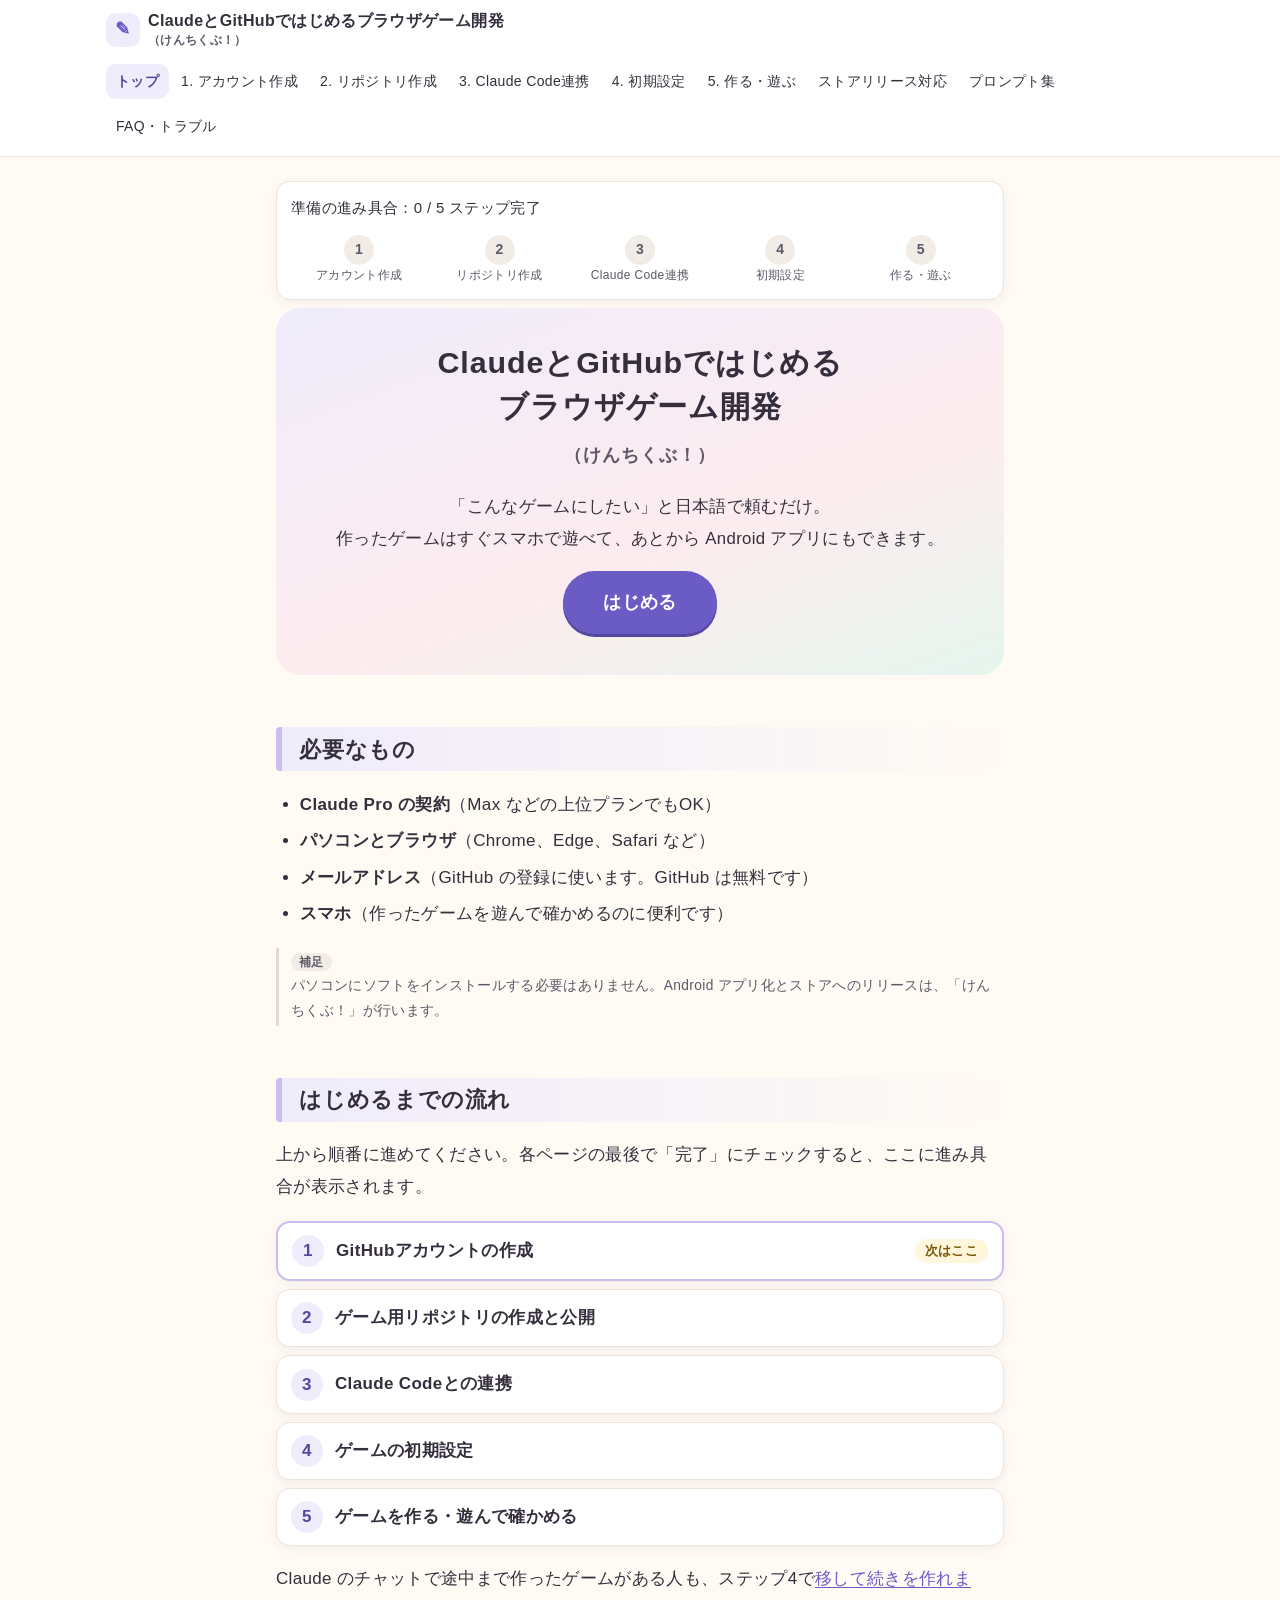
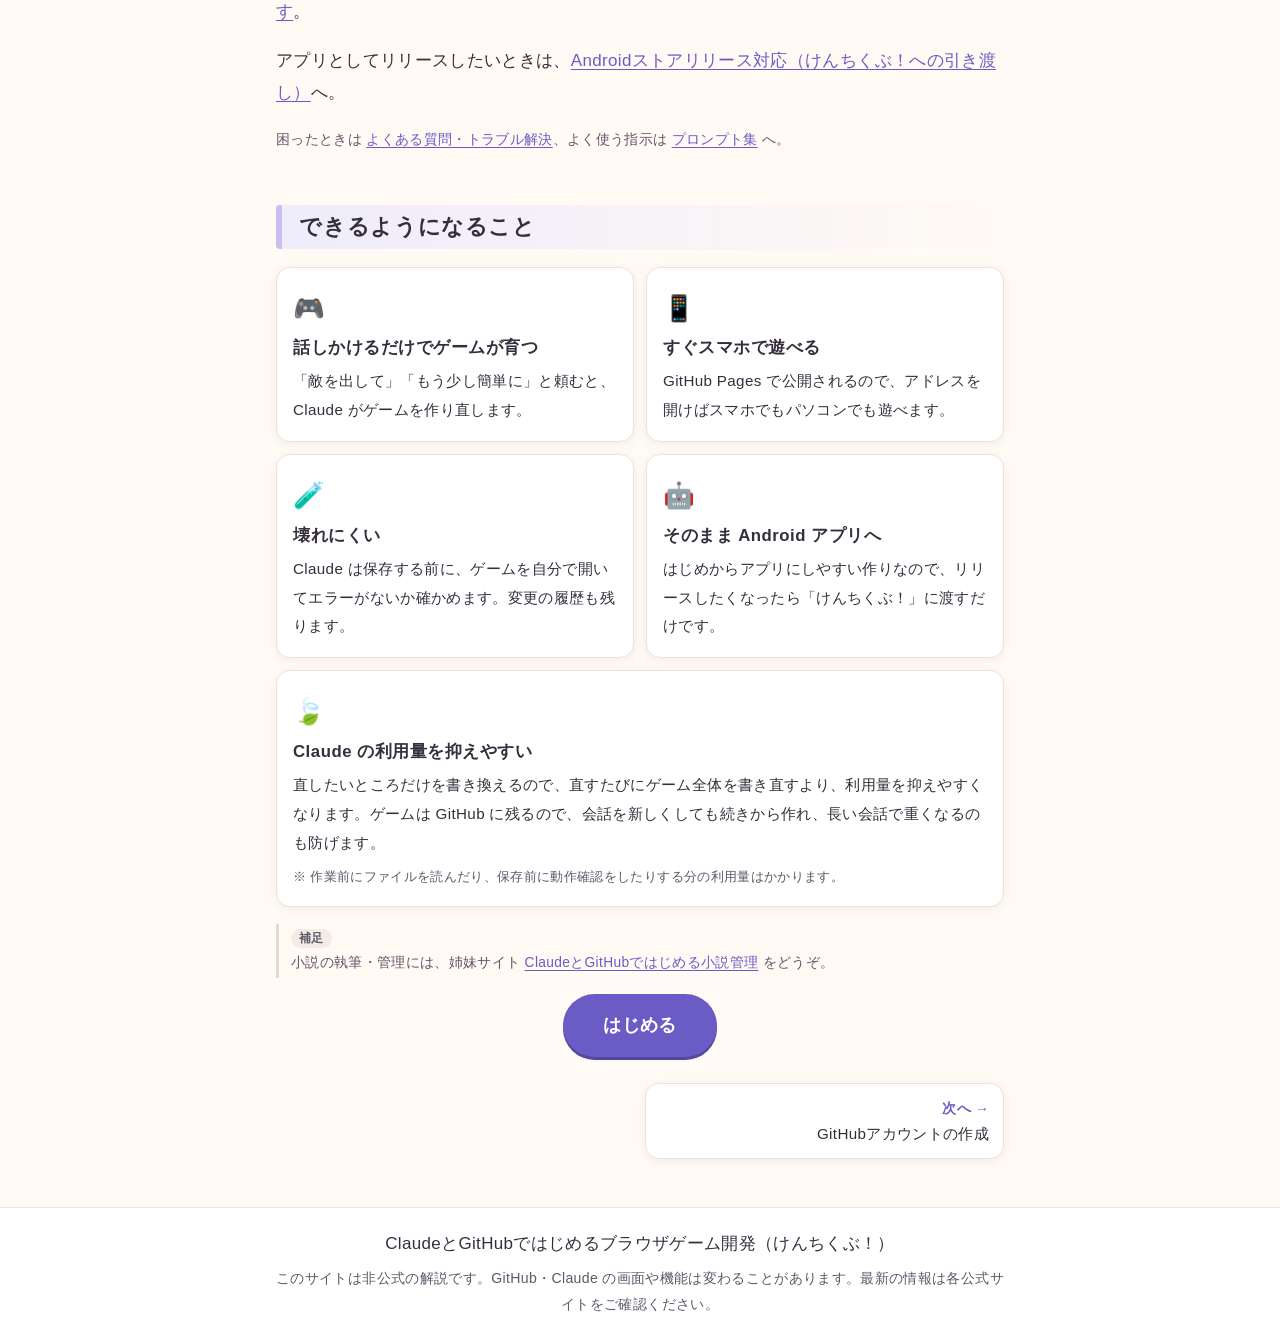
<file: index.html>
<!doctype html>
<html lang="ja">
<head>
<meta charset="utf-8">
<meta name="viewport" content="width=device-width, initial-scale=1">
<title>ClaudeとGitHubではじめるブラウザゲーム開発（けんちくぶ！）</title>
<meta name="description" content="GitHubを使ったことがない人でも、ブラウザだけでClaudeと一緒にHTMLのブラウザゲームを作り、スマホで遊んで確かめ、「けんちくぶ！」がAndroidアプリにできるようになるまでを解説します。">
<link rel="icon" href="favicon.svg" type="image/svg+xml">
<link rel="stylesheet" href="assets/css/style.css">
<script src="assets/js/config.js" defer></script>
<script src="assets/js/prompts.js" defer></script>
<script src="assets/js/main.js" defer></script>
</head>
<body>
<a class="skip-link" href="#main">本文へ移動</a>
<header id="site-header" class="site-header">
  <div class="header-inner"><a class="brand" href="index.html">ClaudeとGitHubではじめるブラウザゲーム開発（けんちくぶ！）</a></div>
</header>

<main id="main">
<div id="progress" class="progress" aria-live="polite"></div>
<noscript><p class="callout callout-warn">このサイトのメニューやコピーボタンを使うには、ブラウザのJavaScriptを有効にしてください。</p></noscript>

<!-- ===== ここから本文 ===== -->
<article>
<section class="hero">
  <h1>ClaudeとGitHubではじめる<br>ブラウザゲーム開発<br><small>（けんちくぶ！）</small></h1>
  <p class="lead">「こんなゲームにしたい」と日本語で頼むだけ。<br>作ったゲームはすぐスマホで遊べて、あとから Android アプリにもできます。</p>
  <p><a class="button button-large" href="github-account.html">はじめる</a></p>
</section>

<h2>必要なもの</h2>
<ul>
  <li><strong>Claude Pro の契約</strong>（Max などの上位プランでもOK）</li>
  <li><strong>パソコンとブラウザ</strong>（Chrome、Edge、Safari など）</li>
  <li><strong>メールアドレス</strong>（GitHub の登録に使います。GitHub は無料です）</li>
  <li><strong>スマホ</strong>（作ったゲームを遊んで確かめるのに便利です）</li>
</ul>
<div class="note"><p>パソコンにソフトをインストールする必要はありません。Android アプリ化とストアへのリリースは、「けんちくぶ！」が行います。</p></div>

<h2>はじめるまでの流れ</h2>
<p>上から順番に進めてください。各ページの最後で「完了」にチェックすると、ここに進み具合が表示されます。</p>
<ol id="step-checklist" class="checklist">
  <li><a href="github-account.html">1. GitHubアカウントの作成</a></li>
  <li><a href="create-repository.html">2. ゲーム用リポジトリの作成と公開</a></li>
  <li><a href="claude-code.html">3. Claude Codeとの連携</a></li>
  <li><a href="initial-setup.html">4. ゲームの初期設定</a></li>
  <li><a href="develop.html">5. ゲームを作る・遊んで確かめる</a></li>
</ol>
<p>Claude のチャットで途中まで作ったゲームがある人も、ステップ4で<a href="initial-setup.html#migrate">移して続きを作れます</a>。</p>
<p>アプリとしてリリースしたいときは、<a href="handoff.html">Androidストアリリース対応（けんちくぶ！への引き渡し）</a>へ。</p>
<p class="small">困ったときは <a href="faq.html">よくある質問・トラブル解決</a>、よく使う指示は <a href="prompts.html">プロンプト集</a> へ。</p>

<h2>できるようになること</h2>
<div class="cards">
  <div class="card"><span class="card-icon" aria-hidden="true">🎮</span><h3>話しかけるだけでゲームが育つ</h3><p>「敵を出して」「もう少し簡単に」と頼むと、Claude がゲームを作り直します。</p></div>
  <div class="card"><span class="card-icon" aria-hidden="true">📱</span><h3>すぐスマホで遊べる</h3><p>GitHub Pages で公開されるので、アドレスを開けばスマホでもパソコンでも遊べます。</p></div>
  <div class="card"><span class="card-icon" aria-hidden="true">🧪</span><h3>壊れにくい</h3><p>Claude は保存する前に、ゲームを自分で開いてエラーがないか確かめます。変更の履歴も残ります。</p></div>
  <div class="card"><span class="card-icon" aria-hidden="true">🤖</span><h3>そのまま Android アプリへ</h3><p>はじめからアプリにしやすい作りなので、リリースしたくなったら「けんちくぶ！」に渡すだけです。</p></div>
  <div class="card card-wide"><span class="card-icon" aria-hidden="true">🍃</span><h3>Claude の利用量を抑えやすい</h3><p>直したいところだけを書き換えるので、直すたびにゲーム全体を書き直すより、利用量を抑えやすくなります。ゲームは GitHub に残るので、会話を新しくしても続きから作れ、長い会話で重くなるのも防げます。</p><p class="small">※ 作業前にファイルを読んだり、保存前に動作確認をしたりする分の利用量はかかります。</p></div>
</div>

<div class="note">
  <p>小説の執筆・管理には、姉妹サイト <a data-link="novelGuide" href="https://zonarouzo.github.io/NovelGitHubGuide/">ClaudeとGitHubではじめる小説管理</a> をどうぞ。</p>
</div>
<p style="text-align:center"><a class="button button-large" href="github-account.html">はじめる</a></p>
</article>
<!-- ===== ここまで本文 ===== -->

<nav id="pager" class="pager" aria-label="前後のページ"></nav>
</main>

<footer id="site-footer" class="site-footer"></footer>
</body>
</html>
</file>
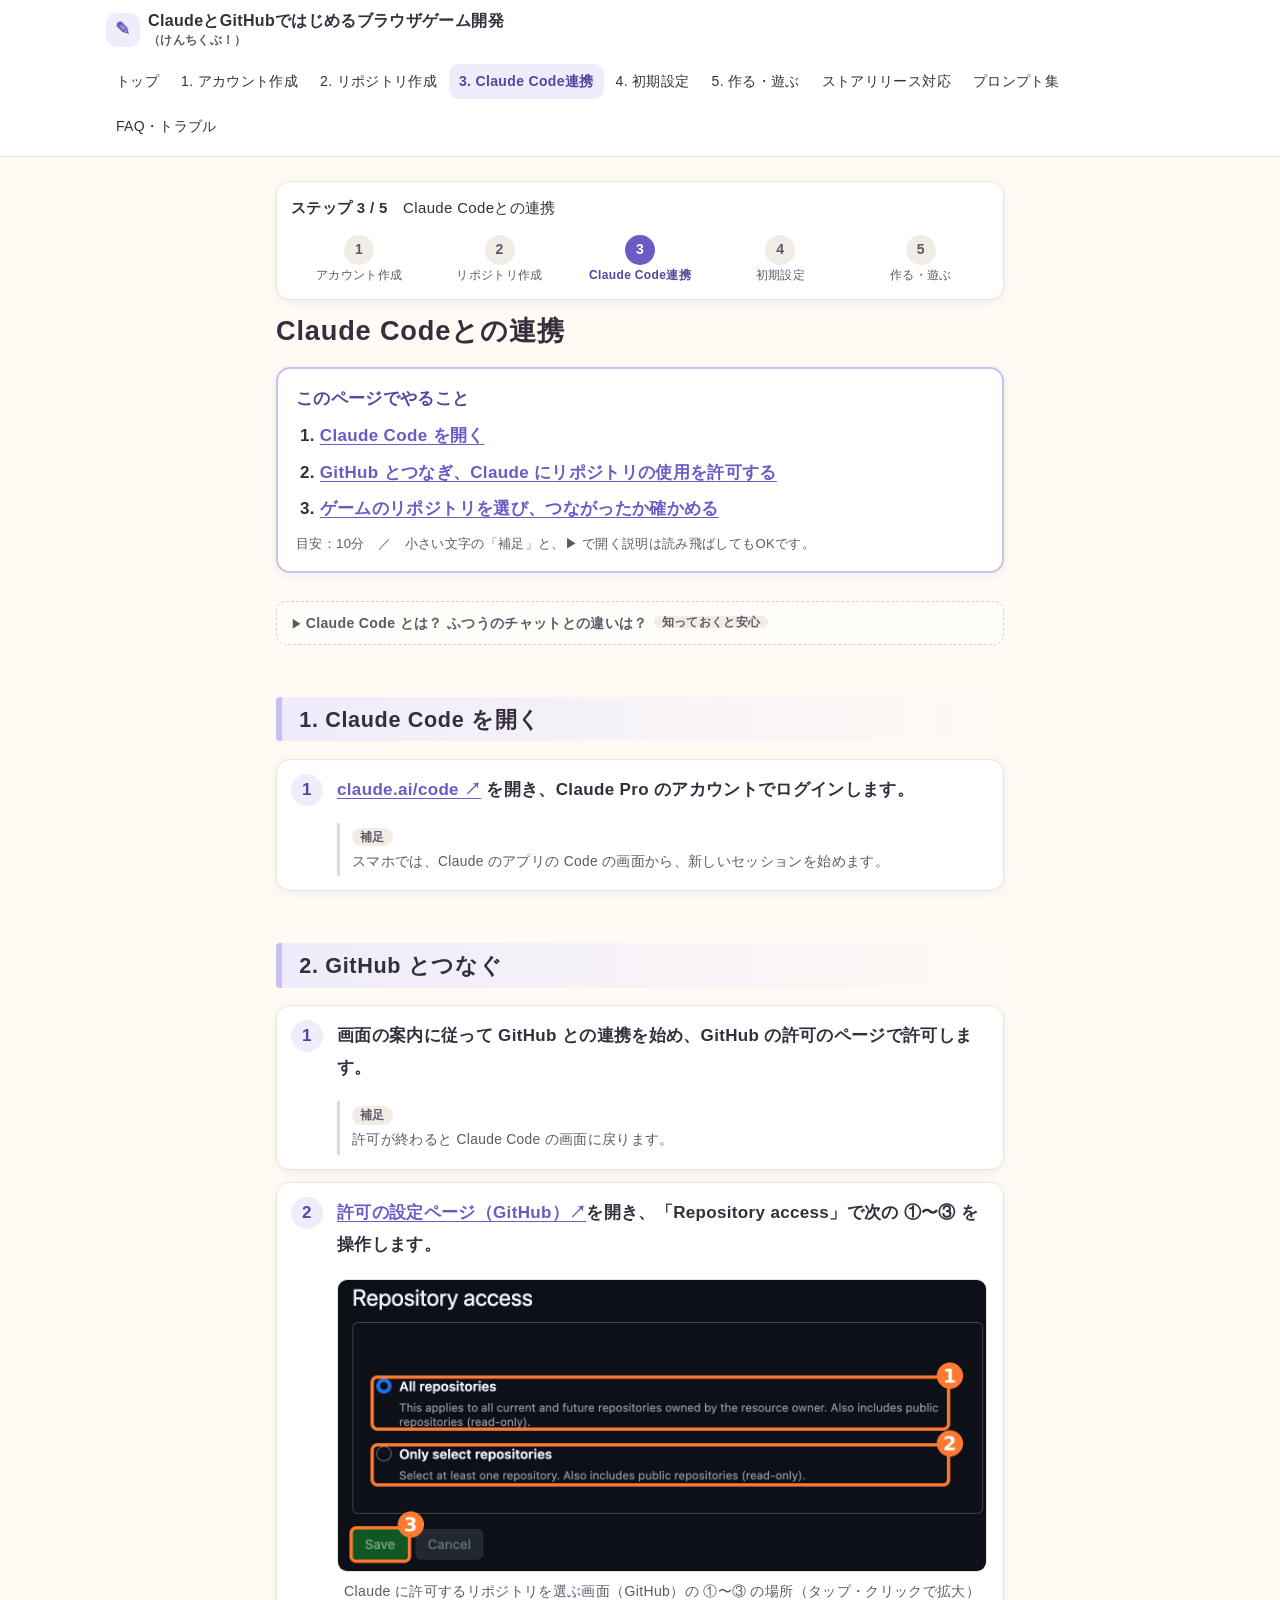
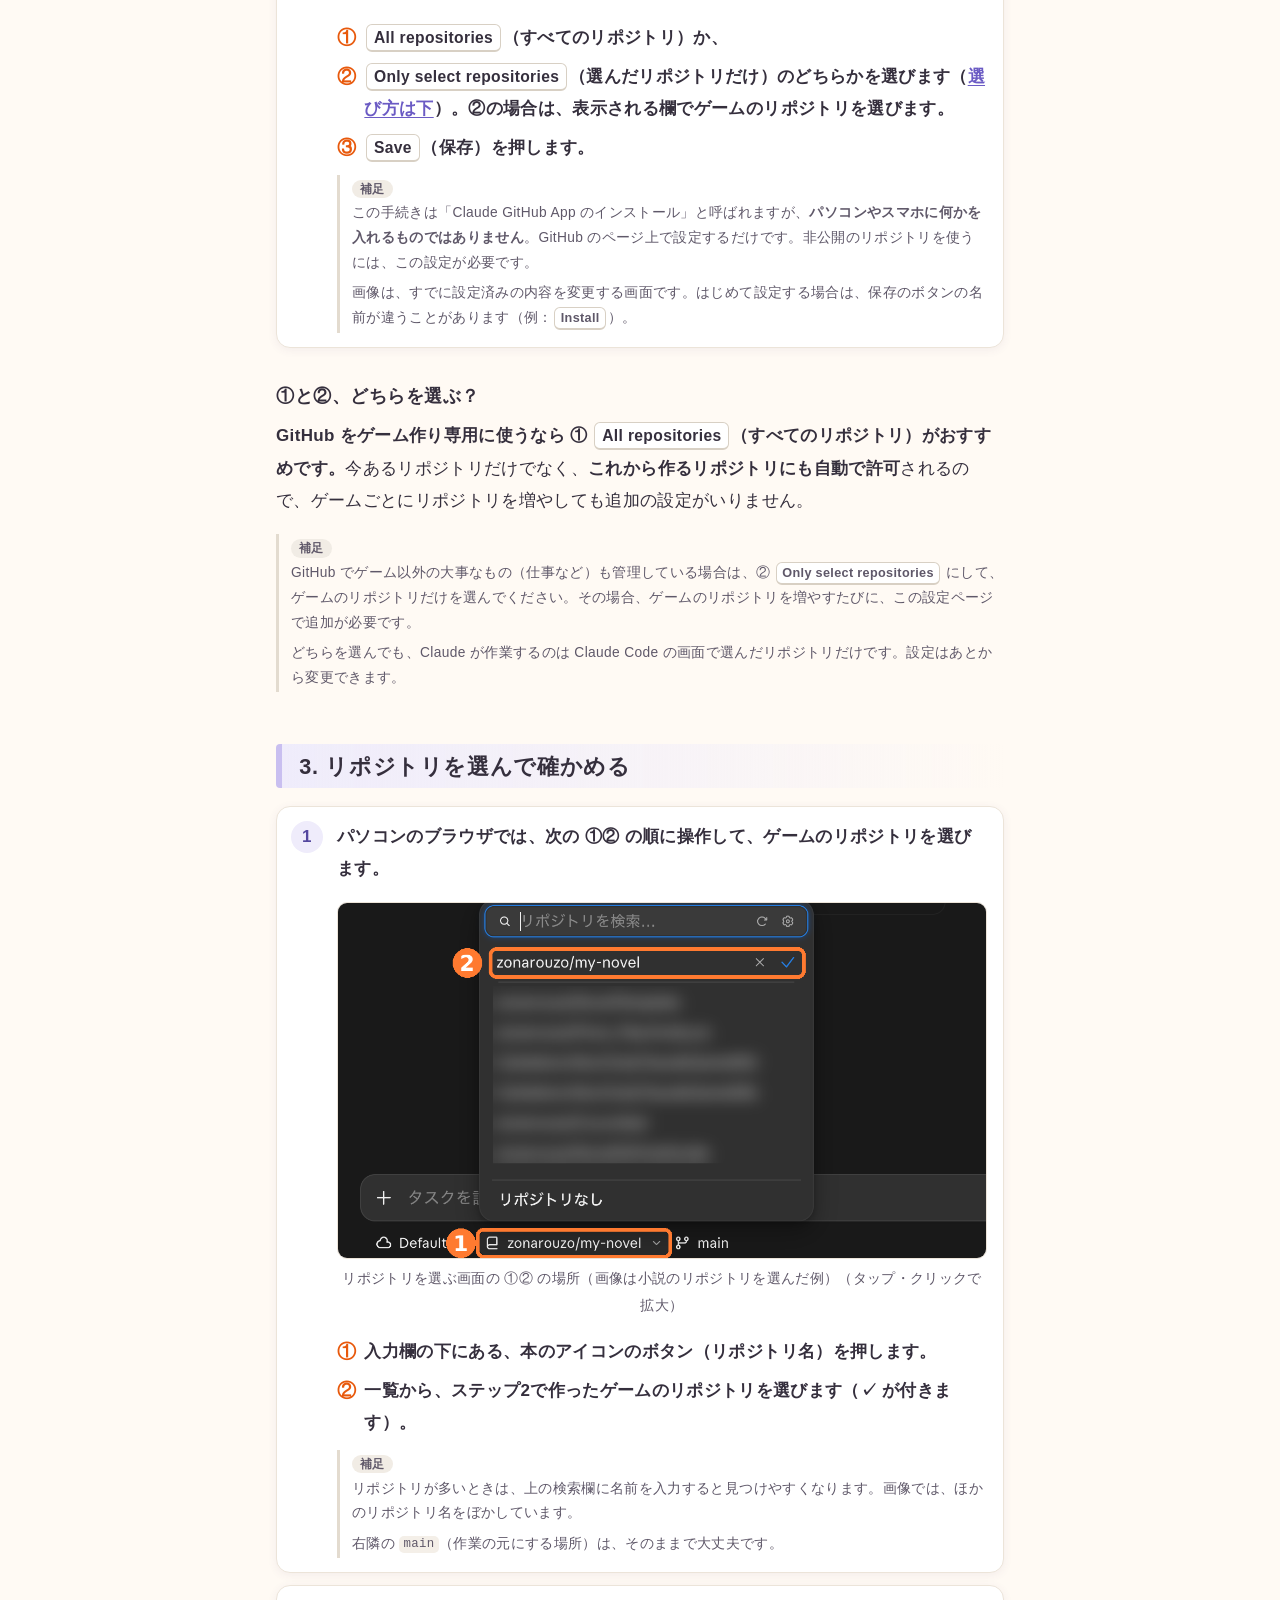
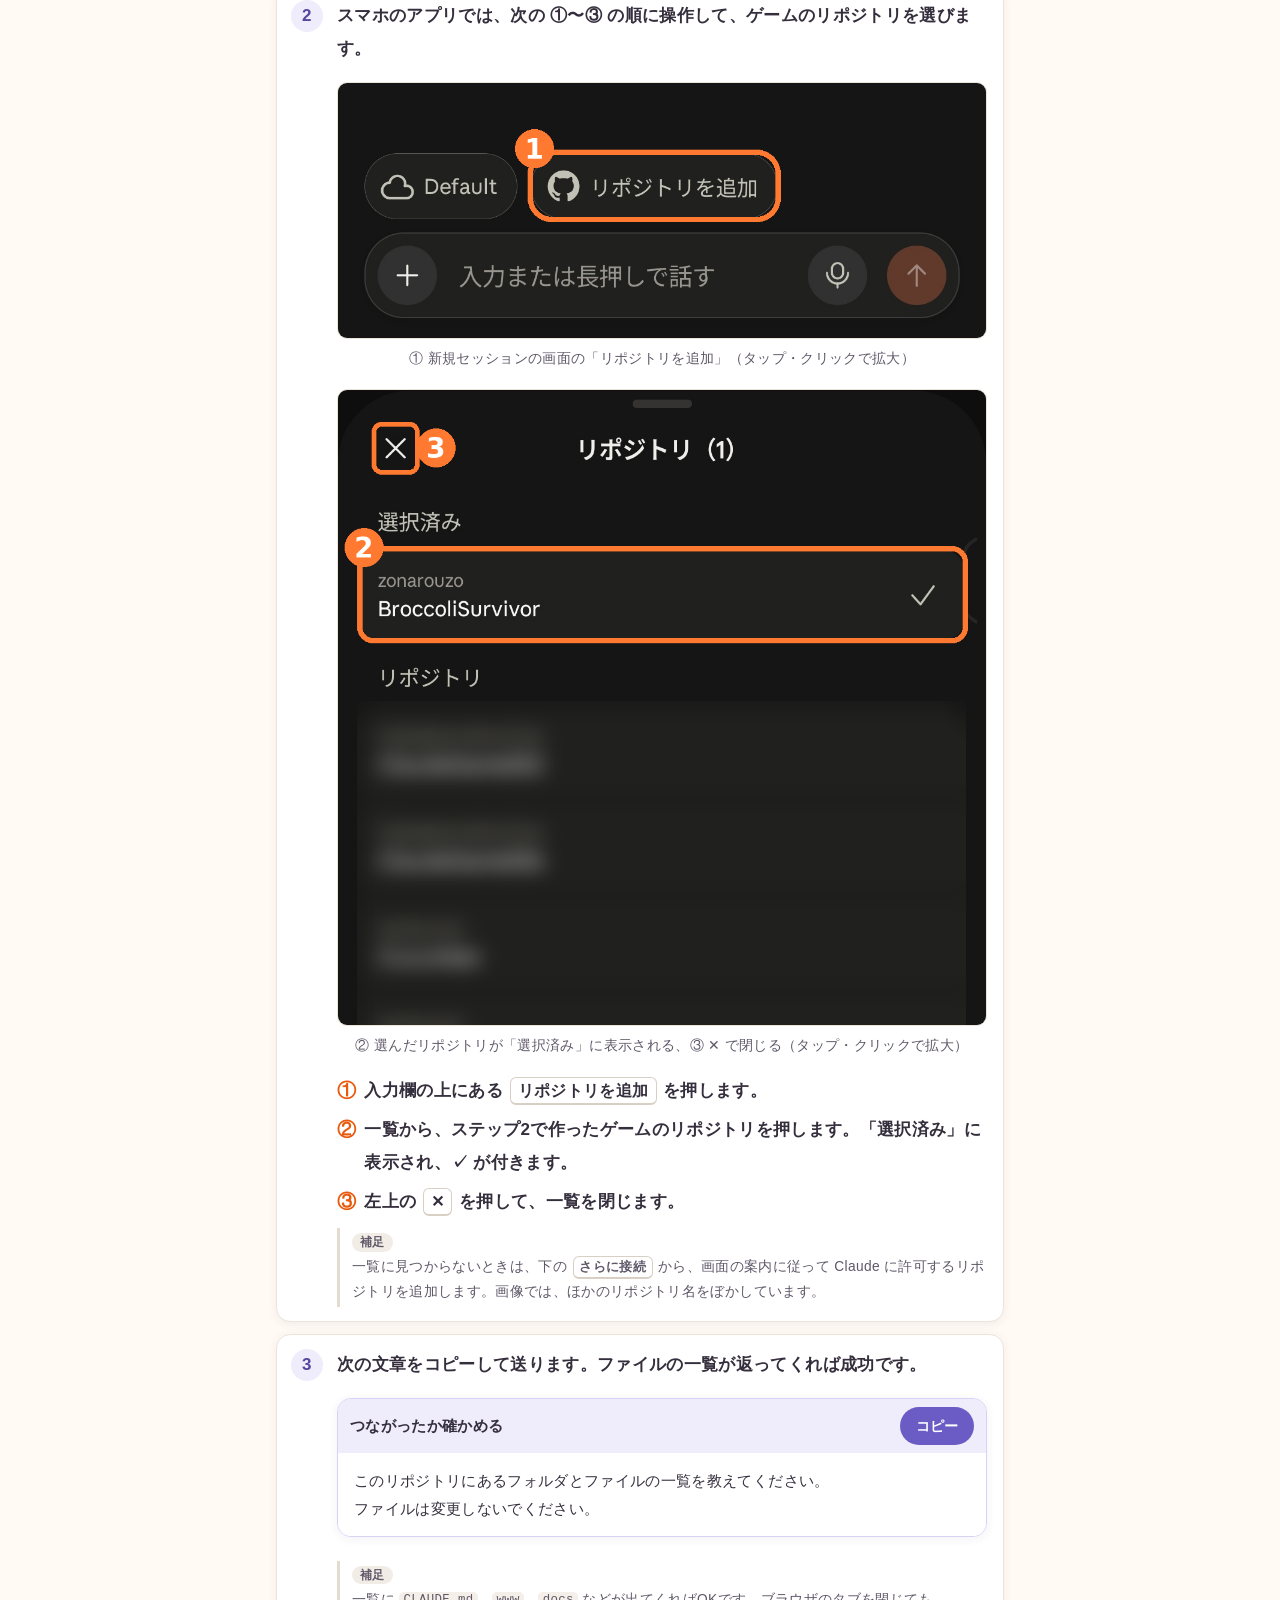
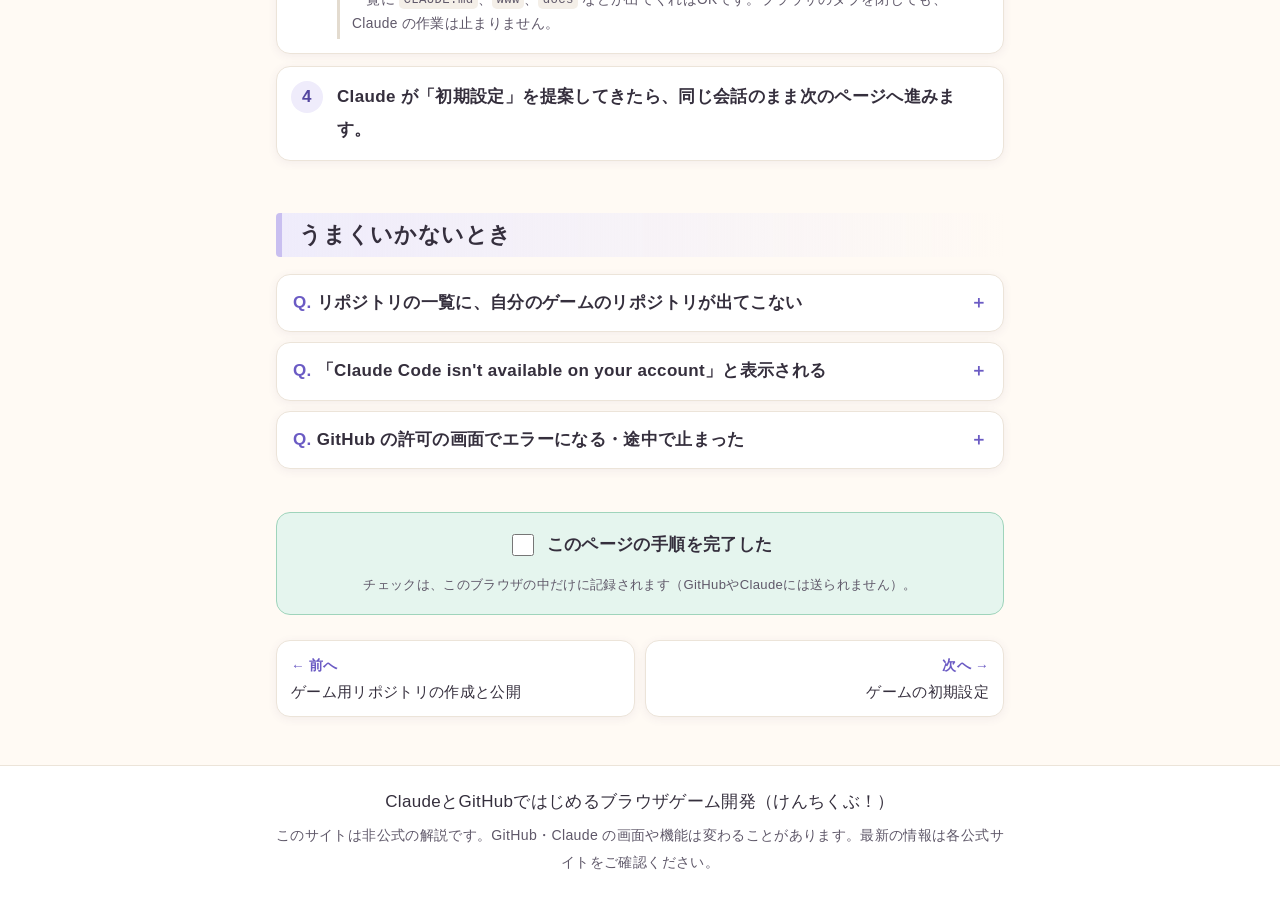
<file: claude-code.html>
<!doctype html>
<html lang="ja">
<head>
<meta charset="utf-8">
<meta name="viewport" content="width=device-width, initial-scale=1">
<title>Claude Codeとの連携｜ClaudeとGitHubではじめるブラウザゲーム開発（けんちくぶ！）</title>
<meta name="description" content="ブラウザ版Claude Codeを開き、GitHubと連携して、作成したゲーム用リポジトリを操作できるようにする方法を説明します。">
<link rel="icon" href="favicon.svg" type="image/svg+xml">
<link rel="stylesheet" href="assets/css/style.css">
<script src="assets/js/config.js" defer></script>
<script src="assets/js/prompts.js" defer></script>
<script src="assets/js/main.js" defer></script>
</head>
<body>
<a class="skip-link" href="#main">本文へ移動</a>
<header id="site-header" class="site-header">
  <div class="header-inner"><a class="brand" href="index.html">ClaudeとGitHubではじめるブラウザゲーム開発（けんちくぶ！）</a></div>
</header>

<main id="main">
<div id="progress" class="progress" aria-live="polite"></div>
<noscript><p class="callout callout-warn">このサイトのメニューやコピーボタンを使うには、ブラウザのJavaScriptを有効にしてください。</p></noscript>

<!-- ===== ここから本文 ===== -->
<article>
<h1>Claude Codeとの連携</h1>

<div class="todo">
  <p class="todo-title">このページでやること</p>
  <ol>
    <li><a href="#open">Claude Code を開く</a></li>
    <li><a href="#connect">GitHub とつなぎ、Claude にリポジトリの使用を許可する</a></li>
    <li><a href="#select">ゲームのリポジトリを選び、つながったか確かめる</a></li>
  </ol>
  <p class="todo-meta">目安：10分　／　小さい文字の「補足」と、▶ で開く説明は読み飛ばしてもOKです。</p>
</div>

<details class="more" id="what">
  <summary>Claude Code とは？ ふつうのチャットとの違いは？<span class="more-tag">知っておくと安心</span></summary>
  <div class="more-body">
    <p>Claude Code は、Claude が<strong>ファイルを直接読んだり、書いたり、保存したりできる</strong>作業モードです。ブラウザ版では、クラウド上の作業スペースにあなたのリポジトリを取り込んで作業します。公式ドキュメントでは、Pro・Max などのプランで利用できると案内されています。</p>
    <div class="table-wrap"><table>
      <tr><th></th><th>ふつうのチャット</th><th>Claude Code</th></tr>
      <tr><td>ファイル</td><td>自分で貼り付ける</td><td>Claude が自分で読む</td></tr>
      <tr><td>書いた文章</td><td>会話に表示されるだけ</td><td>ファイルとして作成・修正</td></tr>
      <tr><td>保存</td><td>自分でコピーして保存</td><td>Claude が GitHub に保存</td></tr>
    </table></div>
    <p>どちらも同じアカウントで使え、利用量はプランの上限を共有します。参考：<a data-link="claudeCodeWebDocs" href="https://code.claude.com/docs/en/web-quickstart">Claude Code 公式ドキュメント（英語）↗</a></p>
  </div>
</details>

<h2 id="open">1. Claude Code を開く</h2>
<ol class="steps">
  <li><p class="step-main"><a data-link="claudeCode" href="https://claude.ai/code">claude.ai/code ↗</a> を開き、Claude Pro のアカウントでログインします。</p>
    <div class="note"><p>スマホでは、Claude のアプリの Code の画面から、新しいセッションを始めます。</p></div>
    <figure class="shot" data-shot="claude-code-top" data-caption="Claude Code の最初の画面"></figure></li>
</ol>

<h2 id="connect">2. GitHub とつなぐ</h2>
<ol class="steps">
  <li><p class="step-main">画面の案内に従って GitHub との連携を始め、GitHub の許可のページで許可します。</p>
    <figure class="shot" data-shot="github-authorize" data-caption="GitHub の許可の画面"></figure>
    <div class="note"><p>許可が終わると Claude Code の画面に戻ります。</p></div></li>
  <li><p class="step-main"><a data-link="claudeGithubApp" href="https://github.com/apps/claude/installations/new">許可の設定ページ（GitHub）↗</a>を開き、「Repository access」で次の ①〜③ を操作します。</p>
    <figure class="shot" data-shot="github-app-install" data-caption="Claude に許可するリポジトリを選ぶ画面（GitHub）の ①〜③ の場所"></figure>
    <ul class="marks">
      <li><span class="mark">①</span><span><span class="ui">All repositories</span>（すべてのリポジトリ）か、</span></li>
      <li><span class="mark">②</span><span><span class="ui">Only select repositories</span>（選んだリポジトリだけ）のどちらかを選びます（<a href="#app-scope">選び方は下</a>）。②の場合は、表示される欄でゲームのリポジトリを選びます。</span></li>
      <li><span class="mark">③</span><span><span class="ui">Save</span>（保存）を押します。</span></li>
    </ul>
    <div class="note">
      <p>この手続きは「Claude GitHub App のインストール」と呼ばれますが、<strong>パソコンやスマホに何かを入れるものではありません</strong>。GitHub のページ上で設定するだけです。非公開のリポジトリを使うには、この設定が必要です。</p>
      <p>画像は、すでに設定済みの内容を変更する画面です。はじめて設定する場合は、保存のボタンの名前が違うことがあります（例：<span class="ui">Install</span>）。</p>
    </div></li>
</ol>

<h3 id="app-scope">①と②、どちらを選ぶ？</h3>
<p><strong>GitHub をゲーム作り専用に使うなら ① <span class="ui">All repositories</span>（すべてのリポジトリ）がおすすめです。</strong>今あるリポジトリだけでなく、<strong>これから作るリポジトリにも自動で許可</strong>されるので、ゲームごとにリポジトリを増やしても追加の設定がいりません。</p>
<div class="note">
  <p>GitHub でゲーム以外の大事なもの（仕事など）も管理している場合は、② <span class="ui">Only select repositories</span> にして、ゲームのリポジトリだけを選んでください。その場合、ゲームのリポジトリを増やすたびに、この設定ページで追加が必要です。</p>
  <p>どちらを選んでも、Claude が作業するのは Claude Code の画面で選んだリポジトリだけです。設定はあとから変更できます。</p>
</div>

<h2 id="select">3. リポジトリを選んで確かめる</h2>
<ol class="steps">
  <li><p class="step-main"><strong>パソコンのブラウザ</strong>では、次の ①② の順に操作して、ゲームのリポジトリを選びます。</p>
    <figure class="shot" data-shot="claude-code-repo-select" data-caption="リポジトリを選ぶ画面の ①② の場所（画像は小説のリポジトリを選んだ例）"></figure>
    
    <ul class="marks">
      <li><span class="mark">①</span><span>入力欄の下にある、<strong>本のアイコンのボタン</strong>（リポジトリ名）を押します。</span></li>
      <li><span class="mark">②</span><span>一覧から、<strong>ステップ2で作ったゲームのリポジトリ</strong>を選びます（✓ が付きます）。</span></li>
    </ul>
    <div class="note">
      <p>リポジトリが多いときは、上の検索欄に名前を入力すると見つけやすくなります。画像では、ほかのリポジトリ名をぼかしています。</p>
      <p>右隣の <code>main</code>（作業の元にする場所）は、そのままで大丈夫です。</p>
    </div></li>
  <li id="select-app"><p class="step-main"><strong>スマホのアプリ</strong>では、次の ①〜③ の順に操作して、ゲームのリポジトリを選びます。</p>
    <figure class="shot" data-shot="app-repo-add" data-caption="① 新規セッションの画面の「リポジトリを追加」"></figure>
    <figure class="shot" data-shot="app-repo-select" data-caption="② 選んだリポジトリが「選択済み」に表示される、③ ✕ で閉じる"></figure>
    <ul class="marks">
      <li><span class="mark">①</span><span>入力欄の上にある <span class="ui">リポジトリを追加</span> を押します。</span></li>
      <li><span class="mark">②</span><span>一覧から、ステップ2で作ったゲームのリポジトリを押します。「選択済み」に表示され、✓ が付きます。</span></li>
      <li><span class="mark">③</span><span>左上の <span class="ui">✕</span> を押して、一覧を閉じます。</span></li>
    </ul>
    <div class="note"><p>一覧に見つからないときは、下の <span class="ui">さらに接続</span> から、画面の案内に従って Claude に許可するリポジトリを追加します。画像では、ほかのリポジトリ名をぼかしています。</p></div></li>
  <li id="test"><p class="step-main">次の文章をコピーして送ります。ファイルの一覧が返ってくれば成功です。</p>
    <div data-prompt="connect-check"></div>
    <div class="note"><p>一覧に <code>CLAUDE.md</code>、<code>www</code>、<code>docs</code> などが出てくればOKです。ブラウザのタブを閉じても、Claude の作業は止まりません。</p></div></li>
  <li><p class="step-main">Claude が「初期設定」を提案してきたら、<strong>同じ会話のまま次のページへ</strong>進みます。</p></li>
</ol>

<h2 id="trouble">うまくいかないとき</h2>
<details class="faq">
  <summary>リポジトリの一覧に、自分のゲームのリポジトリが出てこない</summary>
  <div class="answer">
    <p>Claude にそのリポジトリの使用が許可されていない可能性があります。</p>
    <ol>
      <li><a data-link="claudeGithubApp" href="https://github.com/apps/claude/installations/new">許可の設定ページ（GitHub）↗</a>を開きます。</li>
      <li>自分のアカウントを選び、ゲームのリポジトリが許可に含まれているか確認します。なければ追加して保存します。</li>
      <li>Claude Code の画面を再読み込みします。</li>
    </ol>
  </div>
</details>
<details class="faq">
  <summary>「Claude Code isn't available on your account」と表示される</summary>
  <div class="answer">
    <p>Claude Pro（または上位プラン）のアカウントでログインしているか確認してください。会社などの組織アカウントの場合は、管理者の設定が必要なことがあります。</p>
  </div>
</details>
<details class="faq">
  <summary>GitHub の許可の画面でエラーになる・途中で止まった</summary>
  <div class="answer">
    <p>GitHub に正しいアカウントでログインしているか確認し、Claude Code のページを開き直して連携をやり直してください。</p>
  </div>
</details>
</article>
<!-- ===== ここまで本文 ===== -->

<div id="step-done" class="step-done"></div>
<nav id="pager" class="pager" aria-label="前後のページ"></nav>
</main>

<footer id="site-footer" class="site-footer"></footer>
</body>
</html>
</file>
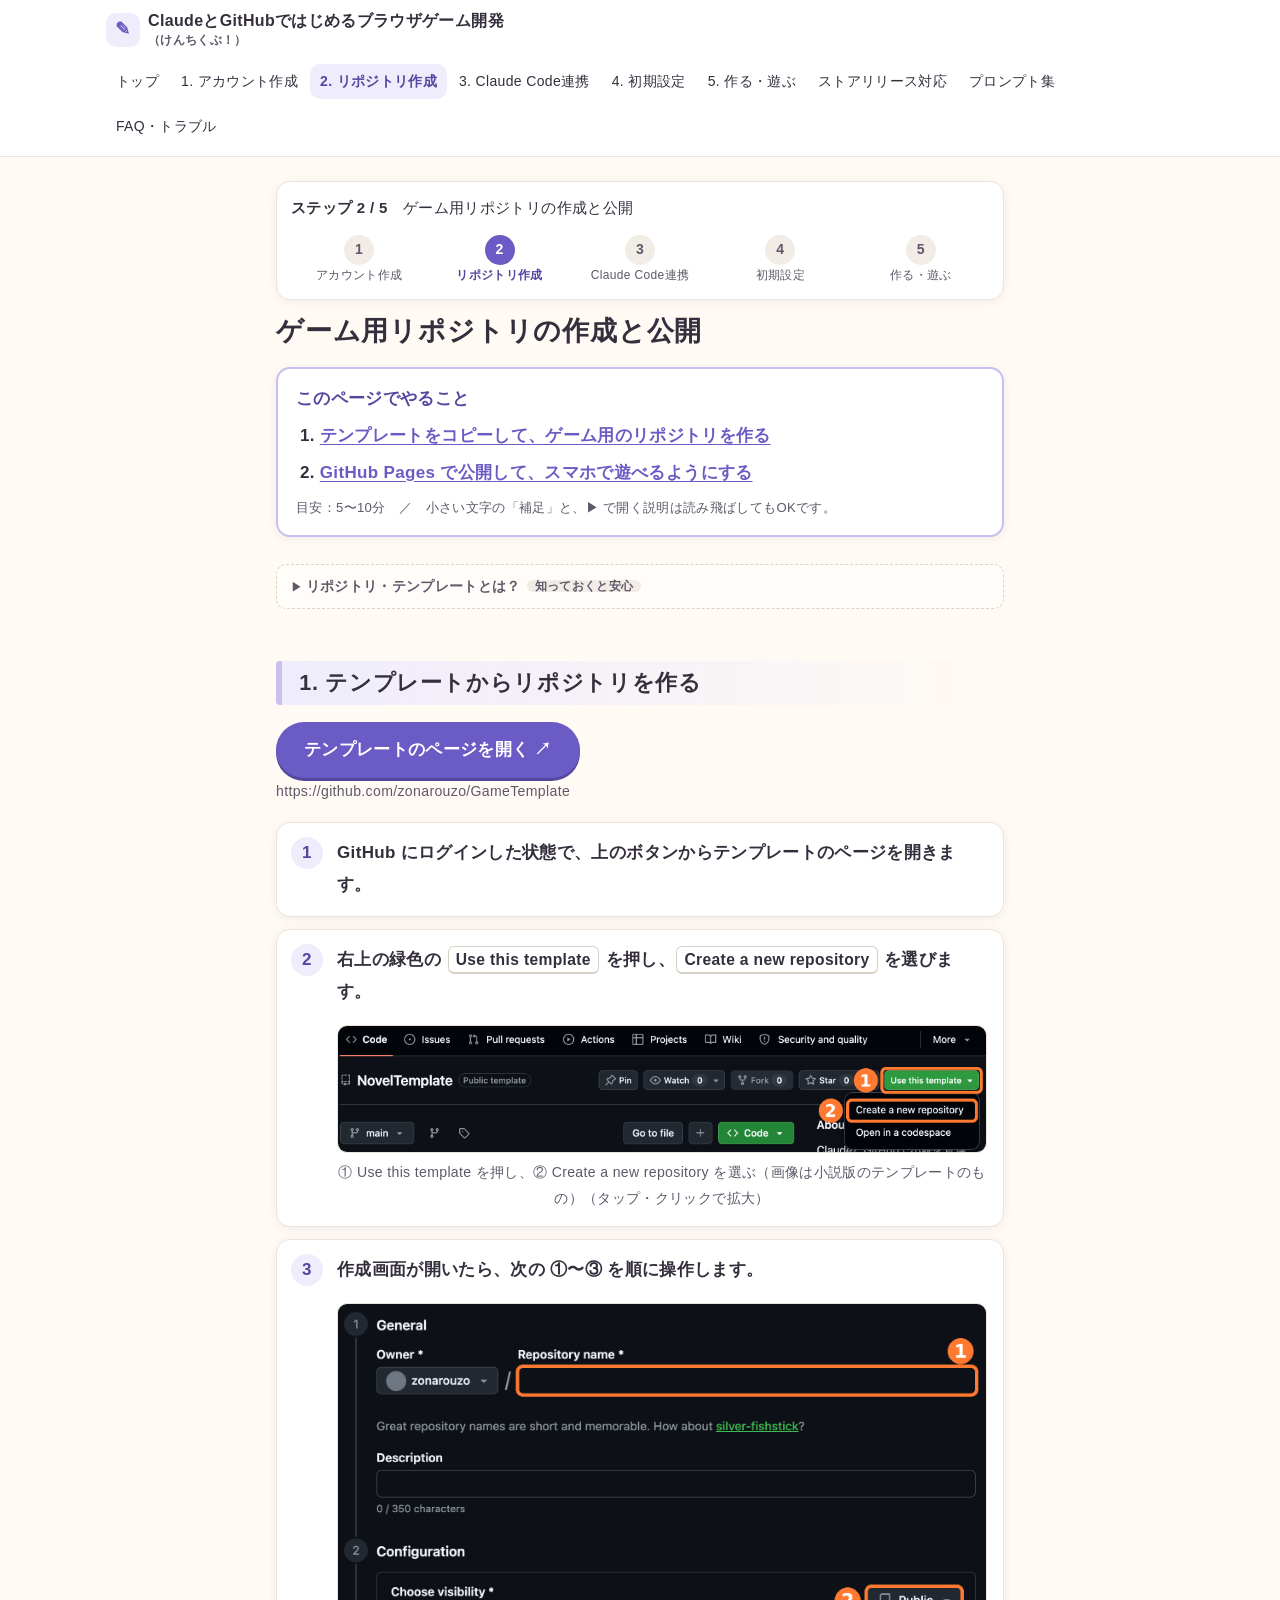
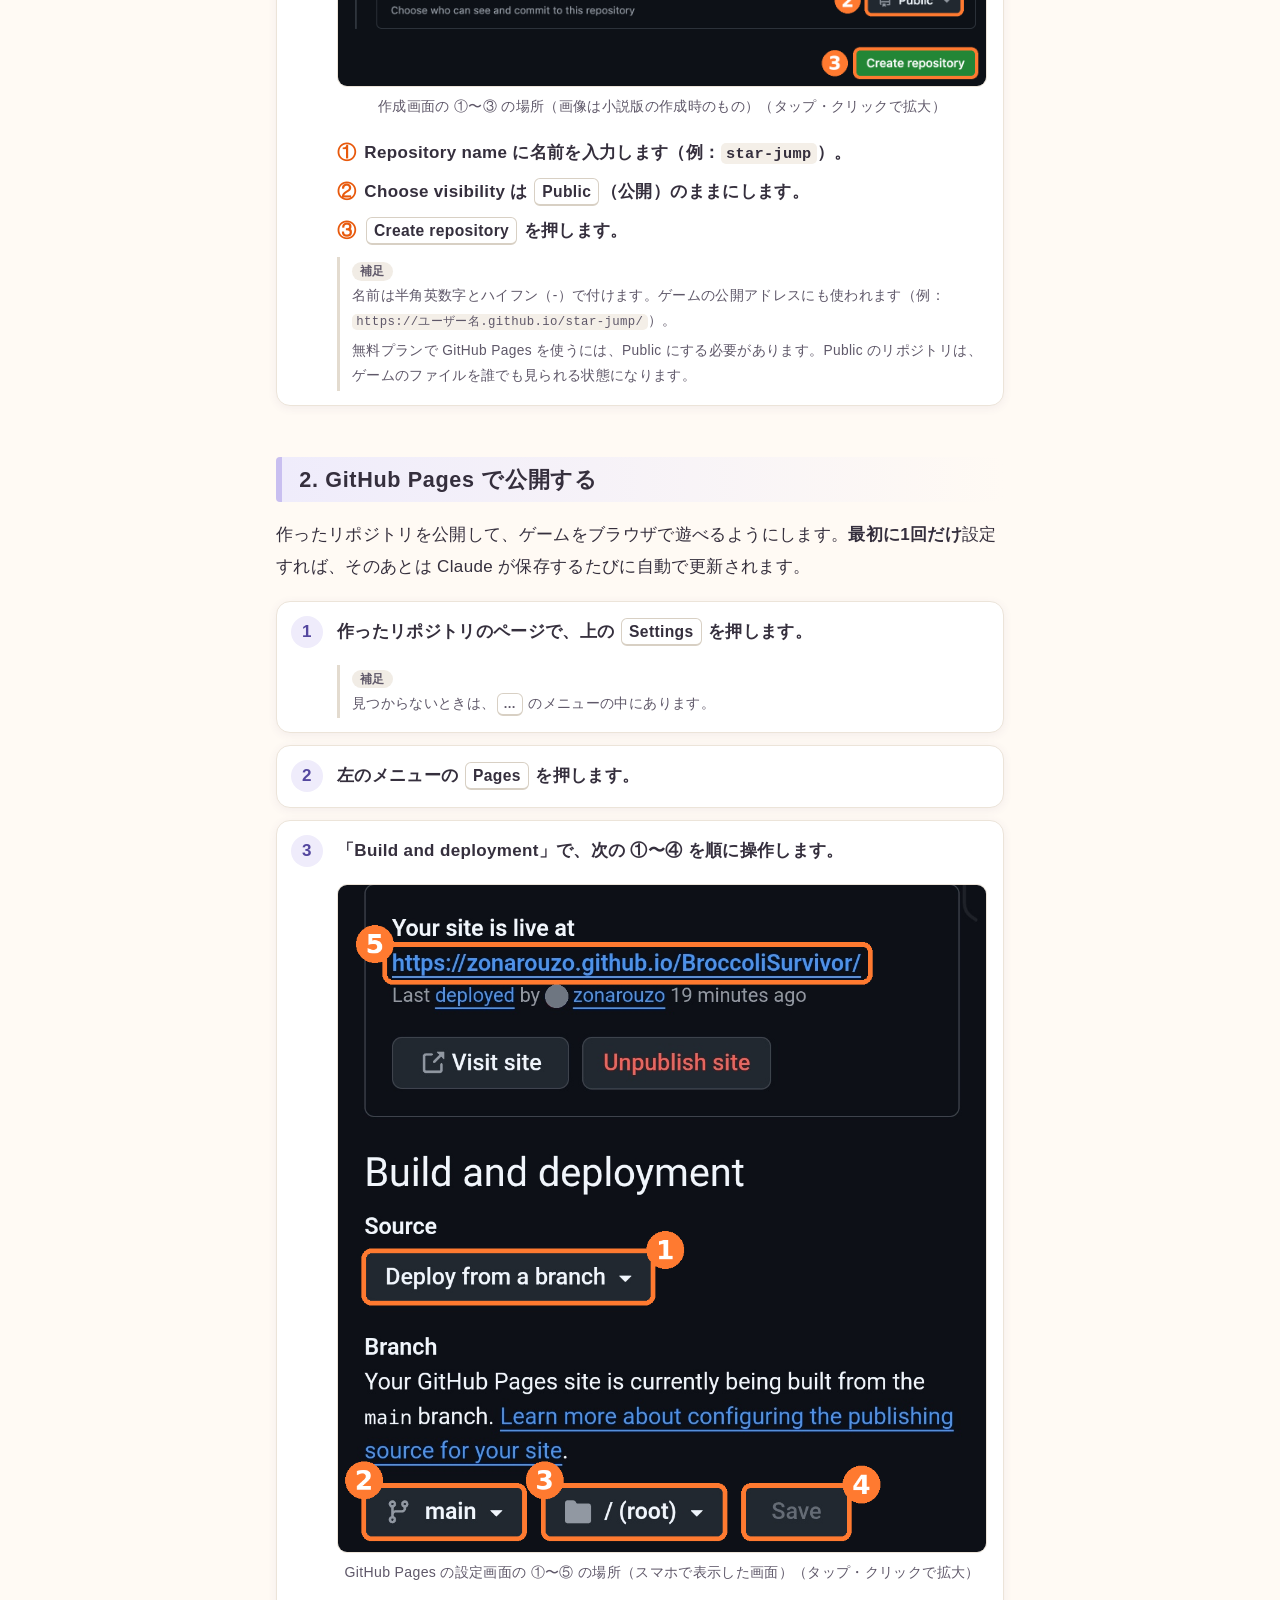
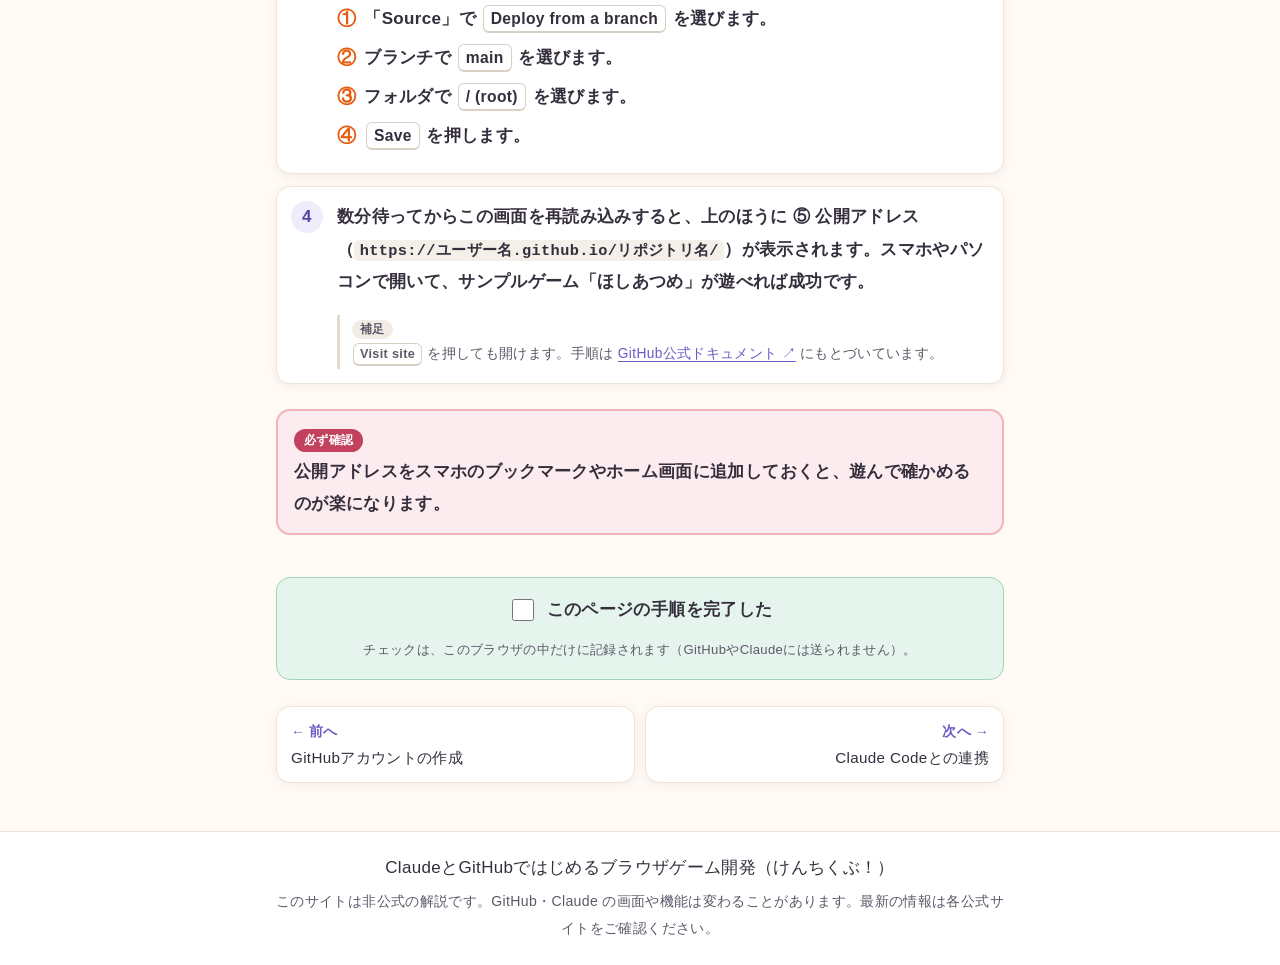
<file: create-repository.html>
<!doctype html>
<html lang="ja">
<head>
<meta charset="utf-8">
<meta name="viewport" content="width=device-width, initial-scale=1">
<title>ゲーム用リポジトリの作成と公開｜ClaudeとGitHubではじめるブラウザゲーム開発（けんちくぶ！）</title>
<meta name="description" content="テンプレートをコピーして自分のゲーム用リポジトリを作り、GitHub Pagesで公開してスマホで遊べるようにする方法を説明します。">
<link rel="icon" href="favicon.svg" type="image/svg+xml">
<link rel="stylesheet" href="assets/css/style.css">
<script src="assets/js/config.js" defer></script>
<script src="assets/js/prompts.js" defer></script>
<script src="assets/js/main.js" defer></script>
</head>
<body>
<a class="skip-link" href="#main">本文へ移動</a>
<header id="site-header" class="site-header">
  <div class="header-inner"><a class="brand" href="index.html">ClaudeとGitHubではじめるブラウザゲーム開発（けんちくぶ！）</a></div>
</header>

<main id="main">
<div id="progress" class="progress" aria-live="polite"></div>
<noscript><p class="callout callout-warn">このサイトのメニューやコピーボタンを使うには、ブラウザのJavaScriptを有効にしてください。</p></noscript>

<!-- ===== ここから本文 ===== -->
<article>
<h1>ゲーム用リポジトリの作成と公開</h1>

<div class="todo">
  <p class="todo-title">このページでやること</p>
  <ol>
    <li><a href="#template">テンプレートをコピーして、ゲーム用のリポジトリを作る</a></li>
    <li><a href="#pages">GitHub Pages で公開して、スマホで遊べるようにする</a></li>
  </ol>
  <p class="todo-meta">目安：5〜10分　／　小さい文字の「補足」と、▶ で開く説明は読み飛ばしてもOKです。</p>
</div>

<details class="more" id="what">
  <summary>リポジトリ・テンプレートとは？<span class="more-tag">知っておくと安心</span></summary>
  <div class="more-body">
    <p><strong>リポジトリ</strong>は、GitHub の中の「保管箱」です。<strong>1つのリポジトリに、ゲームを1本</strong>入れます。</p>
    <p><strong>テンプレート</strong>は、ゲーム作りに必要なフォルダや Claude 用のルール（<code>CLAUDE.md</code>）、サンプルゲームが入った「ひな形」です。</p>
    <div class="table-wrap"><table>
      <tr><th>フォルダ・ファイル</th><th>入っているもの</th></tr>
      <tr><td><code>www/</code></td><td>ゲーム本体（Android アプリにするときは、このフォルダが使われます）</td></tr>
      <tr><td><code>docs/</code></td><td>ゲーム企画書、素材の出典、Android 化メモ</td></tr>
      <tr><td><code>tools/</code></td><td>動作確認の道具（Claude が使います）</td></tr>
      <tr><td><code>CLAUDE.md</code></td><td>Claude が守る作業ルール</td></tr>
    </table></div>
  </div>
</details>

<h2 id="template">1. テンプレートからリポジトリを作る</h2>
<div data-template-link></div>
<ol class="steps">
  <li><p class="step-main">GitHub にログインした状態で、上のボタンからテンプレートのページを開きます。</p></li>
  <li><p class="step-main">右上の緑色の <span class="ui">Use this template</span> を押し、<span class="ui">Create a new repository</span> を選びます。</p>
    <figure class="shot" data-shot="template-use-button" data-caption="① Use this template を押し、② Create a new repository を選ぶ（画像は小説版のテンプレートのもの）"></figure></li>
  <li id="name"><p class="step-main">作成画面が開いたら、次の ①〜③ を順に操作します。</p>
    <figure class="shot" data-shot="template-create-form" data-caption="作成画面の ①〜③ の場所（画像は小説版の作成時のもの）"></figure>
    <ul class="marks">
      <li><span class="mark">①</span><span><strong>Repository name</strong> に名前を入力します（例：<code>star-jump</code>）。</span></li>
      <li><span class="mark">②</span><span><strong>Choose visibility</strong> は <span class="ui">Public</span>（公開）のままにします。</span></li>
      <li><span class="mark">③</span><span><span class="ui">Create repository</span> を押します。</span></li>
    </ul>
    <div class="note">
      <p>名前は半角英数字とハイフン（-）で付けます。ゲームの公開アドレスにも使われます（例：<code>https://ユーザー名.github.io/star-jump/</code>）。</p>
      <p>無料プランで GitHub Pages を使うには、Public にする必要があります。Public のリポジトリは、ゲームのファイルを誰でも見られる状態になります。</p>
    </div></li>
</ol>

<h2 id="pages">2. GitHub Pages で公開する</h2>
<p>作ったリポジトリを公開して、ゲームをブラウザで遊べるようにします。<strong>最初に1回だけ</strong>設定すれば、そのあとは Claude が保存するたびに自動で更新されます。</p>
<ol class="steps">
  <li><p class="step-main">作ったリポジトリのページで、上の <span class="ui">Settings</span> を押します。</p>
    <div class="note"><p>見つからないときは、<span class="ui">…</span> のメニューの中にあります。</p></div></li>
  <li><p class="step-main">左のメニューの <span class="ui">Pages</span> を押します。</p></li>
  <li id="pages-form"><p class="step-main">「Build and deployment」で、次の ①〜④ を順に操作します。</p>
    <figure class="shot" data-shot="pages-settings" data-caption="GitHub Pages の設定画面の ①〜⑤ の場所（スマホで表示した画面）"></figure>
    <ul class="marks">
      <li><span class="mark">①</span><span>「Source」で <span class="ui">Deploy from a branch</span> を選びます。</span></li>
      <li><span class="mark">②</span><span>ブランチで <span class="ui">main</span> を選びます。</span></li>
      <li><span class="mark">③</span><span>フォルダで <span class="ui">/ (root)</span> を選びます。</span></li>
      <li><span class="mark">④</span><span><span class="ui">Save</span> を押します。</span></li>
    </ul></li>
  <li><p class="step-main">数分待ってからこの画面を再読み込みすると、上のほうに ⑤ 公開アドレス（<code>https://ユーザー名.github.io/リポジトリ名/</code>）が表示されます。スマホやパソコンで開いて、サンプルゲーム「ほしあつめ」が遊べれば成功です。</p>
    <div class="note"><p><span class="ui">Visit site</span> を押しても開けます。手順は <a data-link="githubDocsPages" href="https://docs.github.com/ja/pages/getting-started-with-github-pages/configuring-a-publishing-source-for-your-github-pages-site">GitHub公式ドキュメント ↗</a> にもとづいています。</p></div></li>
</ol>
<div class="must">
  <p>公開アドレスをスマホのブックマークやホーム画面に追加しておくと、遊んで確かめるのが楽になります。</p>
</div>
</article>
<!-- ===== ここまで本文 ===== -->

<div id="step-done" class="step-done"></div>
<nav id="pager" class="pager" aria-label="前後のページ"></nav>
</main>

<footer id="site-footer" class="site-footer"></footer>
</body>
</html>
</file>
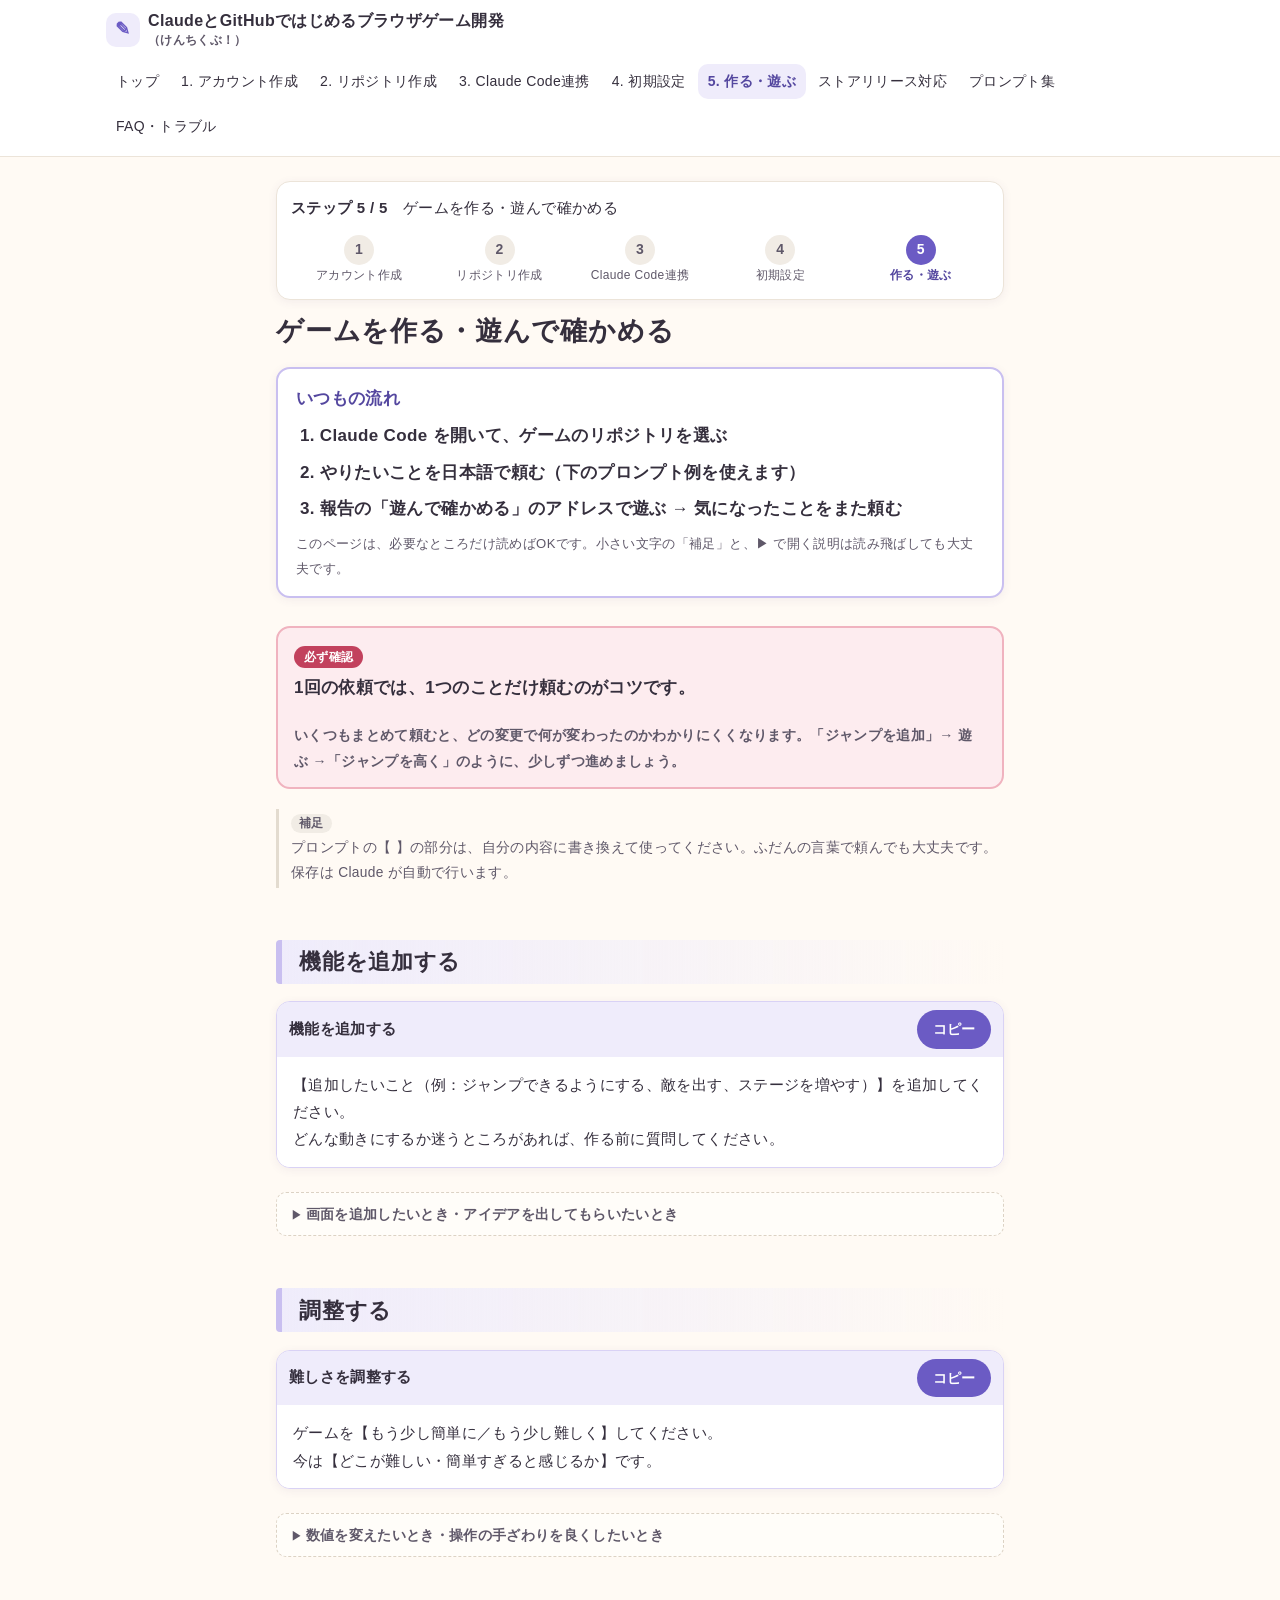
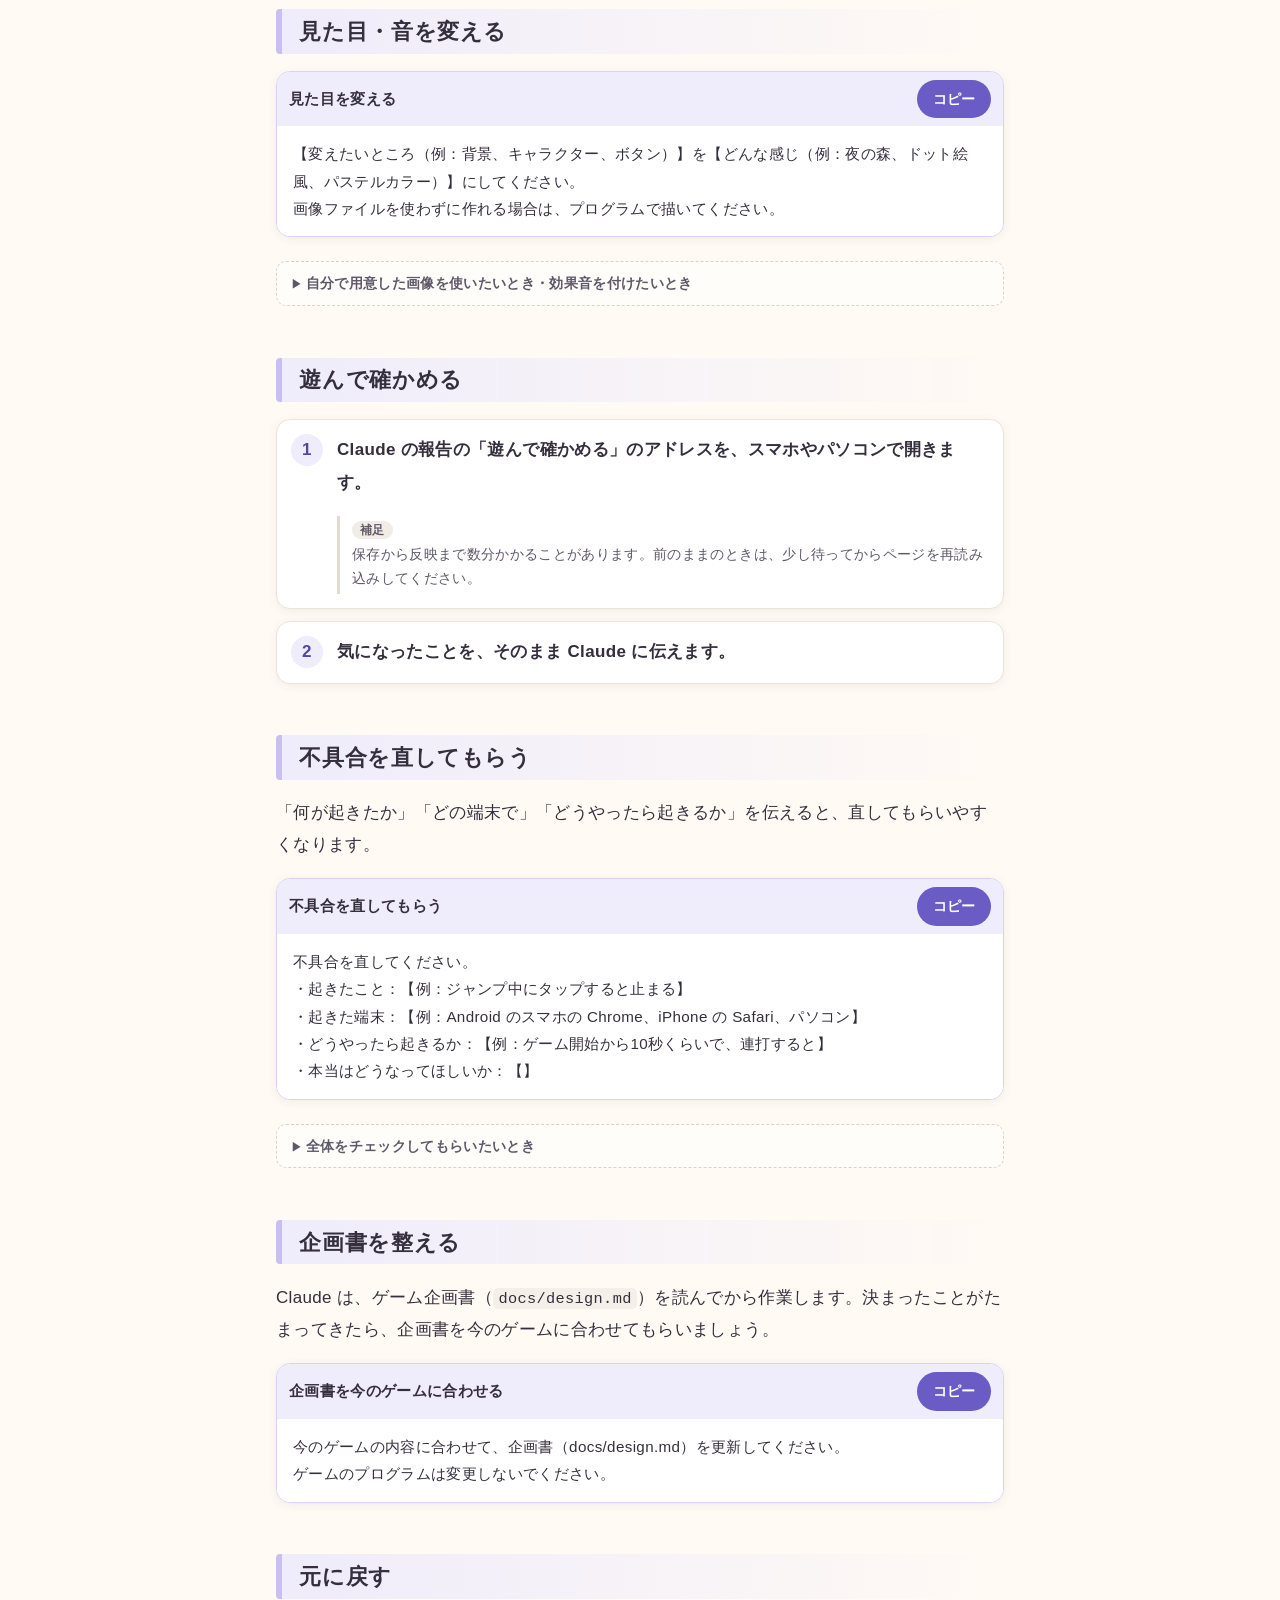
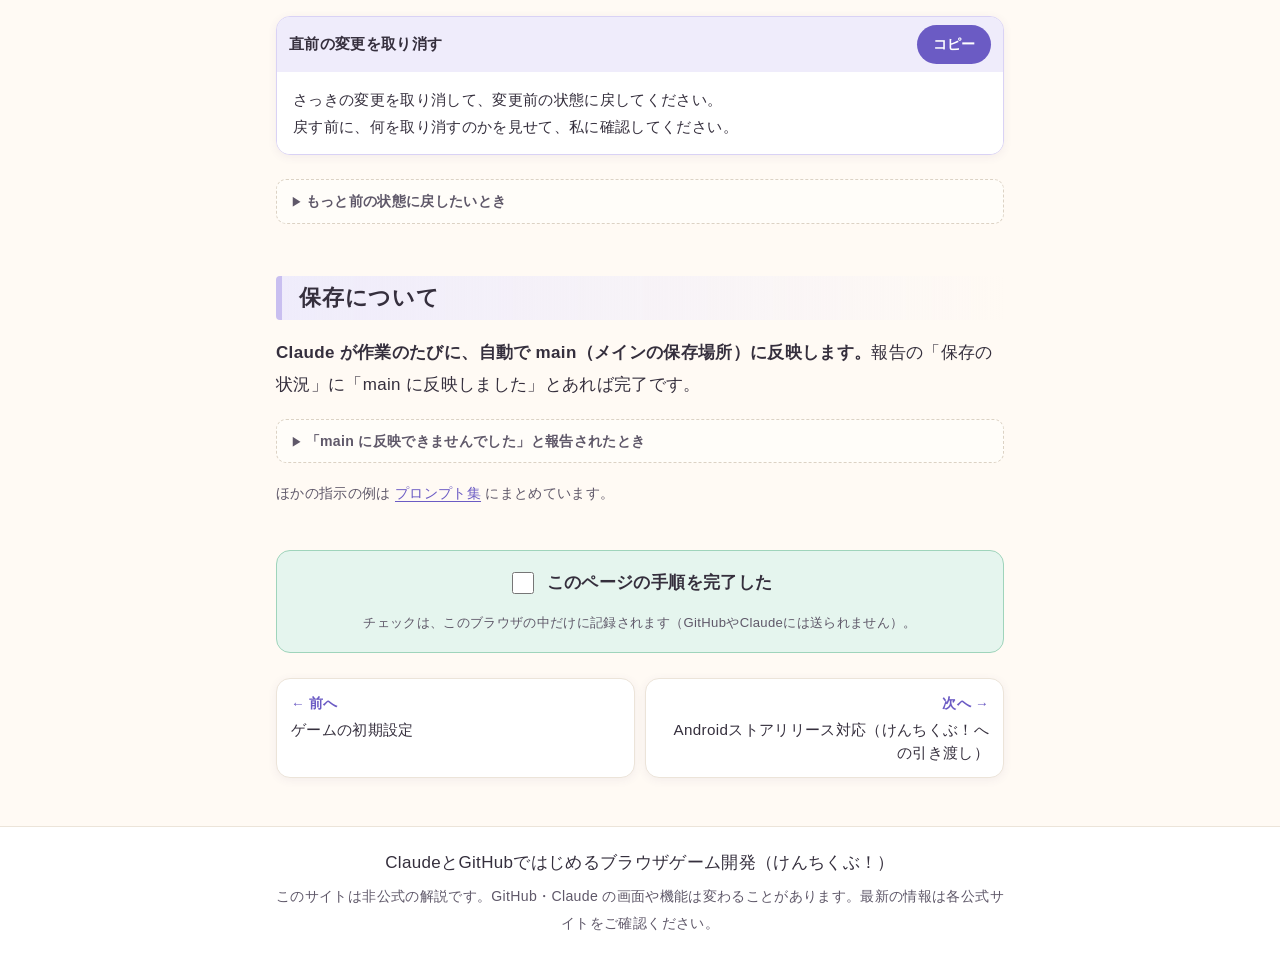
<file: develop.html>
<!doctype html>
<html lang="ja">
<head>
<meta charset="utf-8">
<meta name="viewport" content="width=device-width, initial-scale=1">
<title>ゲームを作る・遊んで確かめる｜ClaudeとGitHubではじめるブラウザゲーム開発（けんちくぶ！）</title>
<meta name="description" content="機能の追加、調整、見た目や音の変更、不具合の伝え方、遊んで確かめる方法、元に戻す方法を、プロンプト例つきで説明します。">
<link rel="icon" href="favicon.svg" type="image/svg+xml">
<link rel="stylesheet" href="assets/css/style.css">
<script src="assets/js/config.js" defer></script>
<script src="assets/js/prompts.js" defer></script>
<script src="assets/js/main.js" defer></script>
</head>
<body>
<a class="skip-link" href="#main">本文へ移動</a>
<header id="site-header" class="site-header">
  <div class="header-inner"><a class="brand" href="index.html">ClaudeとGitHubではじめるブラウザゲーム開発（けんちくぶ！）</a></div>
</header>

<main id="main">
<div id="progress" class="progress" aria-live="polite"></div>
<noscript><p class="callout callout-warn">このサイトのメニューやコピーボタンを使うには、ブラウザのJavaScriptを有効にしてください。</p></noscript>

<!-- ===== ここから本文 ===== -->
<article>
<h1>ゲームを作る・遊んで確かめる</h1>

<div class="todo">
  <p class="todo-title">いつもの流れ</p>
  <ol>
    <li>Claude Code を開いて、ゲームのリポジトリを選ぶ</li>
    <li>やりたいことを日本語で頼む（下のプロンプト例を使えます）</li>
    <li>報告の「遊んで確かめる」のアドレスで遊ぶ → 気になったことをまた頼む</li>
  </ol>
  <p class="todo-meta">このページは、必要なところだけ読めばOKです。小さい文字の「補足」と、▶ で開く説明は読み飛ばしても大丈夫です。</p>
</div>

<div class="must">
  <p>1回の依頼では、1つのことだけ頼むのがコツです。</p>
  <p class="small">いくつもまとめて頼むと、どの変更で何が変わったのかわかりにくくなります。「ジャンプを追加」→ 遊ぶ →「ジャンプを高く」のように、少しずつ進めましょう。</p>
</div>

<div class="note"><p>プロンプトの【 】の部分は、自分の内容に書き換えて使ってください。ふだんの言葉で頼んでも大丈夫です。保存は Claude が自動で行います。</p></div>

<h2 id="make">機能を追加する</h2>
<div data-prompt="add-feature"></div>
<details class="more"><summary>画面を追加したいとき・アイデアを出してもらいたいとき</summary><div class="more-body">
  <div data-prompt="add-screen"></div>
  <div data-prompt="ideas"></div>
</div></details>

<h2 id="tune">調整する</h2>
<div data-prompt="tune-difficulty"></div>
<details class="more"><summary>数値を変えたいとき・操作の手ざわりを良くしたいとき</summary><div class="more-body">
  <div data-prompt="tune-number"></div>
  <div data-prompt="tune-feel"></div>
</div></details>

<h2 id="look">見た目・音を変える</h2>
<div data-prompt="look-change"></div>
<details class="more"><summary>自分で用意した画像を使いたいとき・効果音を付けたいとき</summary><div class="more-body">
  <p>画像は、Claude Code の入力欄に<strong>添付</strong>して頼めます。</p>
  <div data-prompt="image-add"></div>
  <div data-prompt="sound-add"></div>
  <p>人が作った素材（フリー素材など）を使うときは、利用条件（商用利用・アプリでの配布ができるか）を必ず確認してください。Claude は、出典を素材の記録（<code>docs/credits.md</code>）に残します。</p>
</div></details>

<h2 id="play">遊んで確かめる</h2>
<ol class="steps">
  <li><p class="step-main">Claude の報告の「遊んで確かめる」のアドレスを、スマホやパソコンで開きます。</p>
    <div class="note"><p>保存から反映まで数分かかることがあります。前のままのときは、少し待ってからページを再読み込みしてください。</p></div></li>
  <li><p class="step-main">気になったことを、そのまま Claude に伝えます。</p></li>
</ol>

<h2 id="bug">不具合を直してもらう</h2>
<p>「何が起きたか」「どの端末で」「どうやったら起きるか」を伝えると、直してもらいやすくなります。</p>
<div data-prompt="bug-report"></div>
<details class="more"><summary>全体をチェックしてもらいたいとき</summary><div class="more-body">
  <div data-prompt="bug-check"></div>
</div></details>

<h2 id="plan">企画書を整える</h2>
<p>Claude は、ゲーム企画書（<code>docs/design.md</code>）を読んでから作業します。決まったことがたまってきたら、企画書を今のゲームに合わせてもらいましょう。</p>
<div data-prompt="plan-update"></div>

<h2 id="undo">元に戻す</h2>
<div data-prompt="undo"></div>
<details class="more"><summary>もっと前の状態に戻したいとき</summary><div class="more-body">
  <div data-prompt="restore"></div>
  <p>GitHub でリポジトリを開き、ファイル一覧の上にある時計のマーク（変更の履歴）からも、いつ何を変えたかを確認できます。</p>
</div></details>

<h2 id="save">保存について</h2>
<p><strong>Claude が作業のたびに、自動で main（メインの保存場所）に反映します。</strong>報告の「保存の状況」に「main に反映しました」とあれば完了です。</p>
<details class="more" id="save-failed">
  <summary>「main に反映できませんでした」と報告されたとき</summary>
  <div class="more-body">
    <p>作業内容は「作業用の保存場所（ブランチ）」には保存されています。次の手順で、手動で main に反映できます。</p>
    <ol>
      <li>Claude Code の画面で <span class="ui">Create PR</span> を押します。</li>
      <li>表示されたリンクから GitHub のページを開き、<span class="ui">Merge pull request</span> を押します。</li>
      <li><span class="ui">Confirm merge</span> を押します。</li>
    </ol>
    <div data-prompt="save-status"></div>
  </div>
</details>
<p class="small">ほかの指示の例は <a href="prompts.html">プロンプト集</a> にまとめています。</p>
</article>
<!-- ===== ここまで本文 ===== -->

<div id="step-done" class="step-done"></div>
<nav id="pager" class="pager" aria-label="前後のページ"></nav>
</main>

<footer id="site-footer" class="site-footer"></footer>
</body>
</html>
</file>
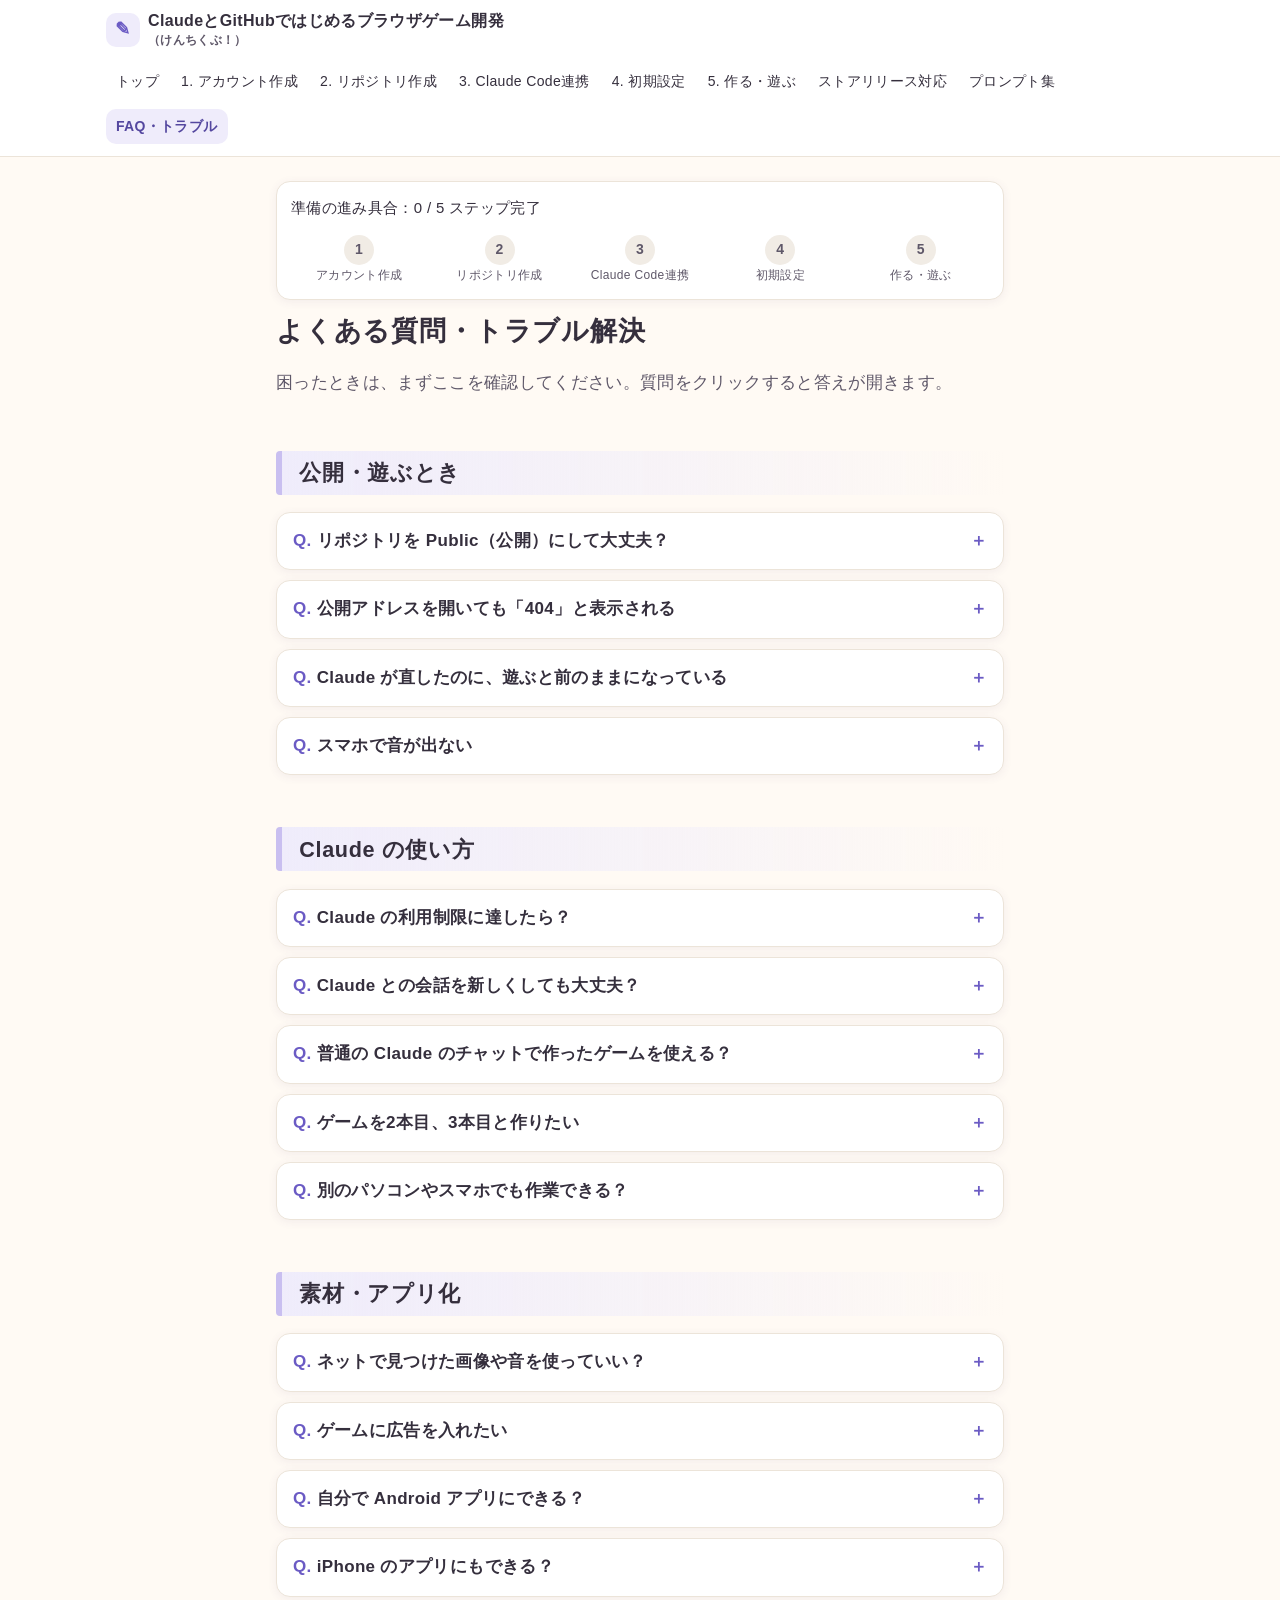
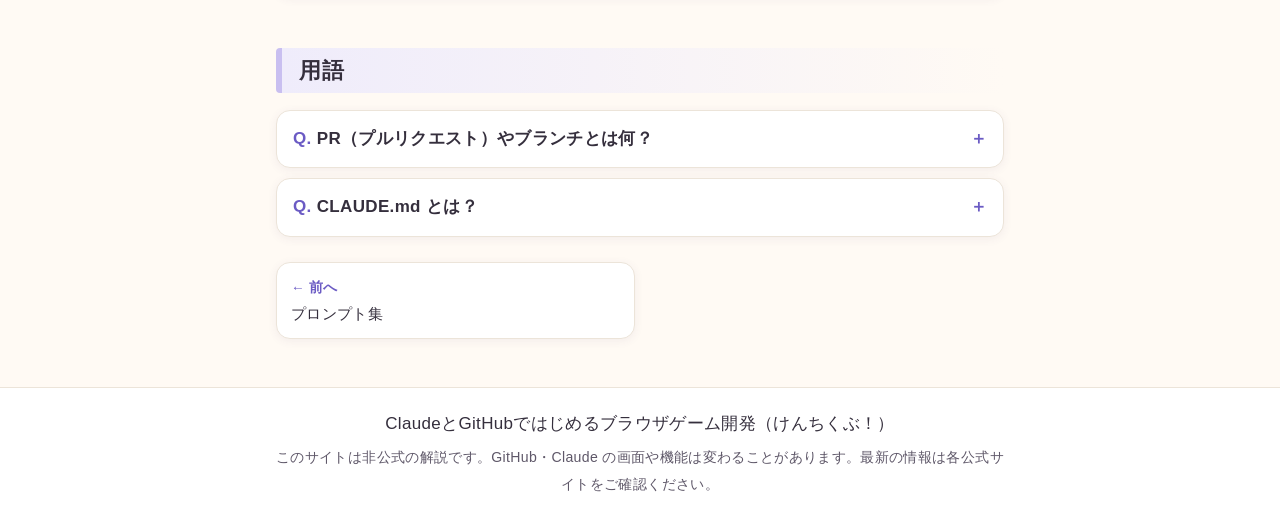
<file: faq.html>
<!doctype html>
<html lang="ja">
<head>
<meta charset="utf-8">
<meta name="viewport" content="width=device-width, initial-scale=1">
<title>よくある質問・トラブル解決｜ClaudeとGitHubではじめるブラウザゲーム開発（けんちくぶ！）</title>
<meta name="description" content="公開範囲、GitHub Pagesが表示されない、スマホで音が出ない、素材の著作権、Androidアプリ化など、困りやすい内容をまとめました。">
<link rel="icon" href="favicon.svg" type="image/svg+xml">
<link rel="stylesheet" href="assets/css/style.css">
<script src="assets/js/config.js" defer></script>
<script src="assets/js/prompts.js" defer></script>
<script src="assets/js/main.js" defer></script>
</head>
<body>
<a class="skip-link" href="#main">本文へ移動</a>
<header id="site-header" class="site-header">
  <div class="header-inner"><a class="brand" href="index.html">ClaudeとGitHubではじめるブラウザゲーム開発（けんちくぶ！）</a></div>
</header>

<main id="main">
<div id="progress" class="progress" aria-live="polite"></div>
<noscript><p class="callout callout-warn">このサイトのメニューやコピーボタンを使うには、ブラウザのJavaScriptを有効にしてください。</p></noscript>

<!-- ===== ここから本文 ===== -->
<article>
<h1>よくある質問・トラブル解決</h1>
<p class="lead">困ったときは、まずここを確認してください。質問をクリックすると答えが開きます。</p>

<h2 id="publish">公開・遊ぶとき</h2>
<details class="faq" id="public">
  <summary>リポジトリを Public（公開）にして大丈夫？</summary>
  <div class="answer">
    <p>Public にすると、ゲームのファイル（プログラムや画像）を誰でも見られる状態になります。無料プランで GitHub Pages を使うには Public にする必要があります。</p>
    <p>見られて困る情報（本名、パスワード、未発表の秘密の設定など）は、ゲームのファイルや企画書に書かないようにしましょう。</p>
  </div>
</details>
<details class="faq" id="pages-404">
  <summary>公開アドレスを開いても「404」と表示される</summary>
  <div class="answer">
    <ol>
      <li><a href="create-repository.html#pages">GitHub Pages の設定</a>（Deploy from a branch・main・/ (root)）ができているか確認します。</li>
      <li>設定してから数分は表示されないことがあります。少し待ってから再読み込みします。</li>
      <li>アドレスのユーザー名・リポジトリ名が合っているか確認します。リポジトリの <span class="ui">Settings</span> → <span class="ui">Pages</span> の上のほうに、正しいアドレスが表示されます。</li>
    </ol>
  </div>
</details>
<details class="faq" id="old-version">
  <summary>Claude が直したのに、遊ぶと前のままになっている</summary>
  <div class="answer">
    <p>反映まで数分かかることがあります。少し待ってから、ページを再読み込みしてください。それでも変わらない場合は、Claude の報告で「main に反映しました」となっているか確認してください。</p>
    <div data-prompt="save-status"></div>
  </div>
</details>
<details class="faq" id="sound">
  <summary>スマホで音が出ない</summary>
  <div class="answer">
    <p>スマホのブラウザは、画面を一度タップするまで音を鳴らせない決まりがあります。ゲームを始めるときに一度タップしてから確認してください。スマホがマナーモードになっていないかも確認しましょう。それでも鳴らない場合は、<a href="develop.html#bug">不具合として Claude に伝えて</a>ください。</p>
  </div>
</details>

<h2 id="claude">Claude の使い方</h2>
<details class="faq" id="limit">
  <summary>Claude の利用制限に達したら？</summary>
  <div class="answer">
    <p>Claude Code の利用量は、ふつうの Claude チャットと同じプランの利用上限に含まれます。上限に達したら、画面に表示される再開時刻まで待ってください。それまでに保存されたゲームは GitHub に残っています。大きな機能を一度に頼むより、少しずつ頼むほうが利用量を抑えられます。</p>
  </div>
</details>
<details class="faq" id="new-session">
  <summary>Claude との会話を新しくしても大丈夫？</summary>
  <div class="answer">
    <p>大丈夫です。ゲームは GitHub に保存されていて、Claude は作業のたびに最新の状態を取り込みます。会話の内容は引き継がれないので、新しい会話の最初に次のように頼むと、今の状態を確認できます。</p>
    <div data-prompt="new-session"></div>
  </div>
</details>
<details class="faq" id="from-chat">
  <summary>普通の Claude のチャットで作ったゲームを使える？</summary>
  <div class="answer">
    <p>使えます。チャットでゲームを HTML ファイルとしてダウンロードし、Claude Code に添付すると、このリポジトリ用に整えて取り込んでくれます。手順は <a href="initial-setup.html#migrate">ゲームの初期設定の「B. チャットで作ったゲームを移す」</a>をご覧ください。初期設定のあとに2本目を移したい場合は、新しいリポジトリを作ってから同じ手順で取り込みます。</p>
  </div>
</details>
<details class="faq" id="two-games">
  <summary>ゲームを2本目、3本目と作りたい</summary>
  <div class="answer">
    <p>ゲームごとに、<a href="create-repository.html">テンプレートから新しいリポジトリを作ります</a>（1リポジトリ＝1ゲーム）。Claude への許可を「すべてのリポジトリ」にしていれば、新しいリポジトリもすぐ Claude Code で選べます。</p>
  </div>
</details>
<details class="faq" id="other-pc">
  <summary>別のパソコンやスマホでも作業できる？</summary>
  <div class="answer">
    <p>できます。GitHub と Claude にログインすれば、どのパソコンでも同じように作業できます。Anthropic の案内では、Claude のスマホアプリからも Claude Code の作業を始めたり、様子を確認したりできるとされています。</p>
  </div>
</details>

<h2 id="material">素材・アプリ化</h2>
<details class="faq" id="copyright">
  <summary>ネットで見つけた画像や音を使っていい？</summary>
  <div class="answer">
    <p>利用条件を確認して、<strong>アプリとして配布（商用を含む）できるもの</strong>だけを使ってください。条件がわからないものや、既存のゲーム・アニメのキャラクターなどは使えません。使った素材の出典は、Claude が <code>docs/credits.md</code> に記録します。</p>
  </div>
</details>
<details class="faq" id="ads">
  <summary>ゲームに広告を入れたい</summary>
  <div class="answer">
    <p>「広告を見ると報酬がもらえる」機能（リワード広告）は、開発中は<strong>チームのハウス広告で仮組み</strong>します。Claude に頼めば、テンプレートに入っている部品を組み込んでくれます。本物の広告への差し替えは、「けんちくぶ！」がアプリ化のときに行います。</p>
    <div data-prompt="reward-ad"></div>
  </div>
</details>
<details class="faq" id="android">
  <summary>自分で Android アプリにできる？</summary>
  <div class="answer">
    <p>Android アプリにするには、パソコンに開発ツール（Android Studio など）を入れる作業が必要です。このサイトでは、<strong>「けんちくぶ！」がまとめてアプリ化する</strong>流れにしています（<a href="handoff.html">Androidストアリリース対応</a>）。手順は、ゲームのリポジトリの <code>docs/android.md</code> にまとめています。</p>
  </div>
</details>
<details class="faq" id="iphone">
  <summary>iPhone のアプリにもできる？</summary>
  <div class="answer">
    <p>このテンプレートは Android アプリ化を想定しています。iPhone で遊ぶだけなら、公開アドレスを Safari で開けば遊べます。</p>
  </div>
</details>

<h2 id="words">用語</h2>
<details class="faq" id="branch">
  <summary>PR（プルリクエスト）やブランチとは何？</summary>
  <div class="answer">
    <p><strong>ブランチ</strong>は、リポジトリの中の「作業用の保存場所」です。メインの保存場所は <code>main</code> です。<strong>PR（プルリクエスト）</strong>は、作業用の保存場所の変更を main に取り込むための申請です。</p>
    <p>このテンプレートでは、Claude が作業内容を直接 main に反映するので、ふだんは意識する必要はありません。反映できなかったときだけ、<a href="develop.html#save-failed">手動で反映する方法</a>を使います。</p>
  </div>
</details>
<details class="faq">
  <summary>CLAUDE.md とは？</summary>
  <div class="answer">
    <p>Claude が作業するときに守るルールを書いたファイルです。アプリ化しやすい作り方や、保存の前の動作確認などが書かれています。ふだんは触る必要はありません。</p>
  </div>
</details>
</article>
<!-- ===== ここまで本文 ===== -->

<nav id="pager" class="pager" aria-label="前後のページ"></nav>
</main>

<footer id="site-footer" class="site-footer"></footer>
</body>
</html>
</file>
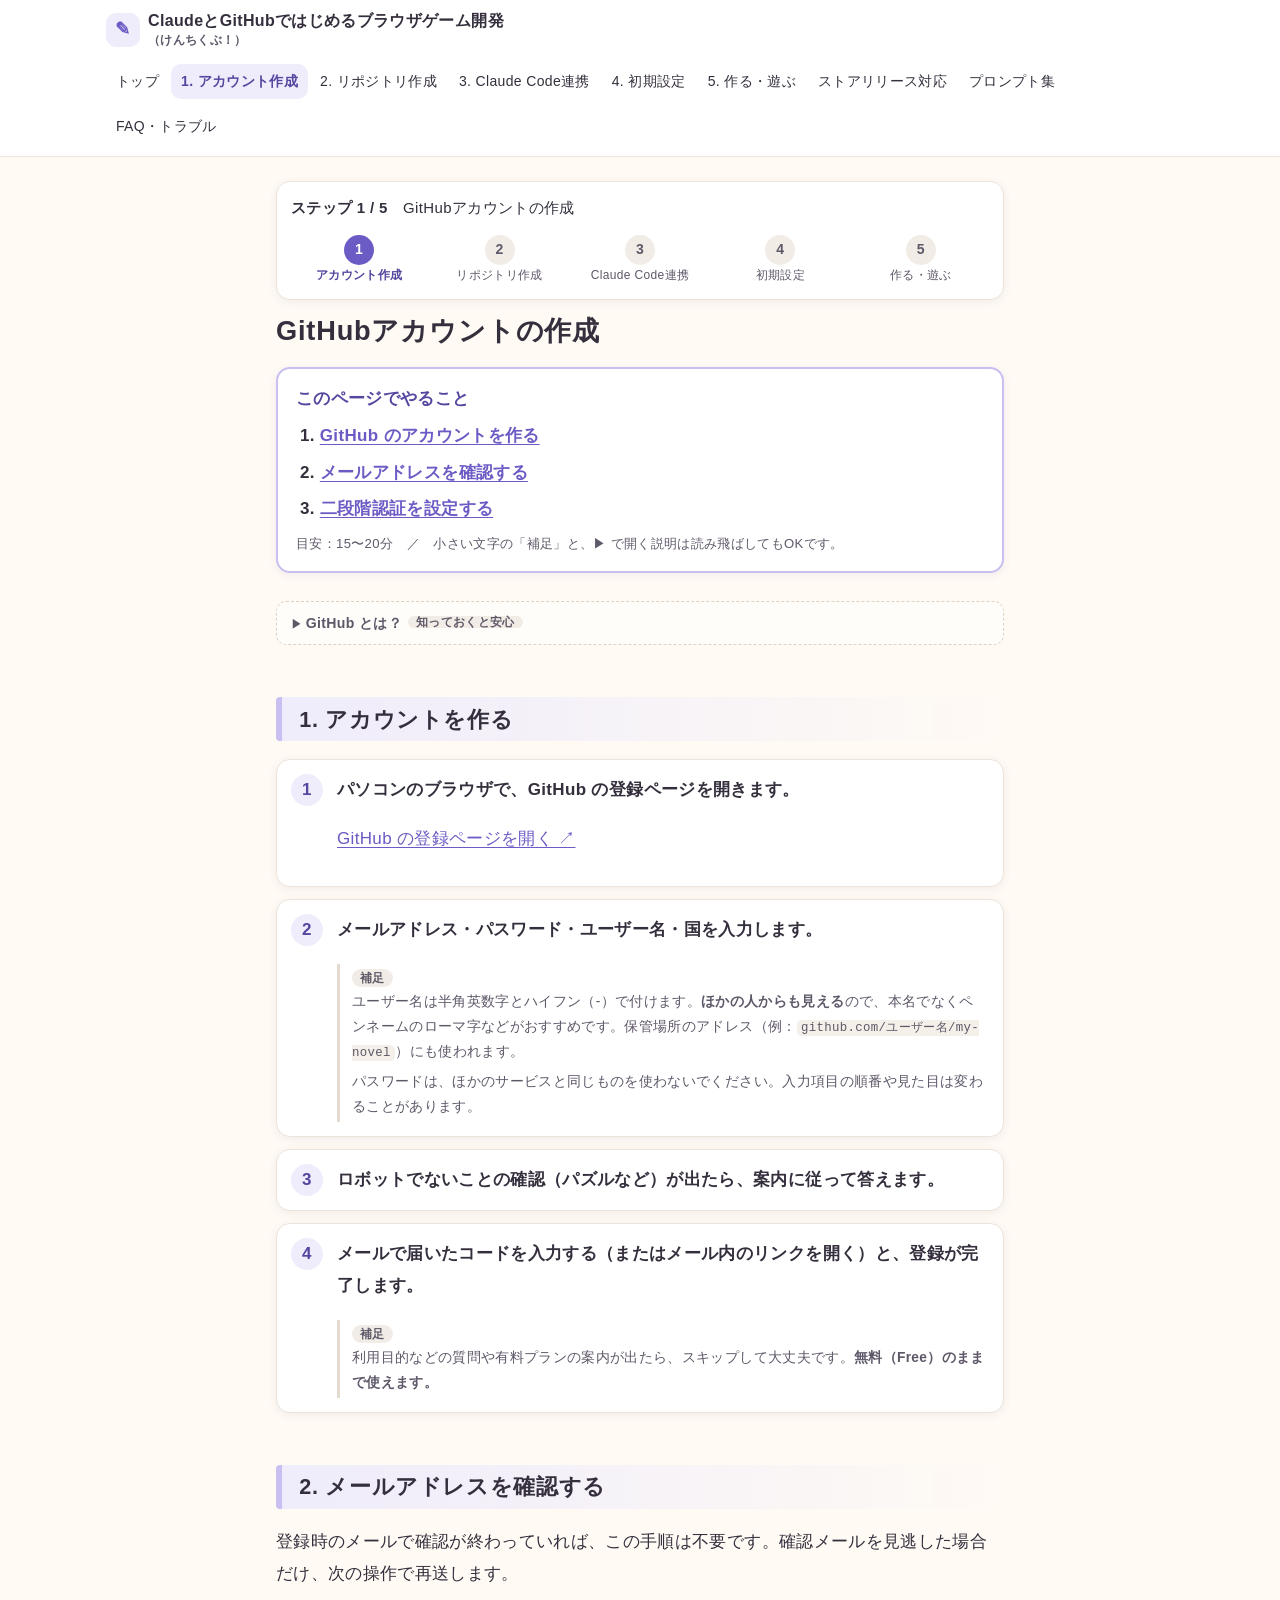
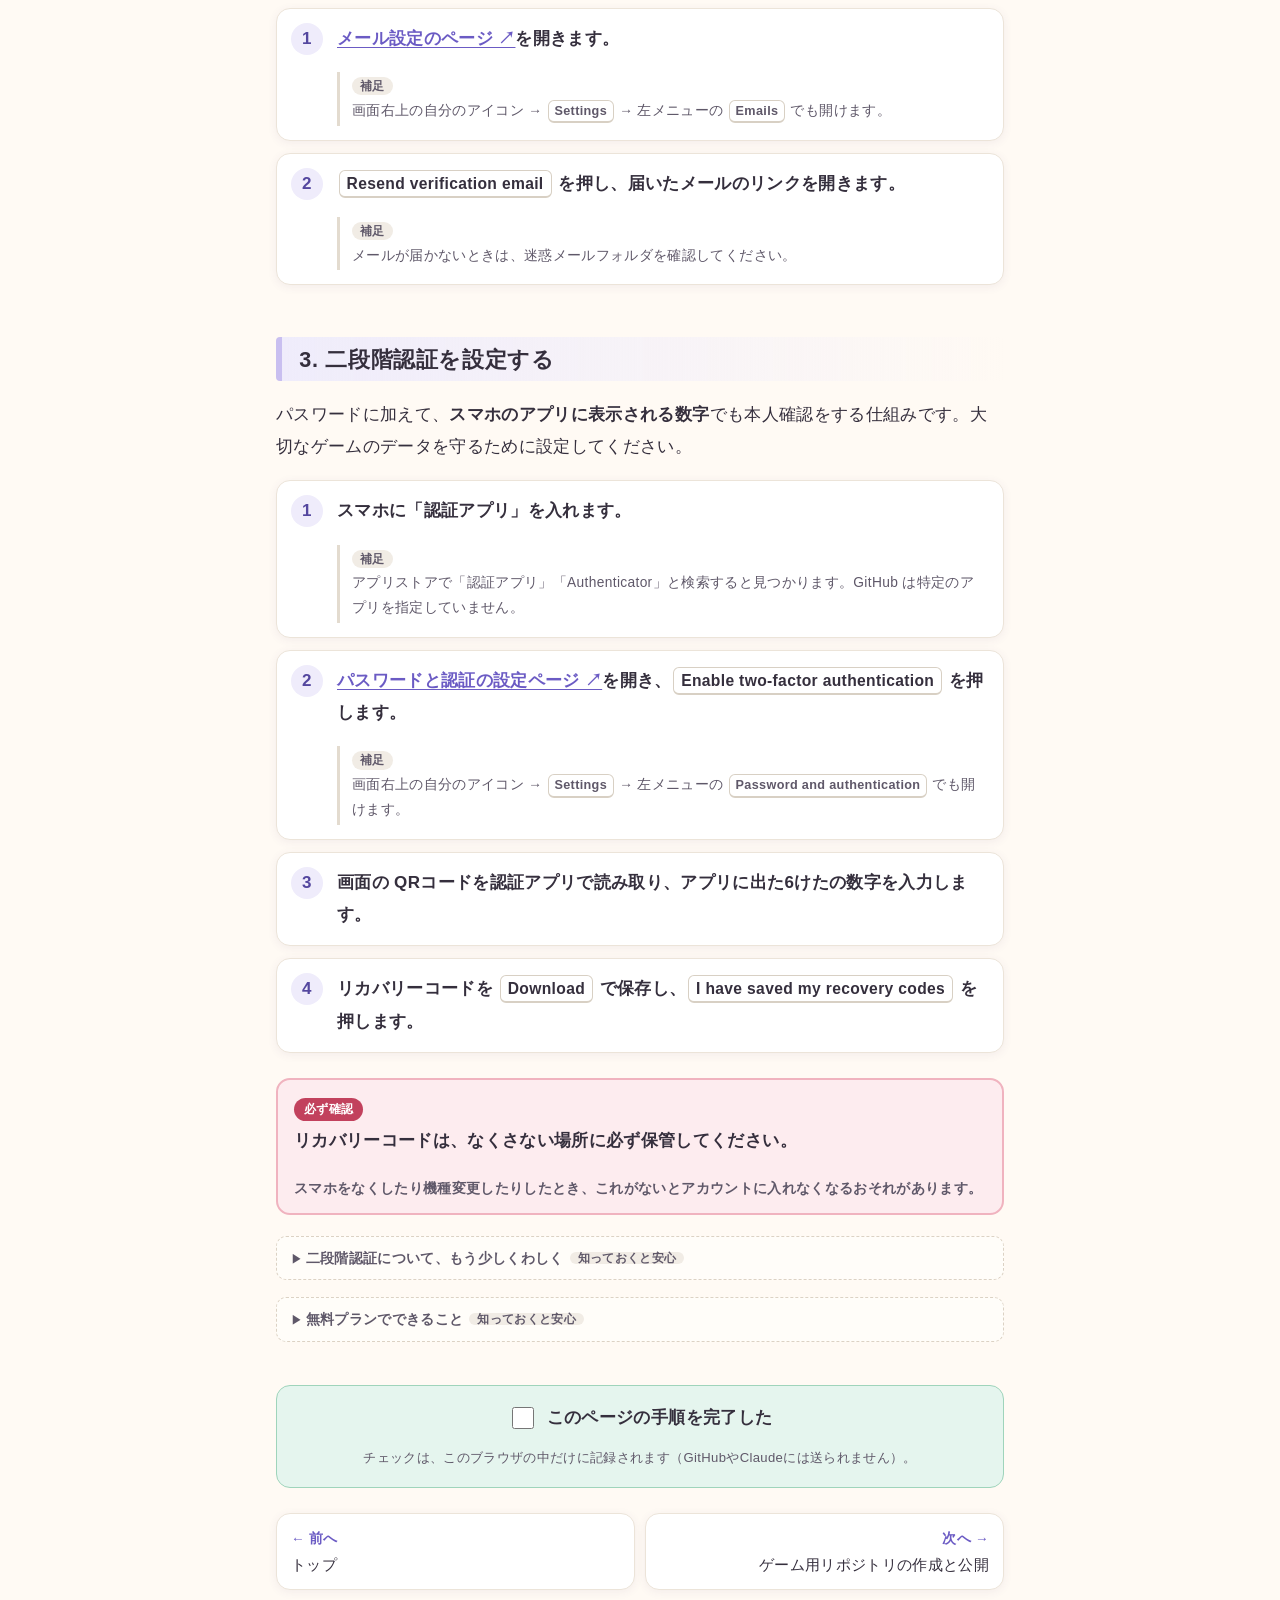
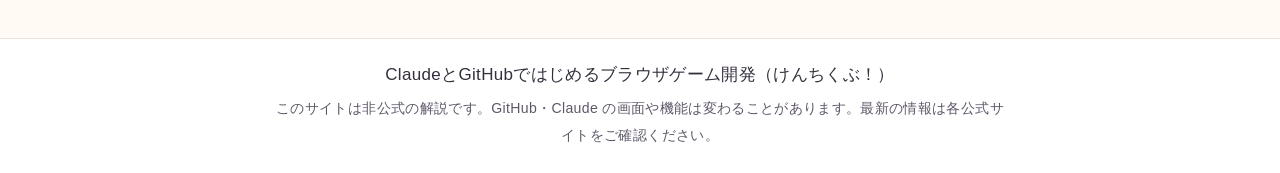
<file: github-account.html>
<!doctype html>
<html lang="ja">
<head>
<meta charset="utf-8">
<meta name="viewport" content="width=device-width, initial-scale=1">
<title>GitHubアカウントの作成｜ClaudeとGitHubではじめるブラウザゲーム開発（けんちくぶ！）</title>
<meta name="description" content="GitHubを一度も使ったことがない人向けに、アカウントの作成、メールアドレスの確認、二段階認証の設定までを説明します。">
<link rel="icon" href="favicon.svg" type="image/svg+xml">
<link rel="stylesheet" href="assets/css/style.css">
<script src="assets/js/config.js" defer></script>
<script src="assets/js/prompts.js" defer></script>
<script src="assets/js/main.js" defer></script>
</head>
<body>
<a class="skip-link" href="#main">本文へ移動</a>
<header id="site-header" class="site-header">
  <div class="header-inner"><a class="brand" href="index.html">ClaudeとGitHubではじめるブラウザゲーム開発（けんちくぶ！）</a></div>
</header>

<main id="main">
<div id="progress" class="progress" aria-live="polite"></div>
<noscript><p class="callout callout-warn">このサイトのメニューやコピーボタンを使うには、ブラウザのJavaScriptを有効にしてください。</p></noscript>

<!-- ===== ここから本文 ===== -->
<article>
<h1>GitHubアカウントの作成</h1>

<div class="todo">
  <p class="todo-title">このページでやること</p>
  <ol>
    <li><a href="#signup">GitHub のアカウントを作る</a></li>
    <li><a href="#email">メールアドレスを確認する</a></li>
    <li><a href="#2fa">二段階認証を設定する</a></li>
  </ol>
  <p class="todo-meta">目安：15〜20分　／　小さい文字の「補足」と、▶ で開く説明は読み飛ばしてもOKです。</p>
</div>

<details class="more" id="what">
  <summary>GitHub とは？<span class="more-tag">知っておくと安心</span></summary>
  <div class="more-body">
    <p>GitHub（ギットハブ）は、ファイルをインターネット上に保管して、<strong>変更の履歴を残しながら管理できる</strong>サービスです。本来はプログラム用ですが、文章の管理にも使えます。</p>
    <p>このサイトでは、GitHub を<strong>ゲームのファイルをしまう場所</strong>として、そして<strong>作ったゲームを公開する場所</strong>（GitHub Pages）として使います。むずかしい操作は Claude に任せるので、覚えなくて大丈夫です。</p>
    <p>公式サイト：<a data-link="github" href="https://github.com/">https://github.com/</a></p>
  </div>
</details>

<h2 id="signup">1. アカウントを作る</h2>
<ol class="steps">
  <li><p class="step-main">パソコンのブラウザで、GitHub の登録ページを開きます。</p>
    <p><a data-link="githubSignup" href="https://github.com/signup">GitHub の登録ページを開く ↗</a></p>
    <figure class="shot" data-shot="github-signup" data-caption="GitHub の登録ページ"></figure></li>
  <li><p class="step-main">メールアドレス・パスワード・ユーザー名・国を入力します。</p>
    <div class="note">
      <p>ユーザー名は半角英数字とハイフン（-）で付けます。<strong>ほかの人からも見える</strong>ので、本名でなくペンネームのローマ字などがおすすめです。保管場所のアドレス（例：<code>github.com/ユーザー名/my-novel</code>）にも使われます。</p>
      <p>パスワードは、ほかのサービスと同じものを使わないでください。入力項目の順番や見た目は変わることがあります。</p>
    </div></li>
  <li><p class="step-main">ロボットでないことの確認（パズルなど）が出たら、案内に従って答えます。</p></li>
  <li><p class="step-main">メールで届いたコードを入力する（またはメール内のリンクを開く）と、登録が完了します。</p>
    <figure class="shot" data-shot="github-signup-code" data-caption="メールで届いた確認コードを入力する画面"></figure>
    <div class="note"><p>利用目的などの質問や有料プランの案内が出たら、スキップして大丈夫です。<strong>無料（Free）のままで使えます。</strong></p></div></li>
</ol>

<h2 id="email">2. メールアドレスを確認する</h2>
<p>登録時のメールで確認が終わっていれば、この手順は不要です。確認メールを見逃した場合だけ、次の操作で再送します。</p>
<ol class="steps">
  <li><p class="step-main"><a data-link="githubEmailSettings" href="https://github.com/settings/emails">メール設定のページ ↗</a>を開きます。</p>
    <div class="note"><p>画面右上の自分のアイコン → <span class="ui">Settings</span> → 左メニューの <span class="ui">Emails</span> でも開けます。</p></div></li>
  <li><p class="step-main"><span class="ui">Resend verification email</span> を押し、届いたメールのリンクを開きます。</p>
    <figure class="shot" data-shot="github-email-verify" data-caption="メール設定の画面（確認メールの再送）"></figure>
    <div class="note"><p>メールが届かないときは、迷惑メールフォルダを確認してください。</p></div></li>
</ol>

<h2 id="2fa">3. 二段階認証を設定する</h2>
<p>パスワードに加えて、<strong>スマホのアプリに表示される数字</strong>でも本人確認をする仕組みです。大切なゲームのデータを守るために設定してください。</p>
<ol class="steps">
  <li><p class="step-main">スマホに「認証アプリ」を入れます。</p>
    <div class="note"><p>アプリストアで「認証アプリ」「Authenticator」と検索すると見つかります。GitHub は特定のアプリを指定していません。</p></div></li>
  <li><p class="step-main"><a data-link="githubSecuritySettings" href="https://github.com/settings/security">パスワードと認証の設定ページ ↗</a>を開き、<span class="ui">Enable two-factor authentication</span> を押します。</p>
    <figure class="shot" data-shot="github-2fa-enable" data-caption="二段階認証を有効にするボタン"></figure>
    <div class="note"><p>画面右上の自分のアイコン → <span class="ui">Settings</span> → 左メニューの <span class="ui">Password and authentication</span> でも開けます。</p></div></li>
  <li><p class="step-main">画面の QRコードを認証アプリで読み取り、アプリに出た<strong>6けたの数字</strong>を入力します。</p></li>
  <li><p class="step-main"><strong>リカバリーコード</strong>を <span class="ui">Download</span> で保存し、<span class="ui">I have saved my recovery codes</span> を押します。</p></li>
</ol>
<div class="must">
  <p>リカバリーコードは、なくさない場所に必ず保管してください。</p>
  <p class="small">スマホをなくしたり機種変更したりしたとき、これがないとアカウントに入れなくなるおそれがあります。</p>
</div>

<details class="more">
  <summary>二段階認証について、もう少しくわしく<span class="more-tag">知っておくと安心</span></summary>
  <div class="more-body">
    <p>GitHub は、アカウントの使い方によっては二段階認証の設定を必須にしています。対象になった場合は画面やメールで案内されます。</p>
    <p>SMS（ショートメッセージ）で受け取る方法もありますが、GitHub は認証アプリの利用を推奨しています。詳しくは <a data-link="githubDocs2fa" href="https://docs.github.com/ja/authentication/securing-your-account-with-two-factor-authentication-2fa/configuring-two-factor-authentication">GitHub公式ドキュメント ↗</a> をご覧ください。</p>
  </div>
</details>

<details class="more" id="free">
  <summary>無料プランでできること<span class="more-tag">知っておくと安心</span></summary>
  <div class="more-body">
    <p>個人向けの無料プラン（GitHub Free）では、<strong>非公開（Private）の保管場所を数の制限なく作れます</strong>。ゲーム作りと、公開（Public）リポジトリでの GitHub Pages の利用は、無料プランでできます。一部の高度な機能は有料ですが、このサイトの手順では使いません。</p>
    <p>プランの内容は変わることがあります。<a data-link="githubDocsPlans" href="https://docs.github.com/ja/get-started/learning-about-github/githubs-plans">GitHub公式ドキュメント（GitHubのプラン）↗</a></p>
  </div>
</details>
</article>
<!-- ===== ここまで本文 ===== -->

<div id="step-done" class="step-done"></div>
<nav id="pager" class="pager" aria-label="前後のページ"></nav>
</main>

<footer id="site-footer" class="site-footer"></footer>
</body>
</html>
</file>
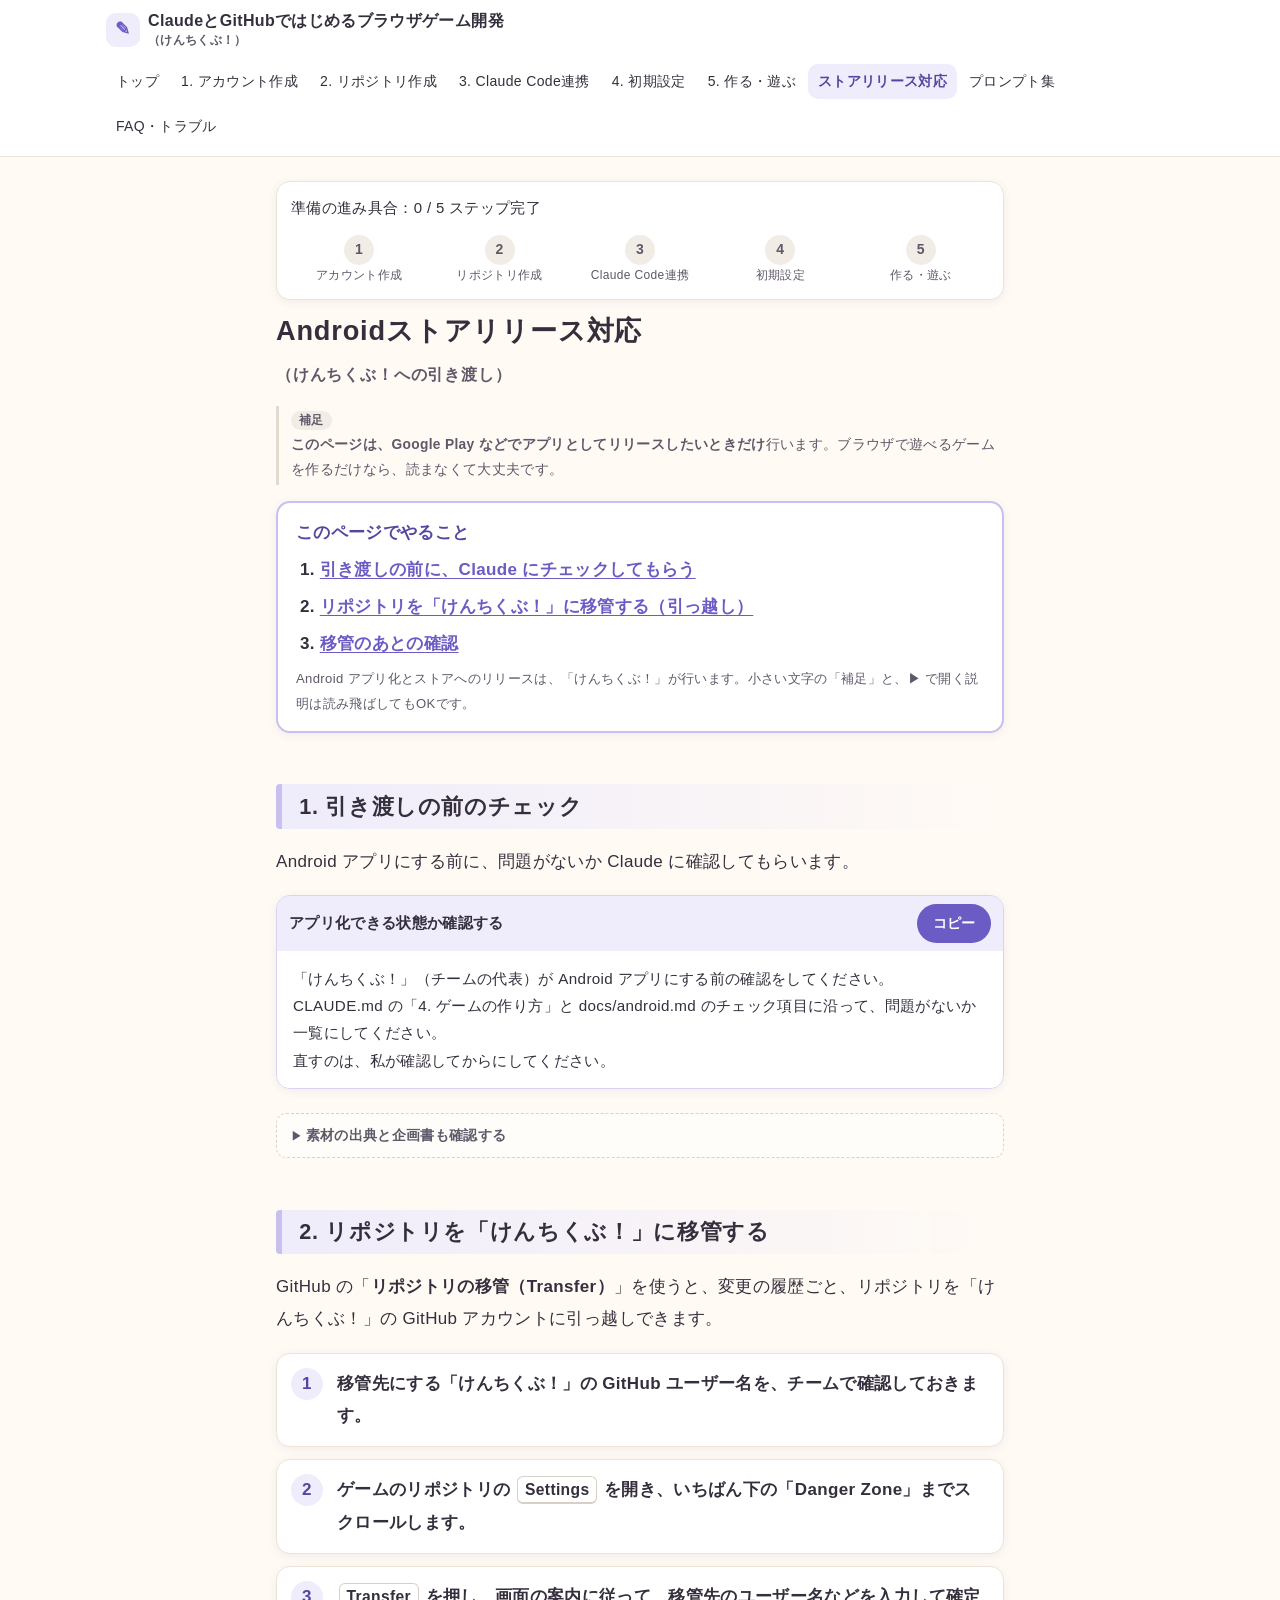
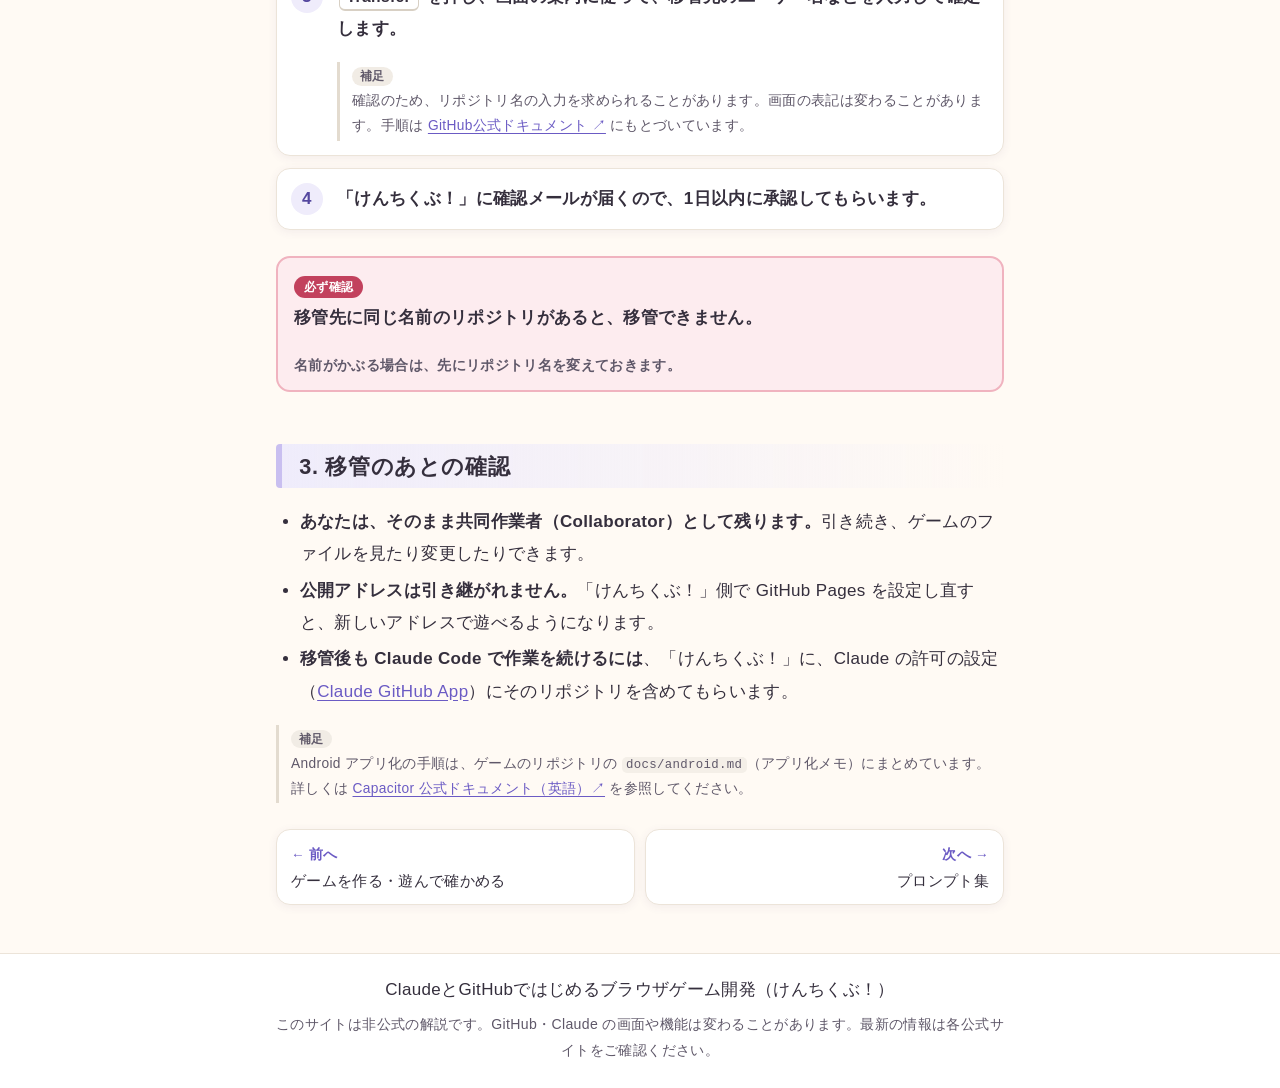
<file: handoff.html>
<!doctype html>
<html lang="ja">
<head>
<meta charset="utf-8">
<meta name="viewport" content="width=device-width, initial-scale=1">
<title>Androidストアリリース対応（けんちくぶ！への引き渡し）｜ClaudeとGitHubではじめるブラウザゲーム開発（けんちくぶ！）</title>
<meta name="description" content="Google Playなどでアプリとしてリリースしたいときに、ゲームのリポジトリを「けんちくぶ！」に移管して、Androidアプリ化してもらう方法を説明します。">
<link rel="icon" href="favicon.svg" type="image/svg+xml">
<link rel="stylesheet" href="assets/css/style.css">
<script src="assets/js/config.js" defer></script>
<script src="assets/js/prompts.js" defer></script>
<script src="assets/js/main.js" defer></script>
</head>
<body>
<a class="skip-link" href="#main">本文へ移動</a>
<header id="site-header" class="site-header">
  <div class="header-inner"><a class="brand" href="index.html">ClaudeとGitHubではじめるブラウザゲーム開発（けんちくぶ！）</a></div>
</header>

<main id="main">
<div id="progress" class="progress" aria-live="polite"></div>
<noscript><p class="callout callout-warn">このサイトのメニューやコピーボタンを使うには、ブラウザのJavaScriptを有効にしてください。</p></noscript>

<!-- ===== ここから本文 ===== -->
<article>
<h1>Androidストアリリース対応<br><small>（けんちくぶ！への引き渡し）</small></h1>

<div class="note"><p><strong>このページは、Google Play などでアプリとしてリリースしたいときだけ</strong>行います。ブラウザで遊べるゲームを作るだけなら、読まなくて大丈夫です。</p></div>

<div class="todo">
  <p class="todo-title">このページでやること</p>
  <ol>
    <li><a href="#check">引き渡しの前に、Claude にチェックしてもらう</a></li>
    <li><a href="#transfer">リポジトリを「けんちくぶ！」に移管する（引っ越し）</a></li>
    <li><a href="#after">移管のあとの確認</a></li>
  </ol>
  <p class="todo-meta">Android アプリ化とストアへのリリースは、「けんちくぶ！」が行います。小さい文字の「補足」と、▶ で開く説明は読み飛ばしてもOKです。</p>
</div>

<h2 id="check">1. 引き渡しの前のチェック</h2>
<p>Android アプリにする前に、問題がないか Claude に確認してもらいます。</p>
<div data-prompt="app-check"></div>
<details class="more"><summary>素材の出典と企画書も確認する</summary><div class="more-body">
  <div data-prompt="credits-check"></div>
  <div data-prompt="plan-update"></div>
</div></details>

<h2 id="transfer">2. リポジトリを「けんちくぶ！」に移管する</h2>
<p>GitHub の「<strong>リポジトリの移管（Transfer）</strong>」を使うと、変更の履歴ごと、リポジトリを「けんちくぶ！」の GitHub アカウントに引っ越しできます。</p>
<ol class="steps">
  <li><p class="step-main">移管先にする「けんちくぶ！」の GitHub ユーザー名を、チームで確認しておきます。</p></li>
  <li><p class="step-main">ゲームのリポジトリの <span class="ui">Settings</span> を開き、いちばん下の「Danger Zone」までスクロールします。</p></li>
  <li><p class="step-main"><span class="ui">Transfer</span> を押し、画面の案内に従って、移管先のユーザー名などを入力して確定します。</p>
    <div class="note"><p>確認のため、リポジトリ名の入力を求められることがあります。画面の表記は変わることがあります。手順は <a data-link="githubDocsTransfer" href="https://docs.github.com/ja/repositories/creating-and-managing-repositories/transferring-a-repository">GitHub公式ドキュメント ↗</a> にもとづいています。</p></div></li>
  <li><p class="step-main">「けんちくぶ！」に確認メールが届くので、<strong>1日以内に承認</strong>してもらいます。</p></li>
</ol>
<div class="must">
  <p>移管先に同じ名前のリポジトリがあると、移管できません。</p>
  <p class="small">名前がかぶる場合は、先にリポジトリ名を変えておきます。</p>
</div>

<h2 id="after">3. 移管のあとの確認</h2>
<ul>
  <li><strong>あなたは、そのまま共同作業者（Collaborator）として残ります。</strong>引き続き、ゲームのファイルを見たり変更したりできます。</li>
  <li><strong>公開アドレスは引き継がれません。</strong>「けんちくぶ！」側で GitHub Pages を設定し直すと、新しいアドレスで遊べるようになります。</li>
  <li><strong>移管後も Claude Code で作業を続けるには</strong>、「けんちくぶ！」に、Claude の許可の設定（<a href="claude-code.html#connect">Claude GitHub App</a>）にそのリポジトリを含めてもらいます。</li>
</ul>
<div class="note"><p>Android アプリ化の手順は、ゲームのリポジトリの <code>docs/android.md</code>（アプリ化メモ）にまとめています。詳しくは <a data-link="capacitor" href="https://capacitorjs.com/docs">Capacitor 公式ドキュメント（英語）↗</a> を参照してください。</p></div>
</article>
<!-- ===== ここまで本文 ===== -->

<nav id="pager" class="pager" aria-label="前後のページ"></nav>
</main>

<footer id="site-footer" class="site-footer"></footer>
</body>
</html>
</file>
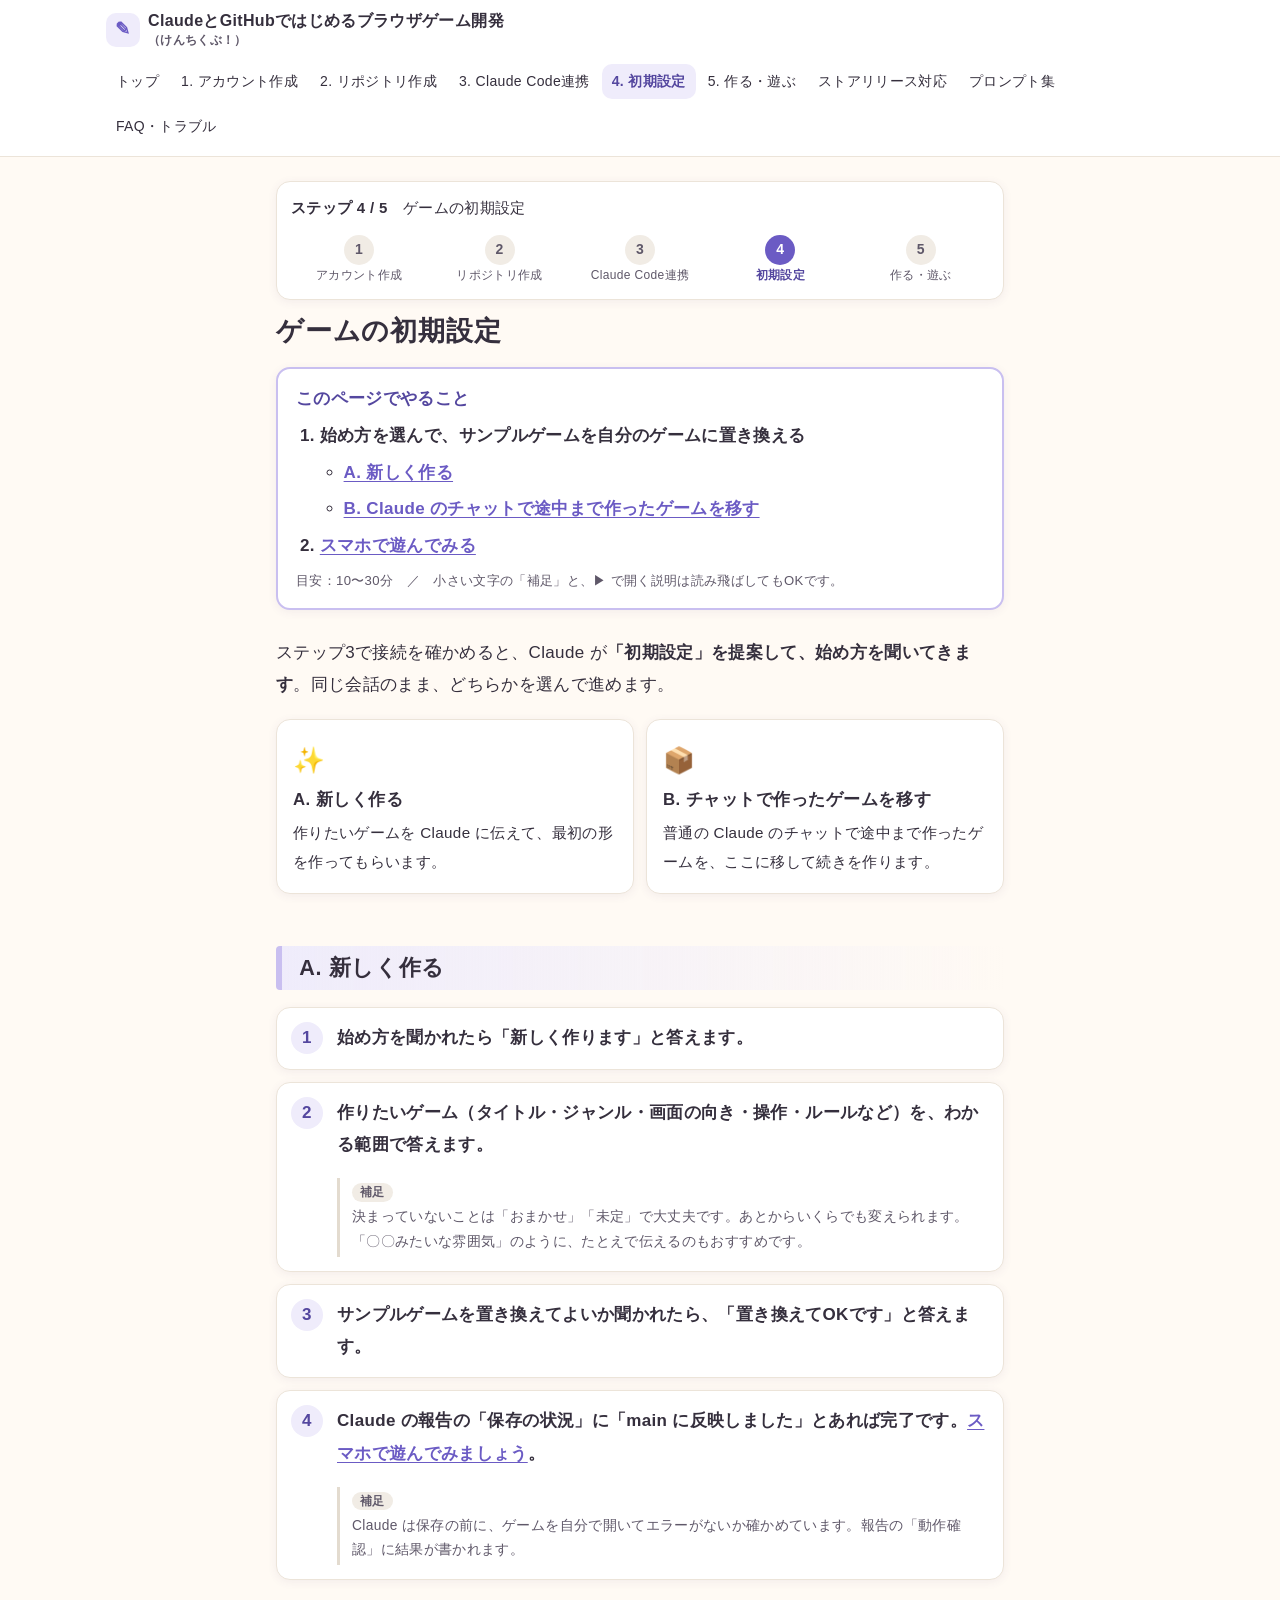
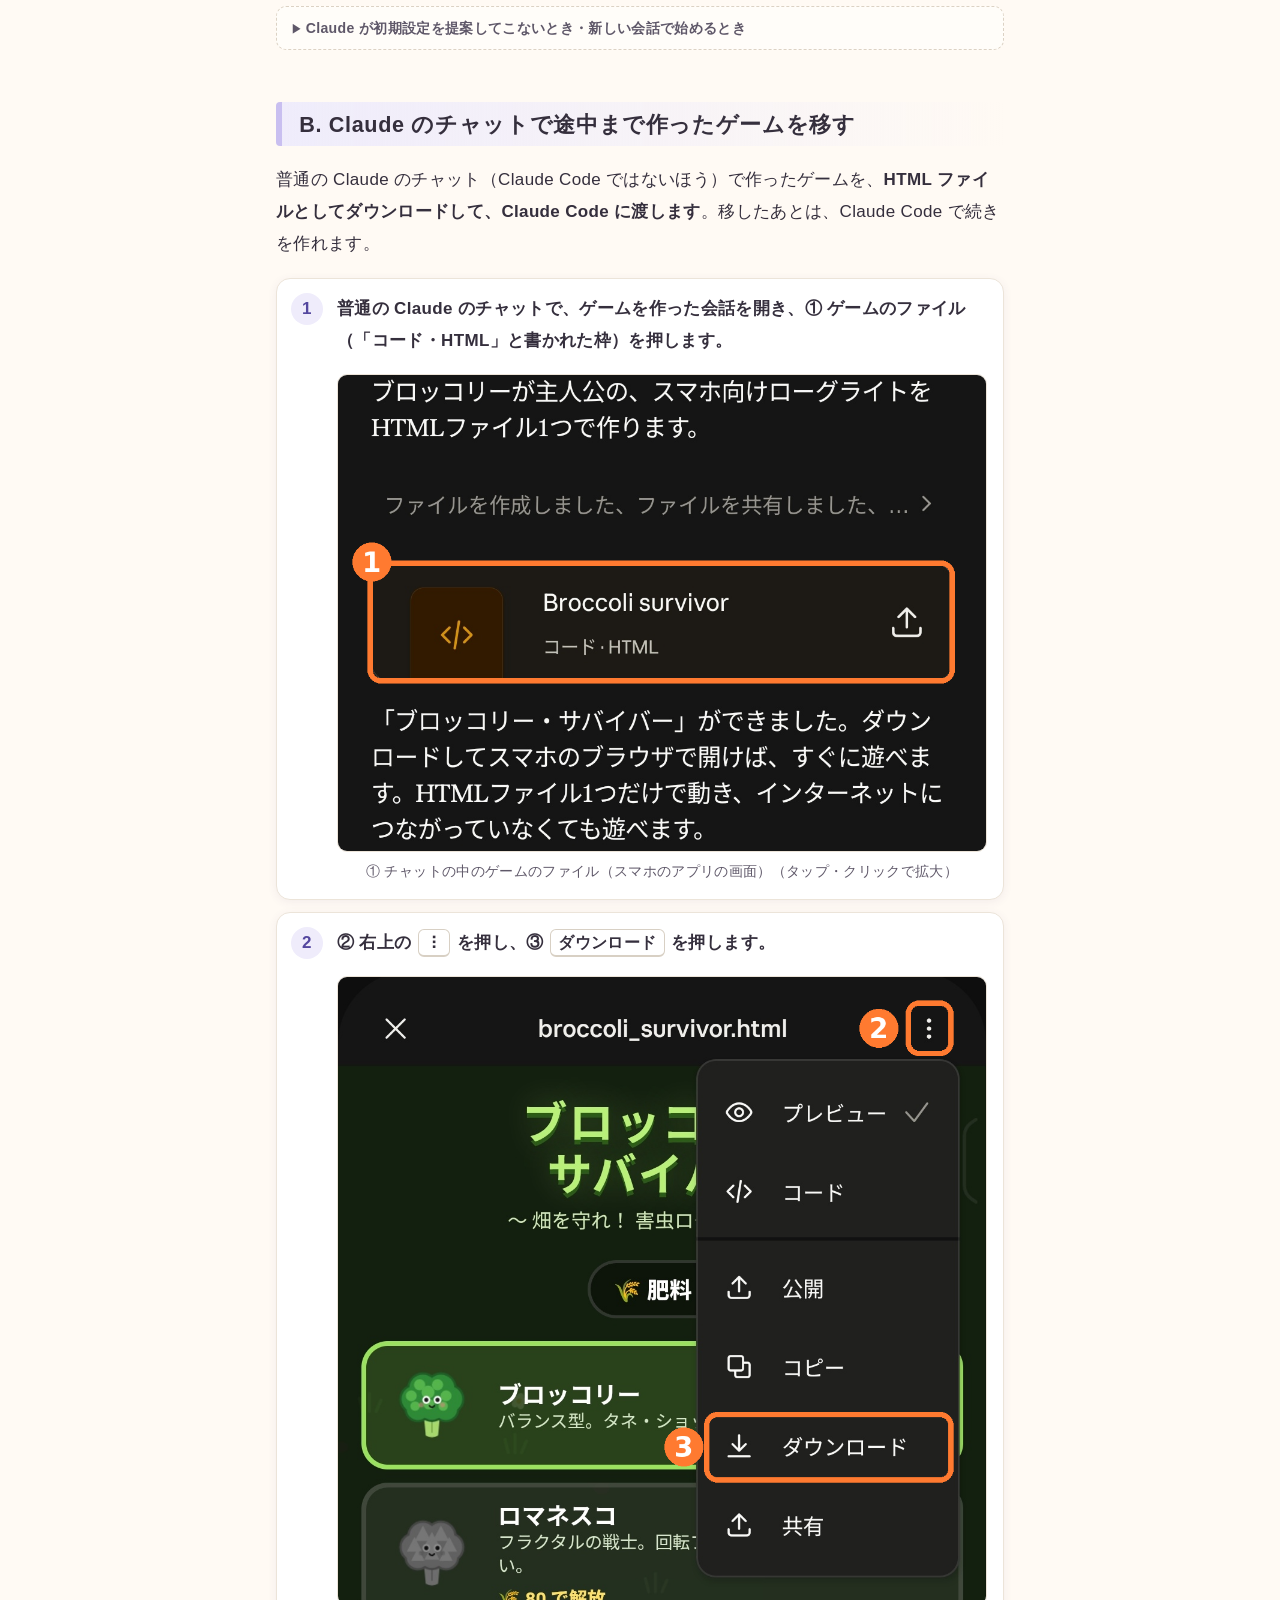
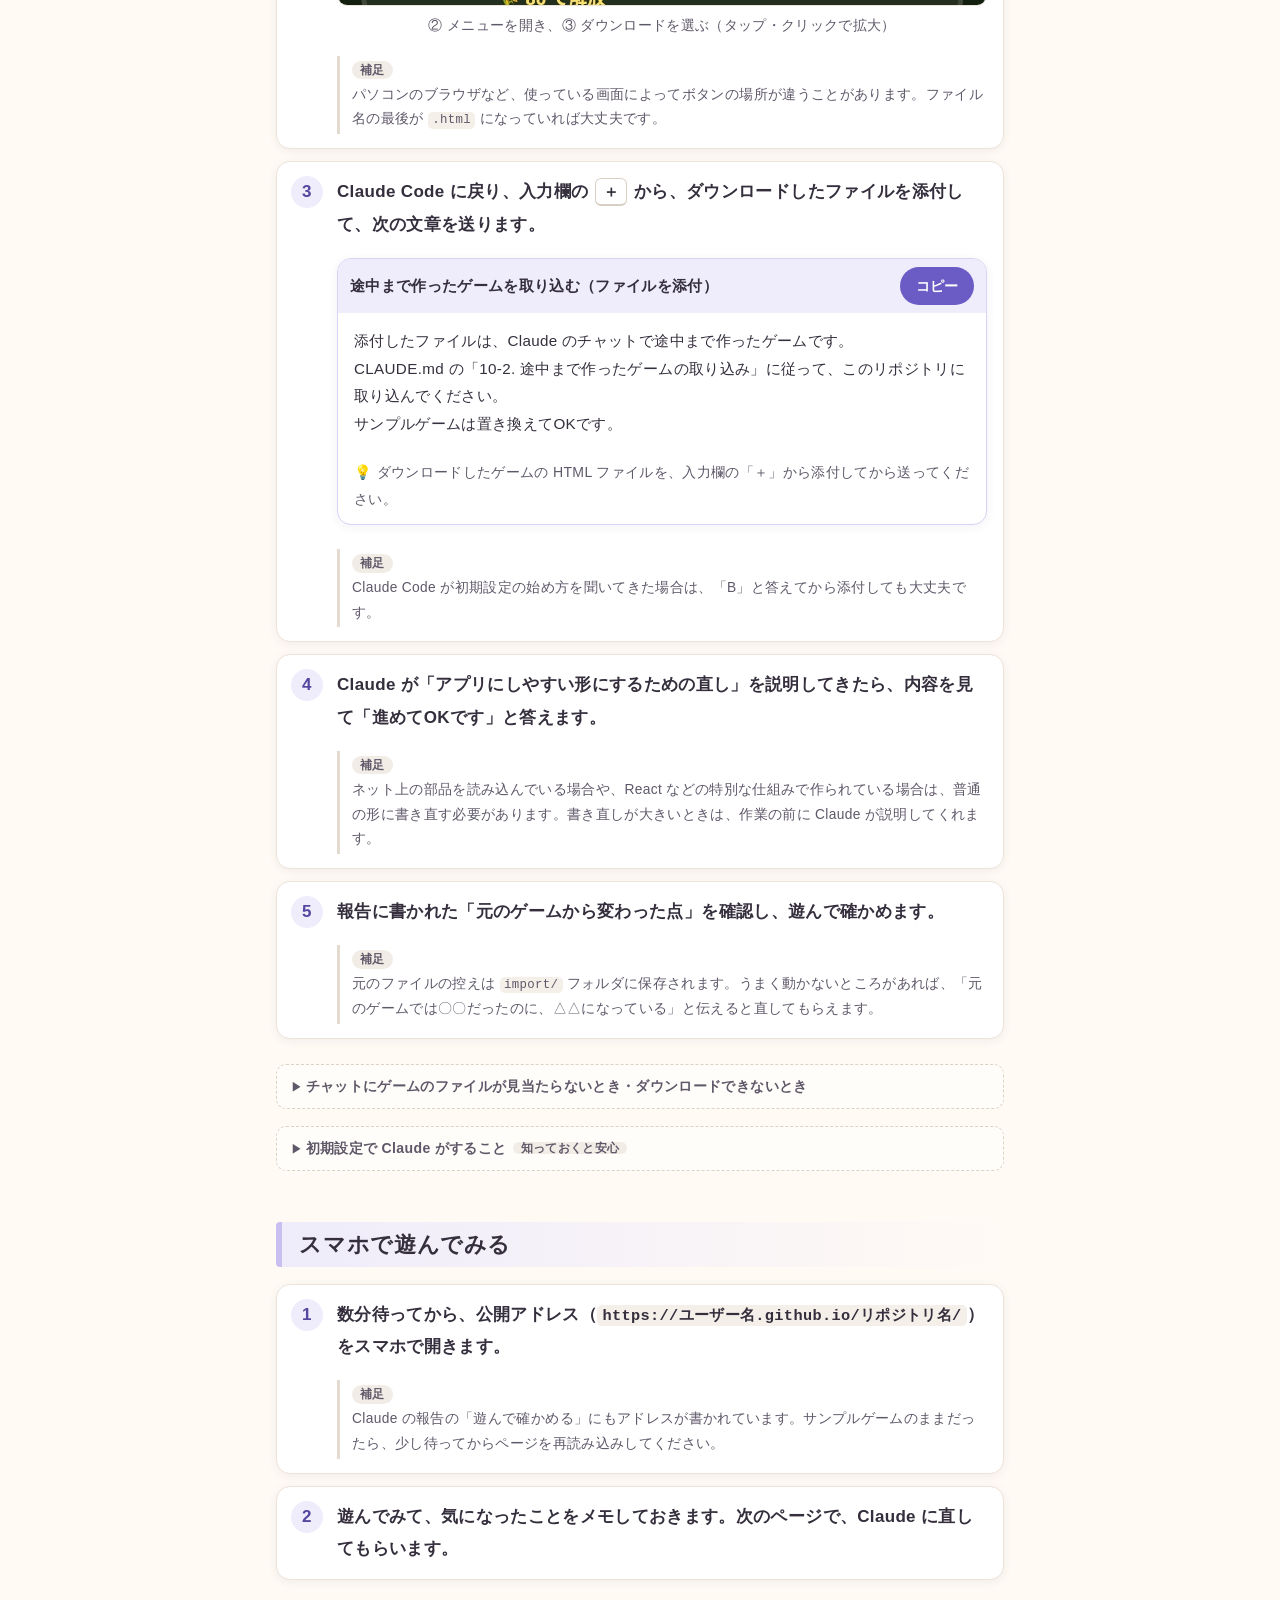
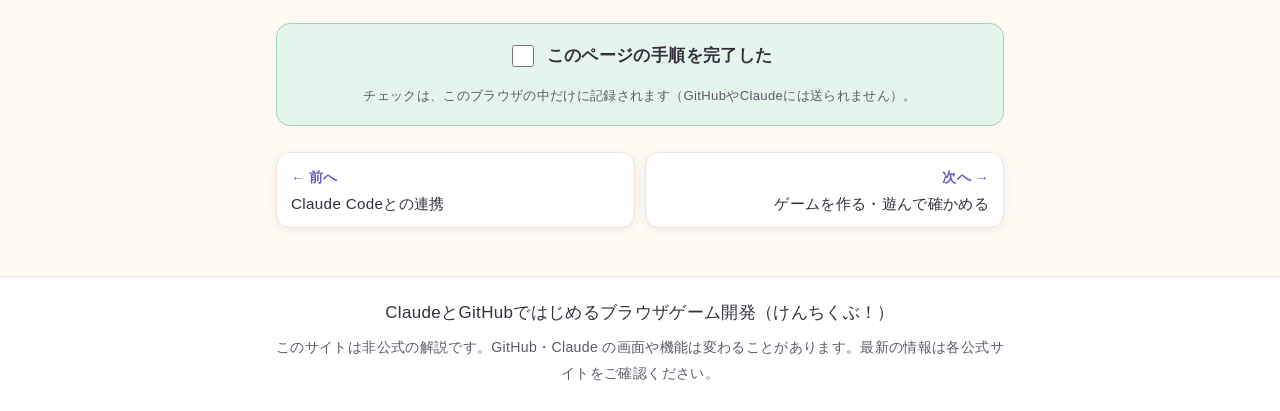
<file: initial-setup.html>
<!doctype html>
<html lang="ja">
<head>
<meta charset="utf-8">
<meta name="viewport" content="width=device-width, initial-scale=1">
<title>ゲームの初期設定｜ClaudeとGitHubではじめるブラウザゲーム開発（けんちくぶ！）</title>
<meta name="description" content="Claudeの質問に答えて、サンプルゲームを自分のゲームの最初の形に置き換える手順を説明します。">
<link rel="icon" href="favicon.svg" type="image/svg+xml">
<link rel="stylesheet" href="assets/css/style.css">
<script src="assets/js/config.js" defer></script>
<script src="assets/js/prompts.js" defer></script>
<script src="assets/js/main.js" defer></script>
</head>
<body>
<a class="skip-link" href="#main">本文へ移動</a>
<header id="site-header" class="site-header">
  <div class="header-inner"><a class="brand" href="index.html">ClaudeとGitHubではじめるブラウザゲーム開発（けんちくぶ！）</a></div>
</header>

<main id="main">
<div id="progress" class="progress" aria-live="polite"></div>
<noscript><p class="callout callout-warn">このサイトのメニューやコピーボタンを使うには、ブラウザのJavaScriptを有効にしてください。</p></noscript>

<!-- ===== ここから本文 ===== -->
<article>
<h1>ゲームの初期設定</h1>

<div class="todo">
  <p class="todo-title">このページでやること</p>
  <ol>
    <li>始め方を選んで、サンプルゲームを自分のゲームに置き換える
      <ul>
        <li><a href="#answer">A. 新しく作る</a></li>
        <li><a href="#migrate">B. Claude のチャットで途中まで作ったゲームを移す</a></li>
      </ul></li>
    <li><a href="#play">スマホで遊んでみる</a></li>
  </ol>
  <p class="todo-meta">目安：10〜30分　／　小さい文字の「補足」と、▶ で開く説明は読み飛ばしてもOKです。</p>
</div>

<p>ステップ3で接続を確かめると、Claude が<strong>「初期設定」を提案して、始め方を聞いてきます</strong>。同じ会話のまま、どちらかを選んで進めます。</p>
<div class="cards">
  <a class="card" href="#answer" style="text-decoration:none;color:inherit"><span class="card-icon" aria-hidden="true">✨</span><h3>A. 新しく作る</h3><p>作りたいゲームを Claude に伝えて、最初の形を作ってもらいます。</p></a>
  <a class="card" href="#migrate" style="text-decoration:none;color:inherit"><span class="card-icon" aria-hidden="true">📦</span><h3>B. チャットで作ったゲームを移す</h3><p>普通の Claude のチャットで途中まで作ったゲームを、ここに移して続きを作ります。</p></a>
</div>

<h2 id="answer">A. 新しく作る</h2>
<ol class="steps">
  <li><p class="step-main">始め方を聞かれたら「<strong>新しく作ります</strong>」と答えます。</p></li>
  <li><p class="step-main">作りたいゲーム（タイトル・ジャンル・画面の向き・操作・ルールなど）を、わかる範囲で答えます。</p>
    <div class="note"><p>決まっていないことは「おまかせ」「未定」で大丈夫です。あとからいくらでも変えられます。「〇〇みたいな雰囲気」のように、たとえで伝えるのもおすすめです。</p></div></li>
  <li><p class="step-main">サンプルゲームを置き換えてよいか聞かれたら、「<strong>置き換えてOKです</strong>」と答えます。</p></li>
  <li><p class="step-main">Claude の報告の「保存の状況」に「<strong>main に反映しました</strong>」とあれば完了です。<a href="#play">スマホで遊んでみましょう</a>。</p>
    <div class="note"><p>Claude は保存の前に、ゲームを自分で開いてエラーがないか確かめています。報告の「動作確認」に結果が書かれます。</p></div></li>
</ol>

<details class="more" id="prompt">
  <summary>Claude が初期設定を提案してこないとき・新しい会話で始めるとき</summary>
  <div class="more-body">
    <p>次の文章を送ると、初期設定が始まります。【 】の部分を書き換えてから送ってください（【 】の記号ごと消します）。</p>
    <div data-prompt="initial-setup"></div>
  </div>
</details>

<h2 id="migrate">B. Claude のチャットで途中まで作ったゲームを移す</h2>
<p>普通の Claude のチャット（Claude Code ではないほう）で作ったゲームを、<strong>HTML ファイルとしてダウンロードして、Claude Code に渡します</strong>。移したあとは、Claude Code で続きを作れます。</p>
<ol class="steps">
  <li><p class="step-main">普通の Claude のチャットで、ゲームを作った会話を開き、① ゲームのファイル（「コード・HTML」と書かれた枠）を押します。</p>
    <figure class="shot" data-shot="chat-html-card" data-caption="① チャットの中のゲームのファイル（スマホのアプリの画面）"></figure></li>
  <li><p class="step-main">② 右上の <span class="ui">︙</span> を押し、③ <span class="ui">ダウンロード</span> を押します。</p>
    <figure class="shot" data-shot="chat-html-download" data-caption="② メニューを開き、③ ダウンロードを選ぶ"></figure>
    <div class="note"><p>パソコンのブラウザなど、使っている画面によってボタンの場所が違うことがあります。ファイル名の最後が <code>.html</code> になっていれば大丈夫です。</p></div></li>
  <li><p class="step-main"><strong>Claude Code</strong> に戻り、入力欄の <span class="ui">＋</span> から、ダウンロードしたファイルを添付して、次の文章を送ります。</p>
    <div data-prompt="import-game-attach"></div>
    <div class="note"><p>Claude Code が初期設定の始め方を聞いてきた場合は、「B」と答えてから添付しても大丈夫です。</p></div></li>
  <li><p class="step-main">Claude が「アプリにしやすい形にするための直し」を説明してきたら、内容を見て「<strong>進めてOKです</strong>」と答えます。</p>
    <div class="note"><p>ネット上の部品を読み込んでいる場合や、React などの特別な仕組みで作られている場合は、普通の形に書き直す必要があります。書き直しが大きいときは、作業の前に Claude が説明してくれます。</p></div></li>
  <li><p class="step-main">報告に書かれた「<strong>元のゲームから変わった点</strong>」を確認し、遊んで確かめます。</p>
    <div class="note"><p>元のファイルの控えは <code>import/</code> フォルダに保存されます。うまく動かないところがあれば、「元のゲームでは〇〇だったのに、△△になっている」と伝えると直してもらえます。</p></div></li>
</ol>

<details class="more">
  <summary>チャットにゲームのファイルが見当たらないとき・ダウンロードできないとき</summary>
  <div class="more-body">
    <p>普通の Claude のチャットで次の文章を送ると、ゲームを1つの HTML ファイルにまとめてもらえます。そのあと、上の手順でダウンロードします。</p>
    <div data-prompt="chat-export"></div>
    <p>ファイルを添付できない場合は、表示されたコードを全部コピーして、次の文章の【 】に貼り付けて送る方法もあります。コードが途中で切れていないか注意してください。</p>
    <div data-prompt="import-game"></div>
  </div>
</details>

<details class="more">
  <summary>初期設定で Claude がすること<span class="more-tag">知っておくと安心</span></summary>
  <div class="more-body">
    <ul>
      <li>ゲーム企画書（<code>docs/design.md</code>）を、あなたのゲームの内容で書き直す</li>
      <li>サンプルゲームを、あなたのゲームに置き換える（A は最初の遊べる形を作る、B は移したゲームをアプリにしやすい形に整える）</li>
      <li>スマホ・パソコンの画面で、エラーがないか確かめる</li>
      <li>GitHub のメインの保存場所（main）に反映する</li>
    </ul>
    <p>最初から完成形を目指さず、遊びながら少しずつ育てていくのがコツです。</p>
  </div>
</details>

<h2 id="play">スマホで遊んでみる</h2>
<ol class="steps">
  <li><p class="step-main">数分待ってから、公開アドレス（<code>https://ユーザー名.github.io/リポジトリ名/</code>）をスマホで開きます。</p>
    <div class="note"><p>Claude の報告の「遊んで確かめる」にもアドレスが書かれています。サンプルゲームのままだったら、少し待ってからページを再読み込みしてください。</p></div></li>
  <li><p class="step-main">遊んでみて、気になったことをメモしておきます。次のページで、Claude に直してもらいます。</p></li>
</ol>
</article>
<!-- ===== ここまで本文 ===== -->

<div id="step-done" class="step-done"></div>
<nav id="pager" class="pager" aria-label="前後のページ"></nav>
</main>

<footer id="site-footer" class="site-footer"></footer>
</body>
</html>
</file>
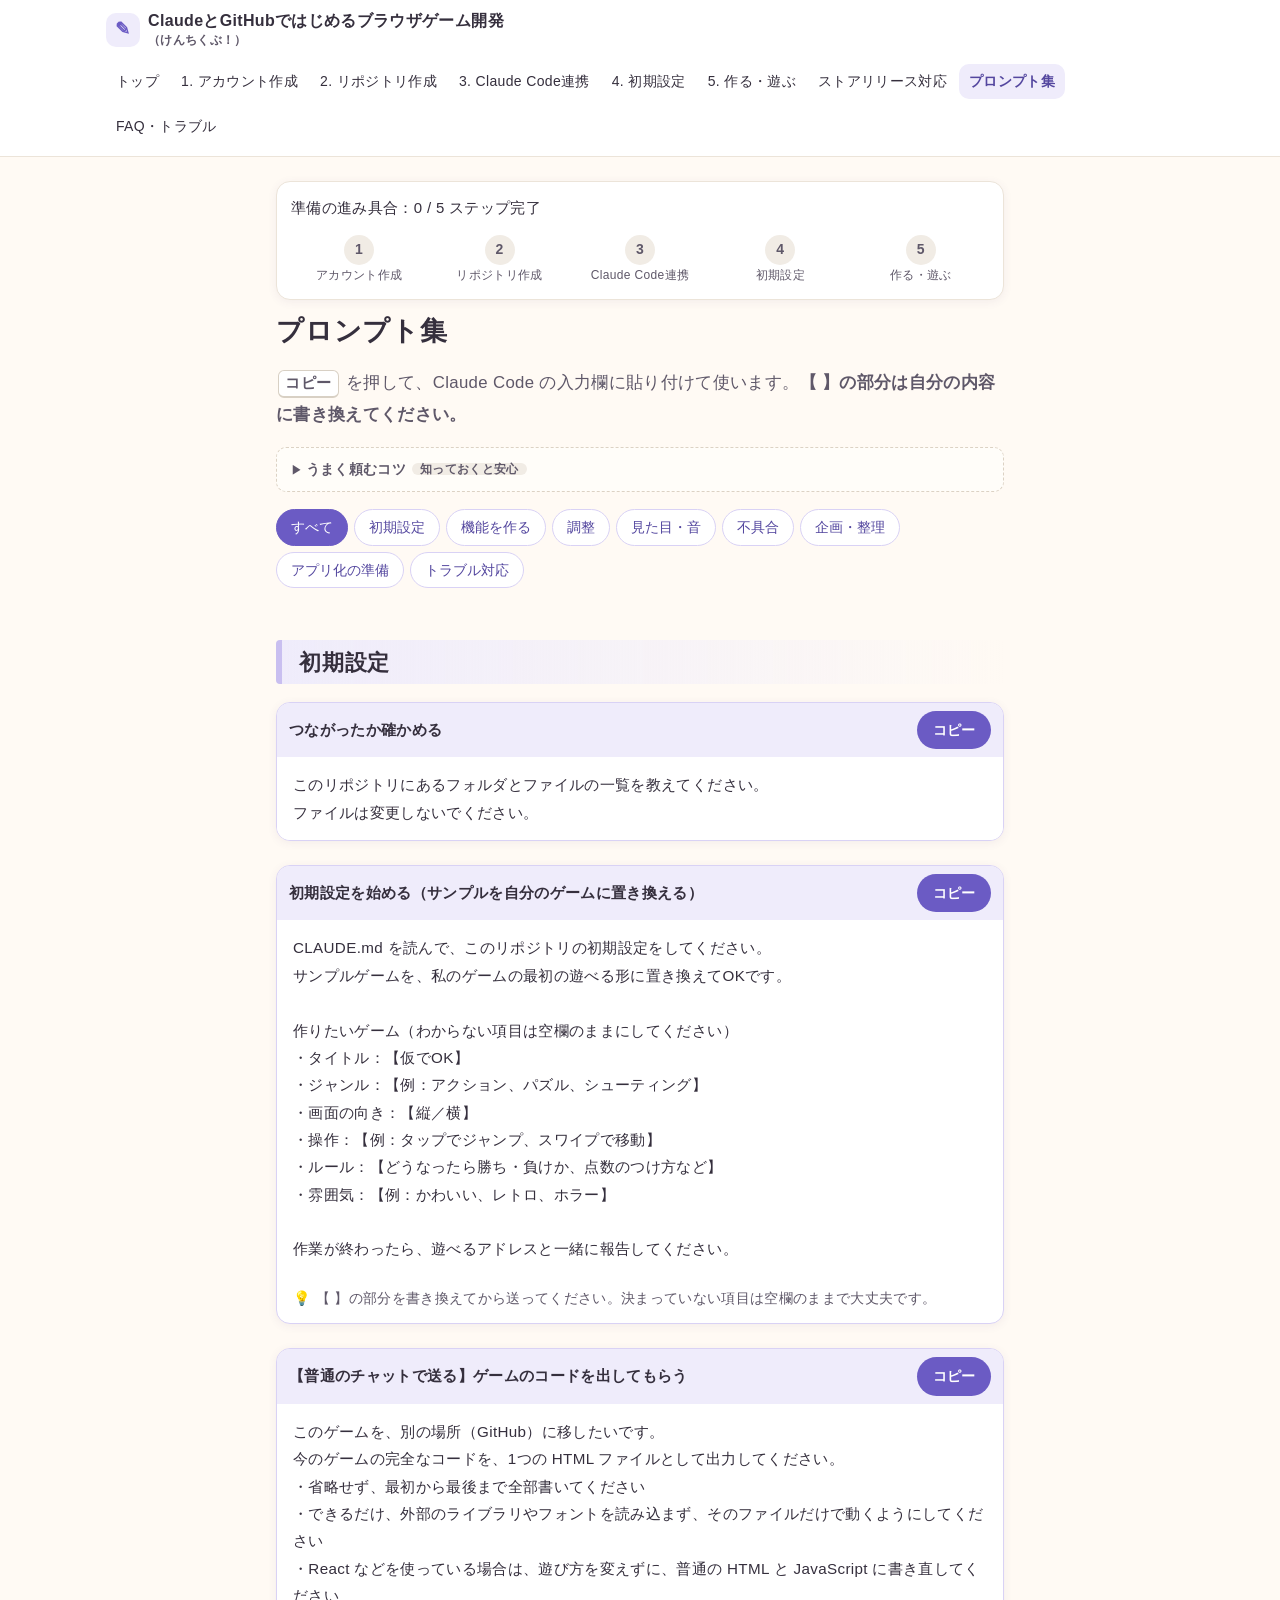
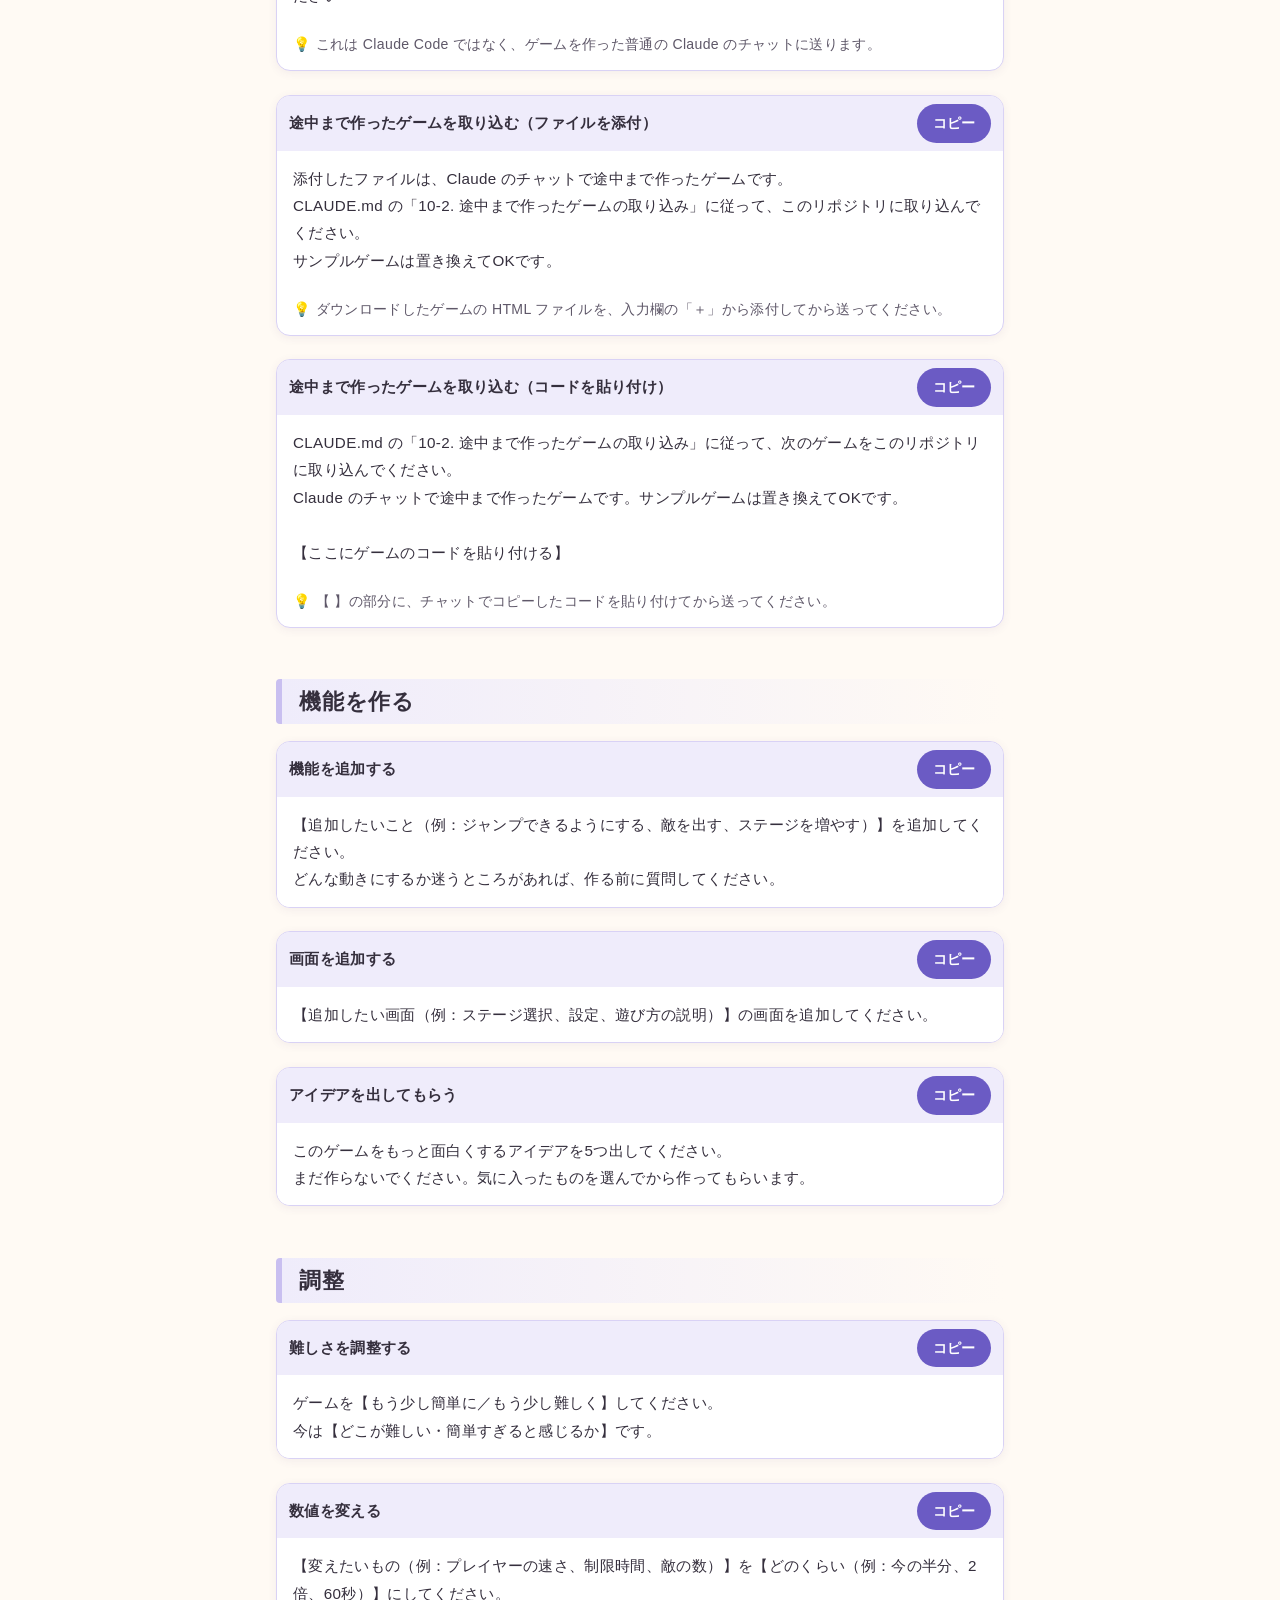
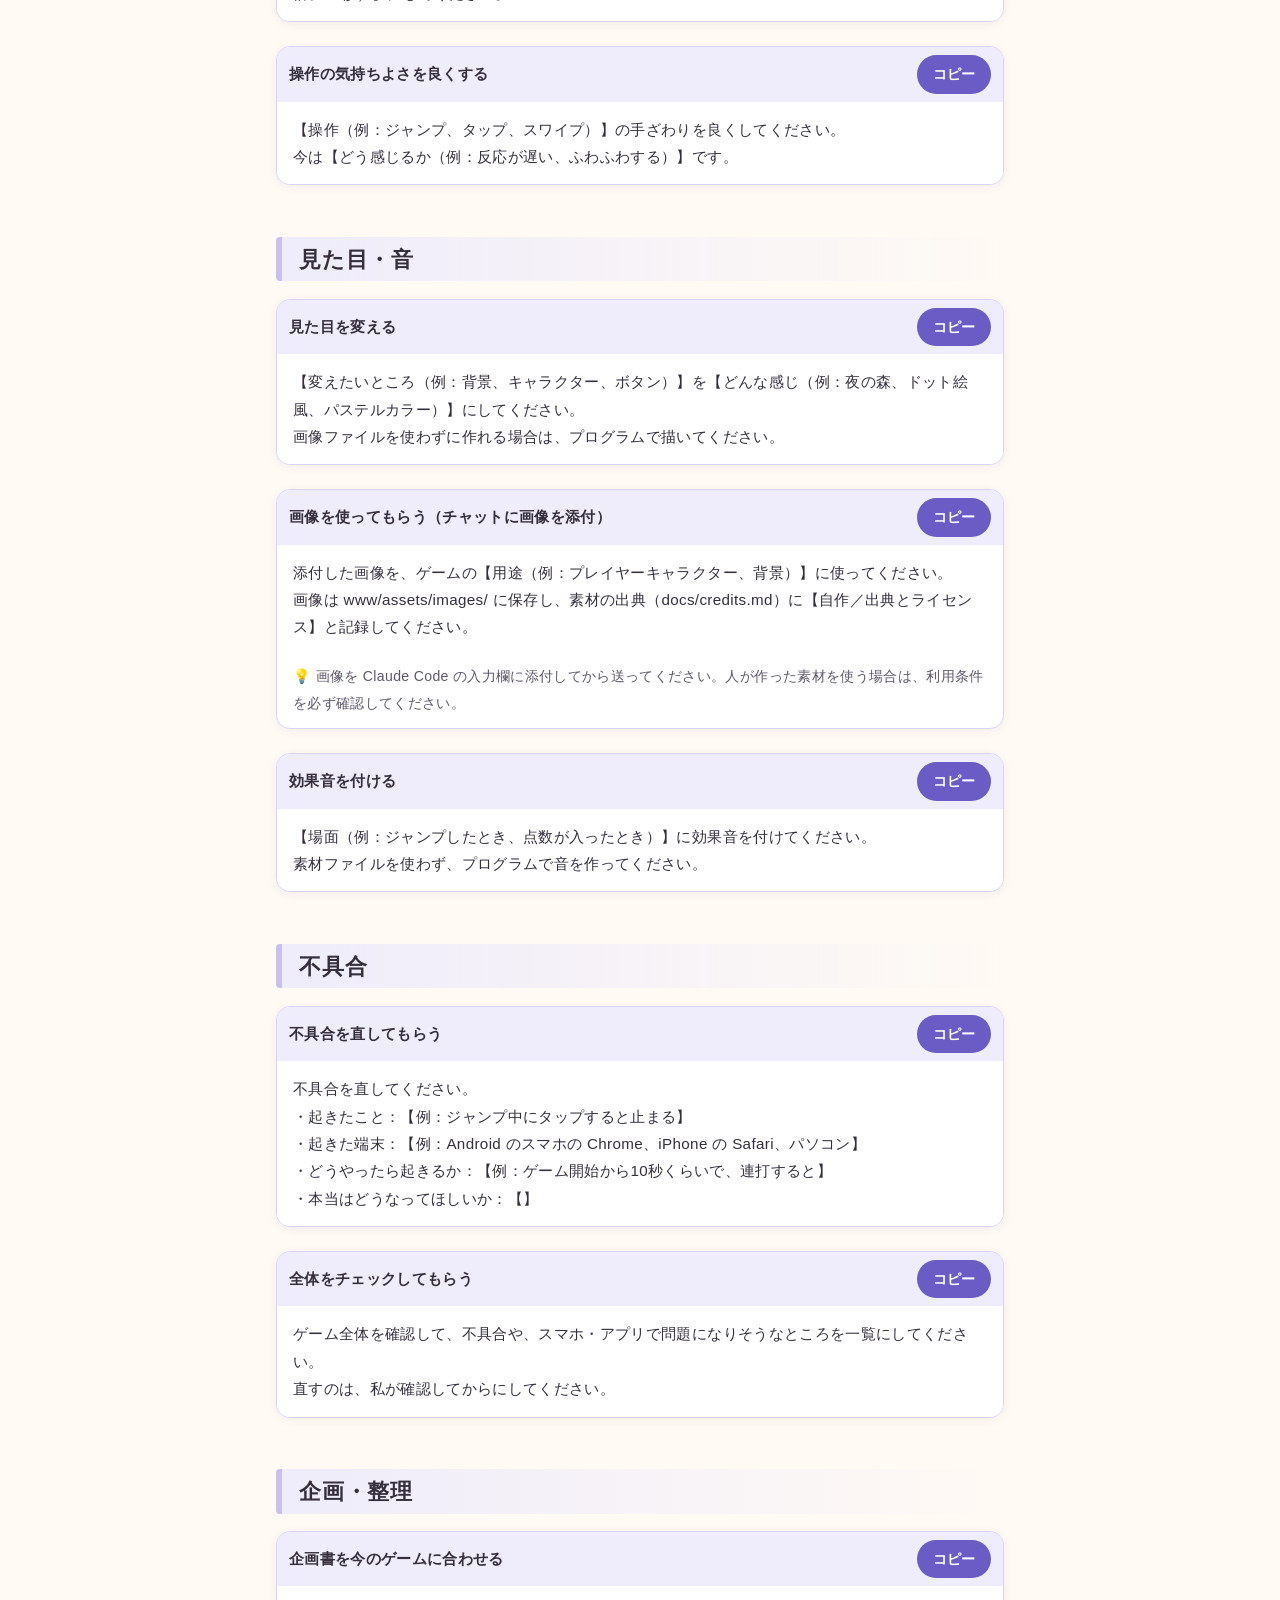
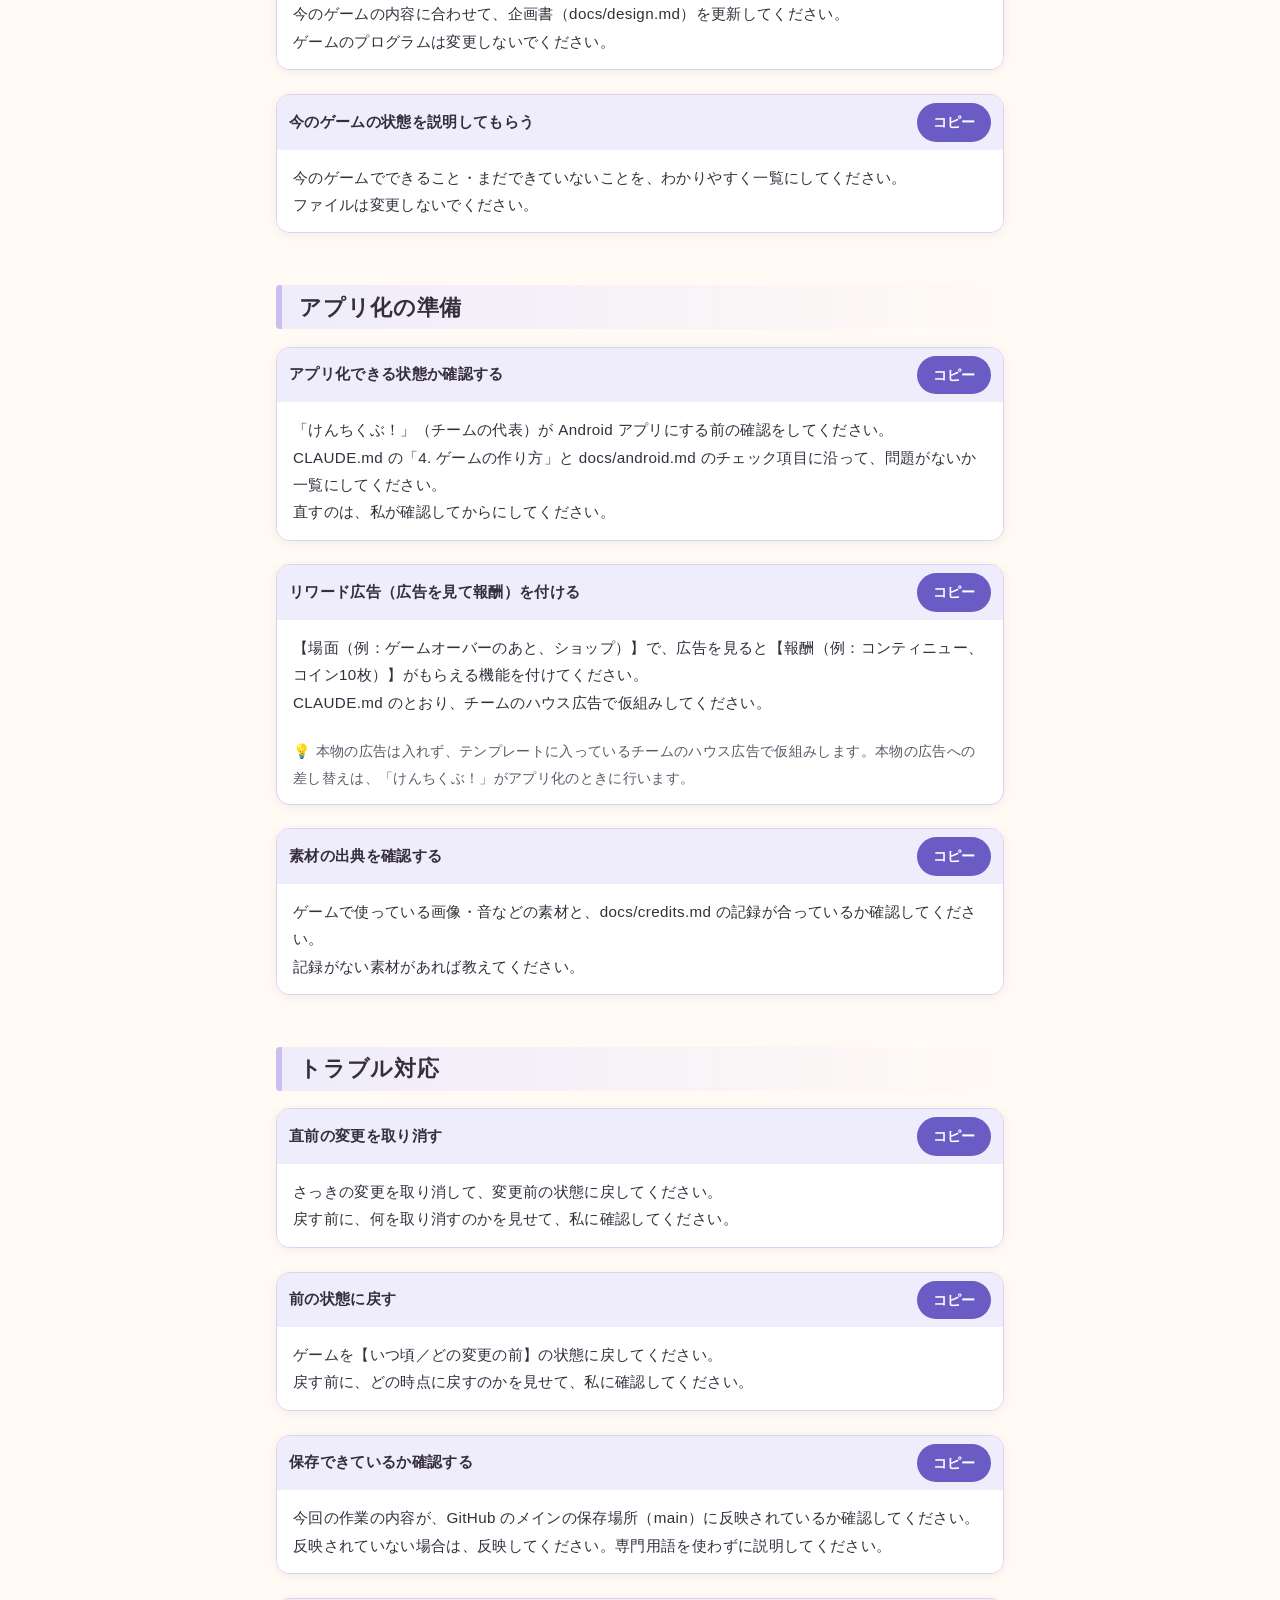
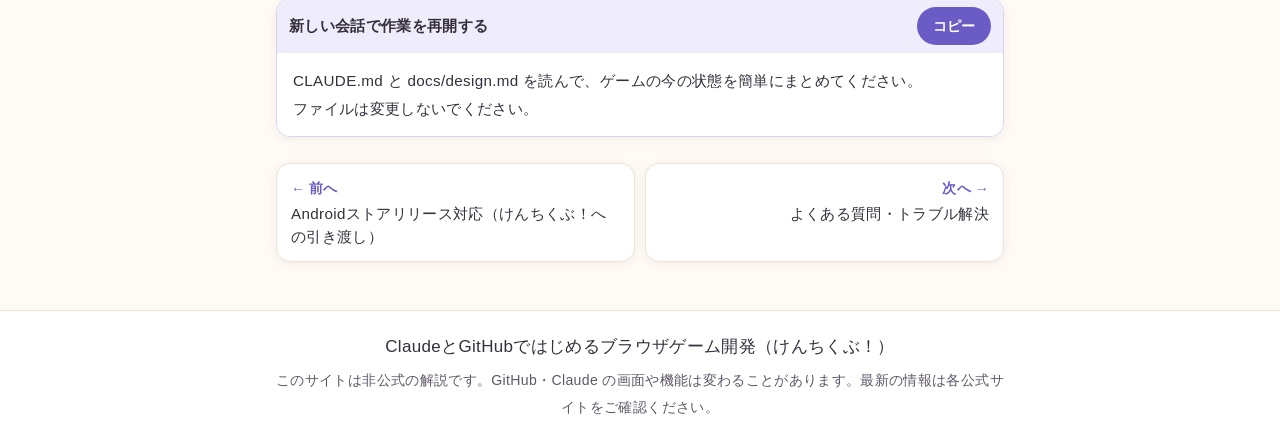
<file: prompts.html>
<!doctype html>
<html lang="ja">
<head>
<meta charset="utf-8">
<meta name="viewport" content="width=device-width, initial-scale=1">
<title>プロンプト集｜ClaudeとGitHubではじめるブラウザゲーム開発（けんちくぶ！）</title>
<meta name="description" content="機能の追加、調整、見た目・音、不具合、企画、アプリ化の準備など、Claudeによく使う指示をワンクリックでコピーできます。">
<link rel="icon" href="favicon.svg" type="image/svg+xml">
<link rel="stylesheet" href="assets/css/style.css">
<script src="assets/js/config.js" defer></script>
<script src="assets/js/prompts.js" defer></script>
<script src="assets/js/main.js" defer></script>
</head>
<body>
<a class="skip-link" href="#main">本文へ移動</a>
<header id="site-header" class="site-header">
  <div class="header-inner"><a class="brand" href="index.html">ClaudeとGitHubではじめるブラウザゲーム開発（けんちくぶ！）</a></div>
</header>

<main id="main">
<div id="progress" class="progress" aria-live="polite"></div>
<noscript><p class="callout callout-warn">このサイトのメニューやコピーボタンを使うには、ブラウザのJavaScriptを有効にしてください。</p></noscript>

<!-- ===== ここから本文 ===== -->
<article>
<h1>プロンプト集</h1>
<p class="lead"><span class="ui">コピー</span> を押して、Claude Code の入力欄に貼り付けて使います。<strong>【 】の部分は自分の内容に書き換えてください。</strong></p>

<details class="more">
  <summary>うまく頼むコツ<span class="more-tag">知っておくと安心</span></summary>
  <div class="more-body">
    <ul>
      <li>1回の依頼では、1つのことだけ頼みます。</li>
      <li>「もっと良くして」より、「ジャンプを今の1.5倍の高さに」のように具体的に伝えます。</li>
      <li>動きは、たとえで伝えるとわかりやすくなります（例：「ボールが弾むみたいに」）。</li>
      <li>意見だけほしいときは「ファイルは変更しないでください」と書き添えます。</li>
      <li>このとおりの文章でなくても、ふだんの言葉で頼めば Claude は理解します。</li>
    </ul>
  </div>
</details>

<div id="prompt-catalog">
  <p class="small">プロンプトを読み込んでいます…</p>
</div>
</article>
<!-- ===== ここまで本文 ===== -->

<nav id="pager" class="pager" aria-label="前後のページ"></nav>
</main>

<footer id="site-footer" class="site-footer"></footer>
</body>
</html>
</file>
<file: assets/css/style.css>
/* =========================================================
   ClaudeとGitHubではじめる小説管理 — 共通スタイル
   色はすべて :root の変数で管理しています。
   ========================================================= */
:root {
  color-scheme: light;
  --bg: #fffaf4;
  --surface: #ffffff;
  --text: #352f3d;
  --text-sub: #5f5869;
  --line: #ece4d9;

  --primary: #6b5bc4;        /* ボタン・リンク（白文字でも読める濃さ） */
  --primary-dark: #54479f;
  --primary-soft: #efecfb;   /* ラベンダー */

  --mint-soft: #e5f5ee;
  --mint-line: #9fd4bb;
  --pink-soft: #fdecef;
  --pink-line: #f0b3bf;
  --yellow-soft: #fff6dc;
  --yellow-line: #ecd08a;
  --blue-soft: #e8f1fb;
  --blue-line: #a9c7ea;

  --radius: 14px;
  --shadow: 0 2px 10px rgba(80, 60, 110, 0.07);
  --content-width: 760px;

  --font: "Hiragino Maru Gothic ProN", "Hiragino Sans", "Hiragino Kaku Gothic ProN",
          "BIZ UDPGothic", "Yu Gothic UI", "Yu Gothic", YuGothic, "Meiryo",
          "Noto Sans JP", "Noto Sans CJK JP", sans-serif;
  --font-mono: ui-monospace, "SFMono-Regular", Menlo, Consolas, "BIZ UDGothic", "MS Gothic", monospace;
}

*, *::before, *::after { box-sizing: border-box; }

html { -webkit-text-size-adjust: 100%; scroll-behavior: smooth; }

body {
  margin: 0;
  background: var(--bg);
  color: var(--text);
  font-family: var(--font);
  font-size: 17px;
  line-height: 1.9;
  letter-spacing: 0.02em;
  overflow-wrap: anywhere;
}

img { max-width: 100%; height: auto; }

a { color: var(--primary); text-underline-offset: 3px; }
a:hover { color: var(--primary-dark); }

:focus-visible { outline: 3px solid #f2a65a; outline-offset: 2px; border-radius: 4px; }

.skip-link {
  position: absolute; left: -9999px; top: 0;
  background: var(--primary); color: #fff; padding: 8px 14px; z-index: 100;
}
.skip-link:focus { left: 8px; top: 8px; }

/* ---------- ヘッダー ---------- */
.site-header {
  background: var(--surface);
  border-bottom: 1px solid var(--line);
  position: sticky; top: 0; z-index: 50;
}
.header-inner {
  max-width: 1100px; margin: 0 auto;
  display: flex; align-items: center; justify-content: space-between;
  padding: 10px 16px; gap: 12px;
}
.brand {
  display: flex; align-items: center; gap: 8px;
  color: var(--text); text-decoration: none; font-weight: 700; line-height: 1.4;
}
.brand-mark {
  display: inline-grid; place-items: center;
  width: 34px; height: 34px; border-radius: 10px;
  background: var(--primary-soft); color: var(--primary); font-size: 18px; flex: none;
}
.brand-name { font-size: 16px; }

.menu-toggle {
  font: inherit; font-size: 15px;
  background: var(--primary-soft); color: var(--primary-dark);
  border: 1px solid #d9d2f5; border-radius: 999px;
  padding: 6px 16px; cursor: pointer; white-space: nowrap; flex: none;
}
.site-nav { display: none; border-top: 1px solid var(--line); }
.site-nav.is-open { display: block; }
.nav-list {
  list-style: none; margin: 0 auto; padding: 8px 16px 14px; max-width: 1100px;
  display: grid; gap: 4px;
}
.nav-list a {
  display: flex; align-items: center; justify-content: space-between;
  padding: 8px 12px; border-radius: 10px;
  color: var(--text); text-decoration: none; font-size: 15px;
}
.nav-list a:hover { background: var(--primary-soft); }
.nav-list a[aria-current="page"] { background: var(--primary-soft); color: var(--primary-dark); font-weight: 700; }
.nav-done { color: #2f8a5f; font-weight: 700; margin-left: 8px; }

@media (min-width: 960px) {
  .menu-toggle { display: none; }
  .site-nav { display: block; border-top: 0; }
  .nav-list { display: flex; flex-wrap: wrap; gap: 2px; padding: 0 16px 8px; }
  .nav-list a { padding: 4px 10px; font-size: 14px; }
}

/* ---------- レイアウト ---------- */
main { max-width: var(--content-width); margin: 0 auto; padding: 24px 16px 48px; }

h1, h2, h3, h4 { line-height: 1.45; letter-spacing: 0.03em; }
h1 { font-size: 1.7rem; margin: 0.4em 0 0.6em; }
h2 {
  font-size: 1.35rem; margin: 2.4em 0 0.8em; padding: 0.3em 0 0.3em 0.8em;
  border-left: 6px solid #c9bff0; background: linear-gradient(90deg, var(--primary-soft), transparent);
  border-radius: 4px;
}
h3 { font-size: 1.12rem; margin: 2em 0 0.6em; }
p { margin: 0 0 1em; }
ul, ol { padding-left: 1.4em; }
li { margin: 0.25em 0; }

.lead { font-size: 1.05rem; color: var(--text-sub); }
.small { font-size: 0.88rem; color: var(--text-sub); }

kbd, .ui {
  display: inline-block; padding: 0 0.45em; margin: 0 0.1em;
  border: 1px solid #d8d0c4; border-bottom-width: 2px; border-radius: 6px;
  background: #fff; font-size: 0.92em; line-height: 1.6; font-weight: 600; white-space: nowrap;
}
code {
  font-family: var(--font-mono); font-size: 0.9em;
  background: #f4efe8; border-radius: 5px; padding: 0.1em 0.35em;
}

/* ---------- 進行状況 ---------- */
.progress {
  background: var(--surface); border: 1px solid var(--line);
  border-radius: var(--radius); padding: 12px 14px; margin-bottom: 8px; box-shadow: var(--shadow);
}
.progress-label { margin: 0 0 8px; font-size: 15px; }
.progress-steps {
  list-style: none; margin: 0; padding: 0;
  display: grid; grid-auto-flow: column; grid-auto-columns: 1fr; gap: 4px;
}
.progress-step a {
  display: flex; flex-direction: column; align-items: center; gap: 2px;
  text-decoration: none; color: var(--text-sub); font-size: 12px; line-height: 1.35; text-align: center;
}
.progress-step .dot {
  display: grid; place-items: center; width: 30px; height: 30px; border-radius: 50%;
  background: #f1ece5; color: var(--text-sub); font-weight: 700; font-size: 14px;
}
.progress-step.is-done .dot { background: var(--mint-soft); color: #23704c; border: 2px solid var(--mint-line); }
.progress-step.is-current .dot { background: var(--primary); color: #fff; }
.progress-step.is-current a { color: var(--primary-dark); font-weight: 700; }
@media (max-width: 480px) { .step-name { display: none; } }

/* ---------- 手順 ---------- */
.steps { list-style: none; counter-reset: step; padding: 0; margin: 1em 0 1.5em; }
.steps > li {
  counter-increment: step; position: relative;
  background: var(--surface); border: 1px solid var(--line); border-radius: var(--radius);
  padding: 14px 16px 14px 60px; margin: 0 0 12px; box-shadow: var(--shadow);
}
.steps > li::before {
  content: counter(step);
  position: absolute; left: 14px; top: 14px;
  width: 32px; height: 32px; border-radius: 50%;
  display: grid; place-items: center;
  background: var(--primary-soft); color: var(--primary-dark); font-weight: 700;
}
.steps > li > :last-child { margin-bottom: 0; }
.steps .shot { margin-top: 10px; }

/* ---------- 注意書き ---------- */
.callout {
  border-radius: var(--radius); padding: 14px 16px; margin: 1.2em 0;
  border: 1px solid var(--blue-line); background: var(--blue-soft);
}
.callout > :last-child { margin-bottom: 0; }
.callout-title { font-weight: 700; margin-bottom: 0.3em; }
.callout-tip { background: var(--mint-soft); border-color: var(--mint-line); }
.callout-warn { background: var(--pink-soft); border-color: var(--pink-line); }
.callout-pending { background: var(--yellow-soft); border-color: var(--yellow-line); }
.badge {
  display: inline-block; font-size: 0.75rem; font-weight: 700; line-height: 1.6;
  padding: 0 0.7em; border-radius: 999px; vertical-align: 0.15em; margin-left: 0.3em;
  background: var(--yellow-soft); border: 1px solid var(--yellow-line); color: #7a5a06;
}

/* ---------- スクリーンショット ---------- */
.shot { margin: 1em 0; }
.shot img { display: block; border: 1px solid var(--line); border-radius: 10px; }
.shot-placeholder {
  display: flex; flex-direction: column; align-items: center; justify-content: center;
  min-height: 150px; padding: 16px;
  border: 2px dashed #d9cfc2; border-radius: 10px; background: #fbf7f1; color: var(--text-sub);
}
.shot-icon { font-size: 28px; }
.shot-label { font-weight: 700; }
.shot-id { font-size: 12px; font-family: var(--font-mono); }
.shot figcaption { font-size: 0.88rem; color: var(--text-sub); margin-top: 6px; text-align: center; }

/* ---------- プロンプト（コピー） ---------- */
.prompt-box {
  background: var(--surface); border: 1px solid #d9d2f5; border-radius: var(--radius);
  margin: 1em 0 1.4em; overflow: hidden; box-shadow: var(--shadow);
}
.prompt-head {
  display: flex; align-items: center; justify-content: space-between; gap: 8px; flex-wrap: wrap;
  background: var(--primary-soft); padding: 8px 12px;
}
.prompt-title { font-weight: 700; font-size: 0.95rem; }
.prompt-text {
  margin: 0; padding: 14px 16px;
  font-family: var(--font); font-size: 0.95rem; line-height: 1.8;
  white-space: pre-wrap; word-break: break-word; background: #fff;
}
.prompt-note { margin: 0; padding: 8px 16px 12px; font-size: 0.88rem; color: var(--text-sub); }
.copy-btn {
  font: inherit; font-size: 14px; font-weight: 700; cursor: pointer;
  background: var(--primary); color: #fff; border: 0; border-radius: 999px;
  padding: 6px 16px; min-height: 36px;
}
.copy-btn:hover { background: var(--primary-dark); }
.copy-btn.is-copied { background: #2f8a5f; }

/* ---------- ボタン ---------- */
.button {
  display: inline-block; text-decoration: none; text-align: center;
  background: var(--primary); color: #fff; font-weight: 700;
  padding: 12px 28px; border-radius: 999px; box-shadow: 0 3px 0 var(--primary-dark);
}
.button:hover { color: #fff; background: var(--primary-dark); }
.button-large { font-size: 1.15rem; padding: 14px 40px; }

/* ---------- 表 ---------- */
.table-wrap { overflow-x: auto; margin: 1em 0 1.4em; }
table { border-collapse: collapse; width: 100%; background: var(--surface); font-size: 0.95rem; }
th, td { border: 1px solid var(--line); padding: 8px 10px; text-align: left; vertical-align: top; }
th { background: #f7f2ea; white-space: nowrap; }

/* ---------- カード（トップ） ---------- */
.hero {
  text-align: center; padding: 32px 16px 24px;
  background: linear-gradient(160deg, var(--primary-soft), var(--pink-soft) 60%, var(--mint-soft));
  border-radius: 24px; margin-bottom: 8px;
}
.hero h1 { font-size: 1.9rem; margin-top: 0; }
.hero .lead { color: var(--text); }
.cards { display: grid; gap: 12px; grid-template-columns: 1fr; margin: 1em 0; }
@media (min-width: 640px) { .cards { grid-template-columns: 1fr 1fr; } }
.card {
  background: var(--surface); border: 1px solid var(--line); border-radius: var(--radius);
  padding: 16px; box-shadow: var(--shadow);
}
.card h3 { margin: 0 0 0.4em; font-size: 1.05rem; }
.card p { margin: 0 0 0.5em; font-size: 0.95rem; }
.card p:last-child { margin-bottom: 0; }
.card-icon { font-size: 1.6rem; display: block; margin-bottom: 4px; }

/* ---------- チェックリスト（トップ） ---------- */
.checklist { list-style: none; padding: 0; margin: 1em 0; }
.checklist-item a {
  display: flex; align-items: center; gap: 12px; text-decoration: none; color: var(--text);
  background: var(--surface); border: 1px solid var(--line); border-radius: var(--radius);
  padding: 12px 14px; margin-bottom: 8px; box-shadow: var(--shadow);
}
.checklist-item a:hover { border-color: #c9bff0; }
.check-no {
  flex: none; display: grid; place-items: center; width: 32px; height: 32px; border-radius: 50%;
  background: var(--primary-soft); color: var(--primary-dark); font-weight: 700;
}
.checklist-item.is-done .check-no { background: var(--mint-soft); color: #23704c; }
.check-title { flex: 1; font-weight: 600; }
.check-badge { font-size: 0.8rem; padding: 0 10px; border-radius: 999px; background: var(--mint-soft); color: #23704c; font-weight: 700; }
.checklist-item.is-next .check-badge { background: var(--yellow-soft); color: #7a5a06; }
.checklist-item.is-next a { border: 2px solid #c9bff0; }

/* ---------- 完了チェック・前へ次へ ---------- */
.step-done {
  margin: 2.5em 0 1em; padding: 16px; border-radius: var(--radius);
  background: var(--mint-soft); border: 1px solid var(--mint-line); text-align: center;
}
.done-label { display: inline-flex; align-items: center; gap: 10px; font-weight: 700; cursor: pointer; }
.done-label input { width: 22px; height: 22px; accent-color: #2f8a5f; }
.done-note { font-size: 0.82rem; color: var(--text-sub); margin: 6px 0 0; }

.pager { display: grid; grid-template-columns: 1fr 1fr; gap: 10px; margin-top: 1.5em; }
.pager-link {
  display: flex; flex-direction: column; gap: 2px; text-decoration: none;
  background: var(--surface); border: 1px solid var(--line); border-radius: var(--radius);
  padding: 12px 14px; box-shadow: var(--shadow); color: var(--text);
}
.pager-link:hover { border-color: #c9bff0; color: var(--text); }
.pager-next { text-align: right; grid-column: 2; }
.pager-dir { font-size: 0.85rem; color: var(--primary); font-weight: 700; }
.pager-title { font-size: 0.95rem; line-height: 1.5; }

/* ---------- 目次・FAQ ---------- */
.toc {
  background: var(--surface); border: 1px solid var(--line); border-radius: var(--radius);
  padding: 12px 16px; margin: 1em 0;
}
.toc p { margin: 0 0 4px; font-weight: 700; }
.toc ol { margin: 0; }

details.faq {
  background: var(--surface); border: 1px solid var(--line); border-radius: var(--radius);
  margin: 0 0 10px; box-shadow: var(--shadow);
}
details.faq summary {
  cursor: pointer; padding: 12px 16px; font-weight: 700; list-style: none; position: relative; padding-right: 40px;
}
details.faq summary::-webkit-details-marker { display: none; }
details.faq summary::before { content: "Q. "; color: var(--primary); }
details.faq summary::after { content: "＋"; position: absolute; right: 16px; color: var(--primary); }
details.faq[open] summary::after { content: "－"; }
details.faq .answer { padding: 0 16px 14px; border-top: 1px dashed var(--line); padding-top: 10px; }
details.faq .answer > :last-child { margin-bottom: 0; }

/* ---------- プロンプト集の絞り込み ---------- */
.filter { display: flex; flex-wrap: wrap; gap: 6px; margin: 1em 0 0.5em; }
.filter button {
  font: inherit; font-size: 14px; cursor: pointer;
  border: 1px solid #d9d2f5; background: var(--surface); color: var(--primary-dark);
  padding: 4px 14px; border-radius: 999px;
}
.filter button[aria-pressed="true"] { background: var(--primary); border-color: var(--primary); color: #fff; }

/* ---------- フッター ---------- */
.site-footer { border-top: 1px solid var(--line); background: var(--surface); }
.footer-inner { max-width: var(--content-width); margin: 0 auto; padding: 20px 16px; text-align: center; }
.footer-inner p { margin: 0 0 4px; }

@media (max-width: 480px) {
  body { font-size: 16px; }
  h1 { font-size: 1.45rem; }
  .hero h1 { font-size: 1.5rem; }
  .steps > li { padding-left: 52px; }
  .steps > li::before { left: 10px; }
}

@media print {
  .site-header, .pager, .step-done, .copy-btn, .progress { display: none; }
}

/* ページ内リンクで飛んだとき、見出しが固定ヘッダーに隠れないようにする */
[id] { scroll-margin-top: 120px; }

/* =========================================================
   読む優先度の部品
   ・通常の文字 …… 必ず読むこと（手順・注意）
   ・.todo ……… ページ冒頭の「このページでやること」
   ・.note ……… 補足（小さい文字。読み飛ばしてもOK）
   ・details.more … くわしい説明（クリックで開く。読み飛ばしてもOK）
   ========================================================= */
.todo {
  background: var(--surface); border: 2px solid #c9bff0; border-radius: var(--radius);
  padding: 14px 18px; margin: 0.6em 0 1.6em; box-shadow: var(--shadow);
}
.todo-title { font-weight: 700; color: var(--primary-dark); margin: 0 0 0.3em; }
.todo ol { margin: 0 0 0.4em; font-weight: 600; }
.todo-meta { margin: 0; font-size: 0.82rem; color: var(--text-sub); }

.note {
  font-size: 0.86rem; line-height: 1.8; color: var(--text-sub);
  border-left: 3px solid #e3dbcf; padding: 2px 0 2px 12px; margin: 0.6em 0 1.2em;
}
.note::before {
  content: "補足"; display: inline-block; font-size: 0.72rem; font-weight: 700; line-height: 1.6;
  padding: 0 8px; margin-bottom: 2px; border-radius: 999px; background: #f1ece5; color: var(--text-sub);
}
.note p, .note ul, .note ol { margin: 0 0 0.4em; }
.note > :last-child { margin-bottom: 0; }
.note .table-wrap { margin: 0.4em 0; }
.note table { font-size: 0.84rem; }

details.more {
  margin: 0.6em 0 1.2em; border: 1px dashed #dcd2c4; border-radius: 10px; background: #fffdf9;
  font-size: 0.88rem; color: var(--text-sub);
}
details.more > summary {
  cursor: pointer; padding: 8px 14px; font-weight: 700; color: var(--text-sub); list-style: none;
}
details.more > summary::-webkit-details-marker { display: none; }
details.more > summary::before { content: "▶ "; font-size: 0.75em; }
details.more[open] > summary::before { content: "▼ "; }
details.more > summary .more-tag {
  font-size: 0.72rem; font-weight: 700; padding: 0 8px; border-radius: 999px;
  background: #f1ece5; margin-left: 6px; vertical-align: 0.1em;
}
.more-body { padding: 0 14px 12px; line-height: 1.8; }
.more-body > :last-child { margin-bottom: 0; }
.more-body h3 { font-size: 0.98rem; color: var(--text); margin: 1em 0 0.4em; }
.more-body table { font-size: 0.84rem; }

/* 手順の中の補足は、さらに控えめに */
.steps .note { margin: 0.4em 0 0; }
.step-main { font-weight: 600; }

/* 必ず読む注意は、はっきり目立たせる */
.must {
  border-radius: var(--radius); padding: 12px 16px; margin: 1.2em 0;
  background: var(--pink-soft); border: 2px solid var(--pink-line);
}
.must::before {
  content: "必ず確認"; display: inline-block; font-size: 0.75rem; font-weight: 700;
  padding: 0 10px; border-radius: 999px; background: #c2415d; color: #fff; margin-bottom: 4px;
}
.must > :last-child { margin-bottom: 0; }
.must p { font-weight: 600; }

/* 画像の拡大リンク */
.shot-link { display: block; cursor: zoom-in; }

/* 画像の ①②③ に対応する操作の一覧 */
.marks { list-style: none; padding: 0; margin: 0.6em 0; }
.marks li { display: flex; gap: 8px; align-items: flex-start; font-weight: 600; margin: 0.4em 0; }
.marks .mark { flex: none; color: #e8590c; font-weight: 700; font-size: 1.1em; line-height: 1.7; }

/* 見出しの小さい副題（例：（けんちくぶ！）） */
h1 small { display: inline-block; font-size: 0.6em; color: var(--text-sub); font-weight: 700; }
.brand-sub { display: block; font-size: 0.78em; color: var(--text-sub); }

/* カードを横いっぱいに（カードの数が奇数のとき用） */
.card-wide { grid-column: 1 / -1; }
.card p.small { margin-top: 0.5em; font-size: 0.82rem; }
</file>
